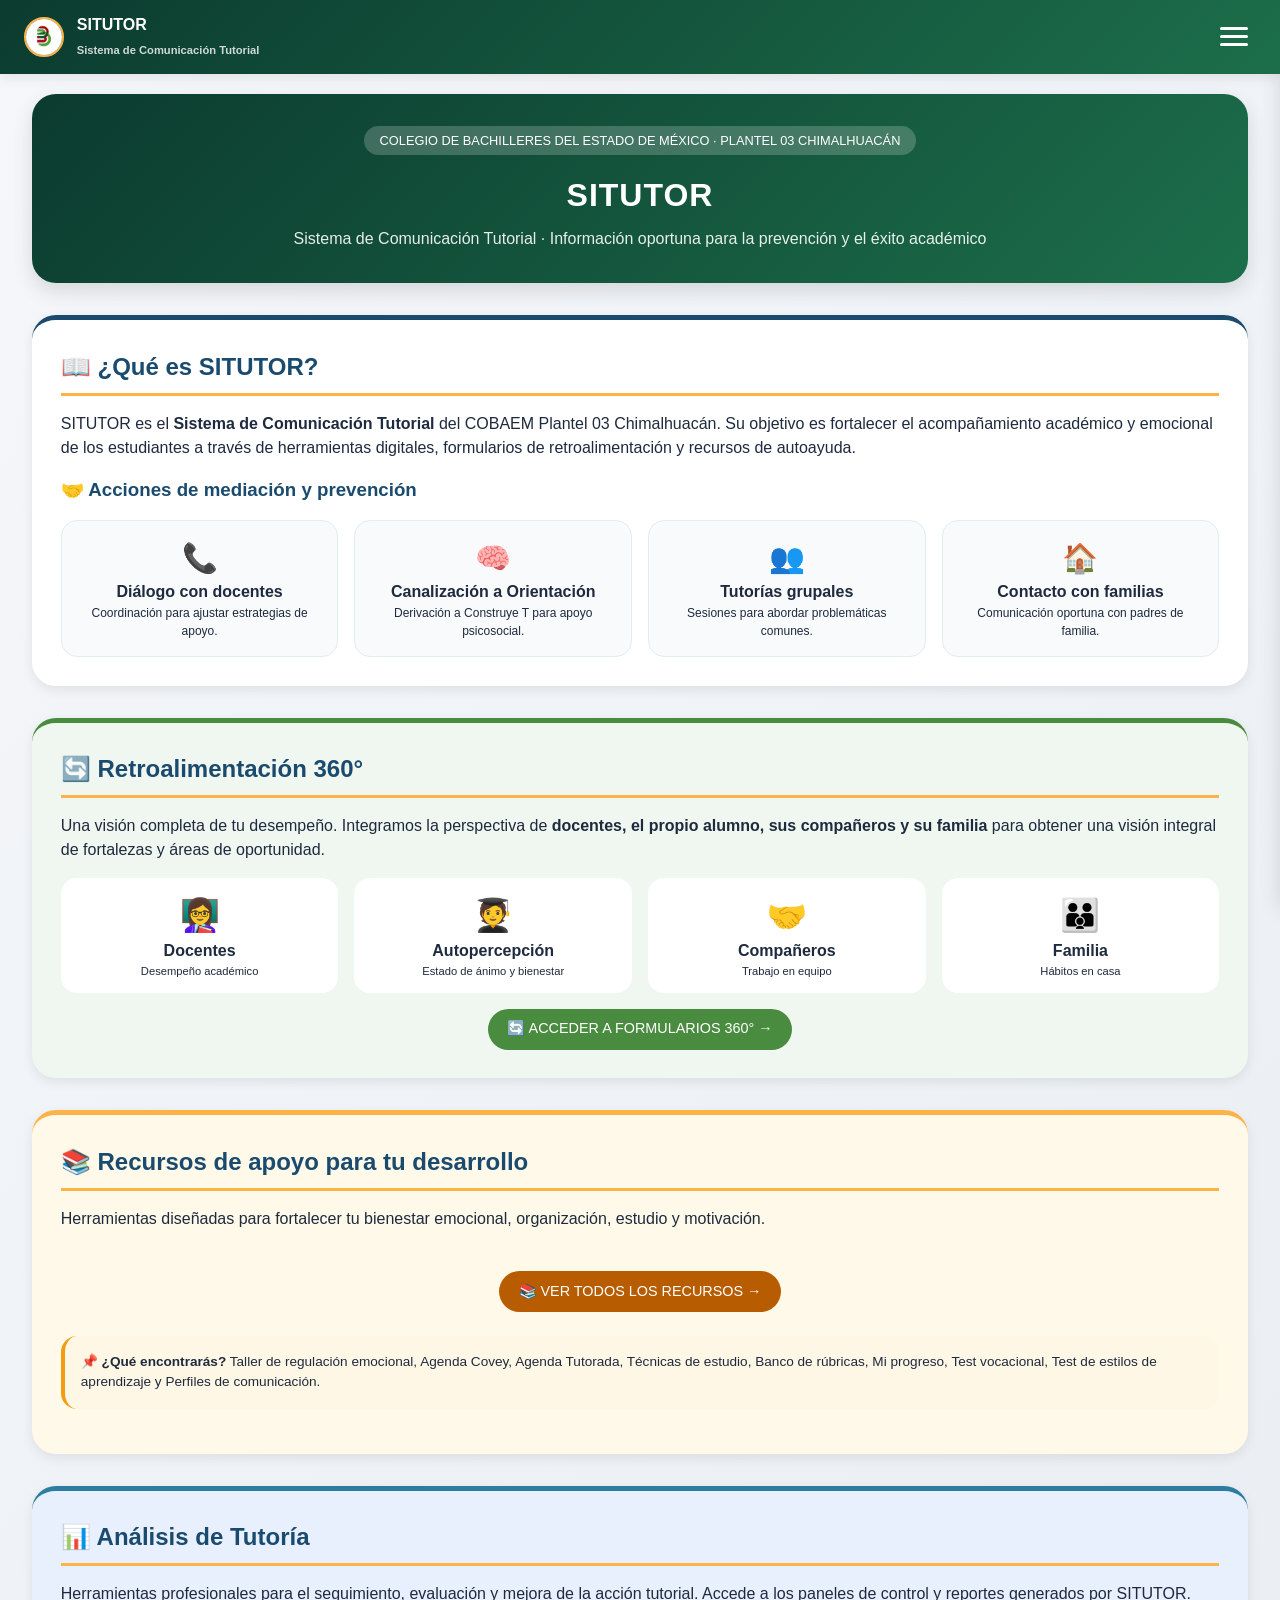
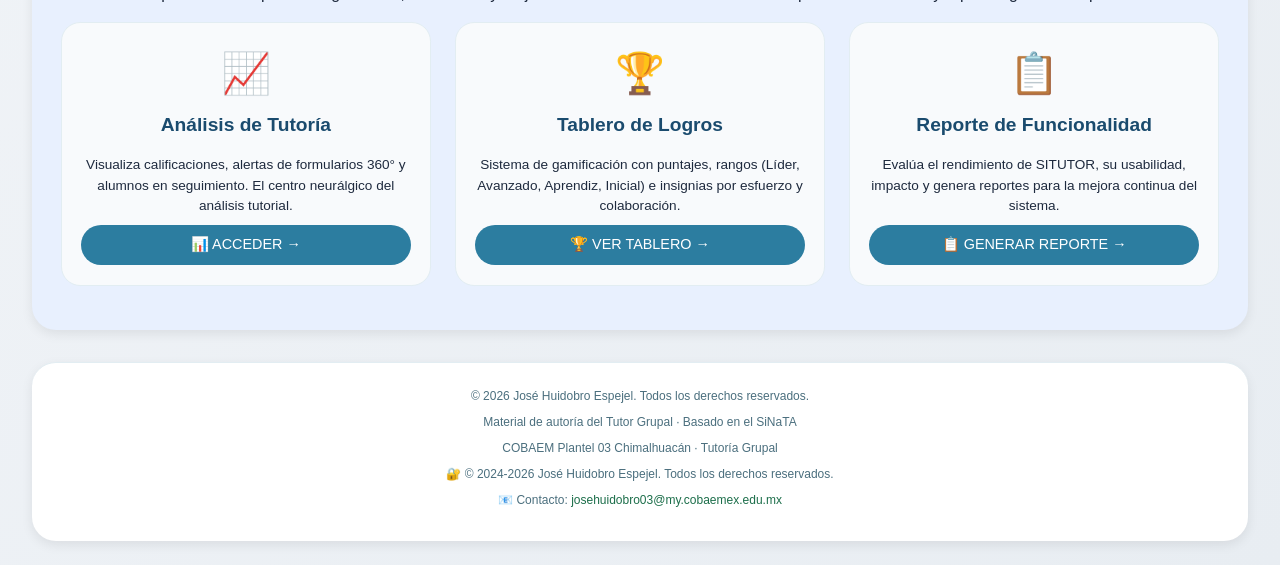
<file: index.html>
<!DOCTYPE html>
<html lang="es">
<head>
    <meta charset="UTF-8">
    <meta name="viewport" content="width=device-width, initial-scale=1.0, user-scalable=yes">
    <title>SITUTOR | Sistema de Comunicación Tutorial | COBAEM</title>
    
    <!-- Google tag (gtag.js) -->
    <script async src="https://www.googletagmanager.com/gtag/js?id=G-1RSFG49EQK"></script>
    <script>
        window.dataLayer = window.dataLayer || [];
        function gtag(){dataLayer.push(arguments);}
        gtag('js', new Date());
        gtag('config', 'G-1RSFG49EQK');
    </script>
    
    <!-- CSS externo común -->
    <link rel="stylesheet" href="situtor.css">
    
    <style>
        /* Colores de sección */
        .seccion-que-es { background: white; border-top: 5px solid #1a4b6e; }
        .seccion-360 { background: #f0f7f0; border-top: 5px solid #4a8c3f; }
        .seccion-recursos { background: #fef9e8; border-top: 5px solid #ffb347; }
        .seccion-analisis { background: #e8f0fe; border-top: 5px solid #2c7da0; }
        
        /* Contenedor de iconos de retroalimentación */
        .iconos-360 {
            display: flex;
            flex-wrap: wrap;
            gap: 1rem;
            margin: 1rem 0;
        }
        .icono-item {
            flex: 1;
            min-width: 200px;
            background: white;
            border-radius: 1rem;
            padding: 0.8rem;
            text-align: center;
        }
        .icono-item .emoji { font-size: 2rem; }
        
        /* Botón de acceso a recursos */
        .btn-acceso {
            background: #b85c00;
            margin-top: 1rem;
        }
    </style>
</head>
<body>
    <!-- MENÚ FIJO DE HAMBURGUESA -->
    <div class="menu-fijo">
        <div class="logo-menu">
            <img src="logo_tutor.png" alt="Logo" class="logo-menu-img" onerror="this.style.display='none'">
            <div class="logo-menu-text">SITUTOR<br><small>Sistema de Comunicación Tutorial</small></div>
        </div>
        <button class="hamburguesa" id="menuToggle"><span></span><span></span><span></span></button>
    </div>

    <div class="menu-panel" id="menuPanel">
        <ul>
            <li><a href="index.html">🏠 Inicio</a></li>
            <li><a href="retroalimentacion_360.html">🔄 Retroalimentación 360°</a></li>
            <li><a href="recursos_apoyo.html">📚 Recursos de apoyo</a></li>
            <li><a href="analisis_tutoria.html">📊 Análisis de Tutoría</a></li>
        </ul>
    </div>
    <div class="menu-overlay" id="menuOverlay"></div>

    <div class="container">
        <!-- HEADER PRINCIPAL -->
        <div class="header">
            <div class="school-badge">COLEGIO DE BACHILLERES DEL ESTADO DE MÉXICO · PLANTEL 03 CHIMALHUACÁN</div>
            <h1>SITUTOR</h1>
            <p>Sistema de Comunicación Tutorial · Información oportuna para la prevención y el éxito académico</p>
        </div>

        <!-- SECCIÓN 1: ¿QUÉ ES SITUTOR? + ACCIONES DE MEDIACIÓN -->
        <div id="seccion-que-es" class="seccion seccion-que-es">
            <h2>📖 ¿Qué es SITUTOR?</h2>
            <p style="margin-bottom: 1rem;">SITUTOR es el <strong>Sistema de Comunicación Tutorial</strong> del COBAEM Plantel 03 Chimalhuacán. Su objetivo es fortalecer el acompañamiento académico y emocional de los estudiantes a través de herramientas digitales, formularios de retroalimentación y recursos de autoayuda.</p>
            <h3 style="color: #1a4b6e; margin: 1rem 0 0.5rem;">🤝 Acciones de mediación y prevención</h3>
            <div class="grid-acciones">
                <div class="accion-item"><div class="icono">📞</div><strong>Diálogo con docentes</strong><p style="font-size: 0.75rem;">Coordinación para ajustar estrategias de apoyo.</p></div>
                <div class="accion-item"><div class="icono">🧠</div><strong>Canalización a Orientación</strong><p style="font-size: 0.75rem;">Derivación a Construye T para apoyo psicosocial.</p></div>
                <div class="accion-item"><div class="icono">👥</div><strong>Tutorías grupales</strong><p style="font-size: 0.75rem;">Sesiones para abordar problemáticas comunes.</p></div>
                <div class="accion-item"><div class="icono">🏠</div><strong>Contacto con familias</strong><p style="font-size: 0.75rem;">Comunicación oportuna con padres de familia.</p></div>
            </div>
        </div>

        <!-- SECCIÓN 2: RETROALIMENTACIÓN 360° -->
        <div id="seccion-360" class="seccion seccion-360">
            <h2>🔄 Retroalimentación 360°</h2>
            <p>Una visión completa de tu desempeño. Integramos la perspectiva de <strong>docentes, el propio alumno, sus compañeros y su familia</strong> para obtener una visión integral de fortalezas y áreas de oportunidad.</p>
            <div class="iconos-360">
                <div class="icono-item"><div class="emoji">👩‍🏫</div><strong>Docentes</strong><p style="font-size: 0.7rem;">Desempeño académico</p></div>
                <div class="icono-item"><div class="emoji">🧑‍🎓</div><strong>Autopercepción</strong><p style="font-size: 0.7rem;">Estado de ánimo y bienestar</p></div>
                <div class="icono-item"><div class="emoji">🤝</div><strong>Compañeros</strong><p style="font-size: 0.7rem;">Trabajo en equipo</p></div>
                <div class="icono-item"><div class="emoji">👪</div><strong>Familia</strong><p style="font-size: 0.7rem;">Hábitos en casa</p></div>
            </div>
            <div style="text-align: center;"><a href="retroalimentacion_360.html" class="btn btn-360">🔄 ACCEDER A FORMULARIOS 360° →</a></div>
        </div>

        <!-- SECCIÓN 3: RECURSOS DE APOYO -->
        <div id="seccion-recursos" class="seccion seccion-recursos">
            <h2>📚 Recursos de apoyo para tu desarrollo</h2>
            <p>Herramientas diseñadas para fortalecer tu bienestar emocional, organización, estudio y motivación.</p>
            <div style="text-align: center; margin: 1.5rem 0;">
                <a href="recursos_apoyo.html" class="btn btn-acceso">📚 VER TODOS LOS RECURSOS →</a>
            </div>
            <div class="warning-note" style="margin-top: 1rem;">
                <strong>📌 ¿Qué encontrarás?</strong> Taller de regulación emocional, Agenda Covey, Agenda Tutorada, Técnicas de estudio, Banco de rúbricas, Mi progreso, Test vocacional, Test de estilos de aprendizaje y Perfiles de comunicación.
            </div>
        </div>

        <!-- SECCIÓN 4: ANÁLISIS DE TUTORÍA -->
        <div id="seccion-analisis" class="seccion seccion-analisis">
            <h2>📊 Análisis de Tutoría</h2>
            <p>Herramientas profesionales para el seguimiento, evaluación y mejora de la acción tutorial. Accede a los paneles de control y reportes generados por SITUTOR.</p>
            <div class="analisis-grid">
                <div class="analisis-card protected" data-url="analisis_tutoria.html">
                    <div class="icono-analisis">📈</div>
                    <h3>Análisis de Tutoría</h3>
                    <p>Visualiza calificaciones, alertas de formularios 360° y alumnos en seguimiento. El centro neurálgico del análisis tutorial.</p>
                    <div class="btn" style="background: #2c7da0;">📊 ACCEDER →</div>
                </div>
                <div class="analisis-card protected" data-url="tablero_logros.html">
                    <div class="icono-analisis">🏆</div>
                    <h3>Tablero de Logros</h3>
                    <p>Sistema de gamificación con puntajes, rangos (Líder, Avanzado, Aprendiz, Inicial) e insignias por esfuerzo y colaboración.</p>
                    <div class="btn" style="background: #2c7da0;">🏆 VER TABLERO →</div>
                </div>
                <div class="analisis-card protected" data-url="reporte_funcionalidad_situtor.html">
                    <div class="icono-analisis">📋</div>
                    <h3>Reporte de Funcionalidad</h3>
                    <p>Evalúa el rendimiento de SITUTOR, su usabilidad, impacto y genera reportes para la mejora continua del sistema.</p>
                    <div class="btn" style="background: #2c7da0;">📋 GENERAR REPORTE →</div>
                </div>
            </div>
        </div>

        <!-- FOOTER -->
        <footer class="footer">
            <div class="footer-contenido">
                <p>© 2026 José Huidobro Espejel. Todos los derechos reservados.</p>
                <p>Material de autoría del Tutor Grupal · Basado en el SiNaTA</p>
                <p>COBAEM Plantel 03 Chimalhuacán · Tutoría Grupal</p>
                <p>🔐 © 2024-2026 José Huidobro Espejel. Todos los derechos reservados.</p>
                <p>📧 Contacto: <a href="mailto:josehuidobro03@my.cobaemex.edu.mx">josehuidobro03@my.cobaemex.edu.mx</a></p>
            </div>
        </footer>
    </div>

    <script>
        // Menú de hamburguesa
        const menuToggle = document.getElementById('menuToggle');
        const menuPanel = document.getElementById('menuPanel');
        const menuOverlay = document.getElementById('menuOverlay');
        function closeMenu() { menuPanel.classList.remove('open'); menuOverlay.classList.remove('active'); menuToggle.classList.remove('active'); }
        function openMenu() { menuPanel.classList.add('open'); menuOverlay.classList.add('active'); menuToggle.classList.add('active'); }
        menuToggle.addEventListener('click', () => { menuPanel.classList.contains('open') ? closeMenu() : openMenu(); });
        menuOverlay.addEventListener('click', closeMenu);

        // Navegación suave desde el menú
        document.querySelectorAll('.menu-panel a[href^="#"]').forEach(link => {
            link.addEventListener('click', (e) => {
                e.preventDefault();
                const targetId = link.getAttribute('href').substring(1);
                const target = document.getElementById(targetId);
                if (target) target.scrollIntoView({ behavior: 'smooth', block: 'start' });
                closeMenu();
            });
        });

        // Protección por contraseña para análisis
        const CONTRASENA = "qwepoi";
        function verificarContrasena(url) {
            const overlay = document.createElement('div');
            overlay.className = 'password-overlay';
            overlay.innerHTML = `
                <div class="password-modal">
                    <h3>🔐 Acceso restringido</h3>
                    <p>Esta sección es exclusiva para el Tutor Grupal.</p>
                    <input type="password" id="claveAcceso" placeholder="Contraseña" autofocus>
                    <button id="btnVerificarClave">Ingresar</button>
                    <div id="errorClave" class="error-msg"></div>
                    <hr style="margin: 1rem 0;">
                    <button id="btnCancelar" style="background:#94a3b8;">Cancelar</button>
                </div>
            `;
            document.body.appendChild(overlay);
            const input = document.getElementById('claveAcceso');
            const btnVerificar = document.getElementById('btnVerificarClave');
            const btnCancelar = document.getElementById('btnCancelar');
            const errorDiv = document.getElementById('errorClave');
            function verificar() {
                if (input.value === CONTRASENA) { overlay.remove(); window.location.href = url; }
                else { errorDiv.textContent = '❌ Contraseña incorrecta. Acceso denegado.'; input.value = ''; input.focus(); }
            }
            btnVerificar.addEventListener('click', verificar);
            btnCancelar.addEventListener('click', () => overlay.remove());
            input.addEventListener('keypress', (e) => { if (e.key === 'Enter') verificar(); });
            input.focus();
        }
        document.querySelectorAll('.analisis-card.protected').forEach(card => {
            const url = card.getAttribute('data-url');
            if (url) card.addEventListener('click', (e) => { if (e.target.classList.contains('btn')) e.stopPropagation(); verificarContrasena(url); });
        });
    </script>
</body>
</html>
</file>
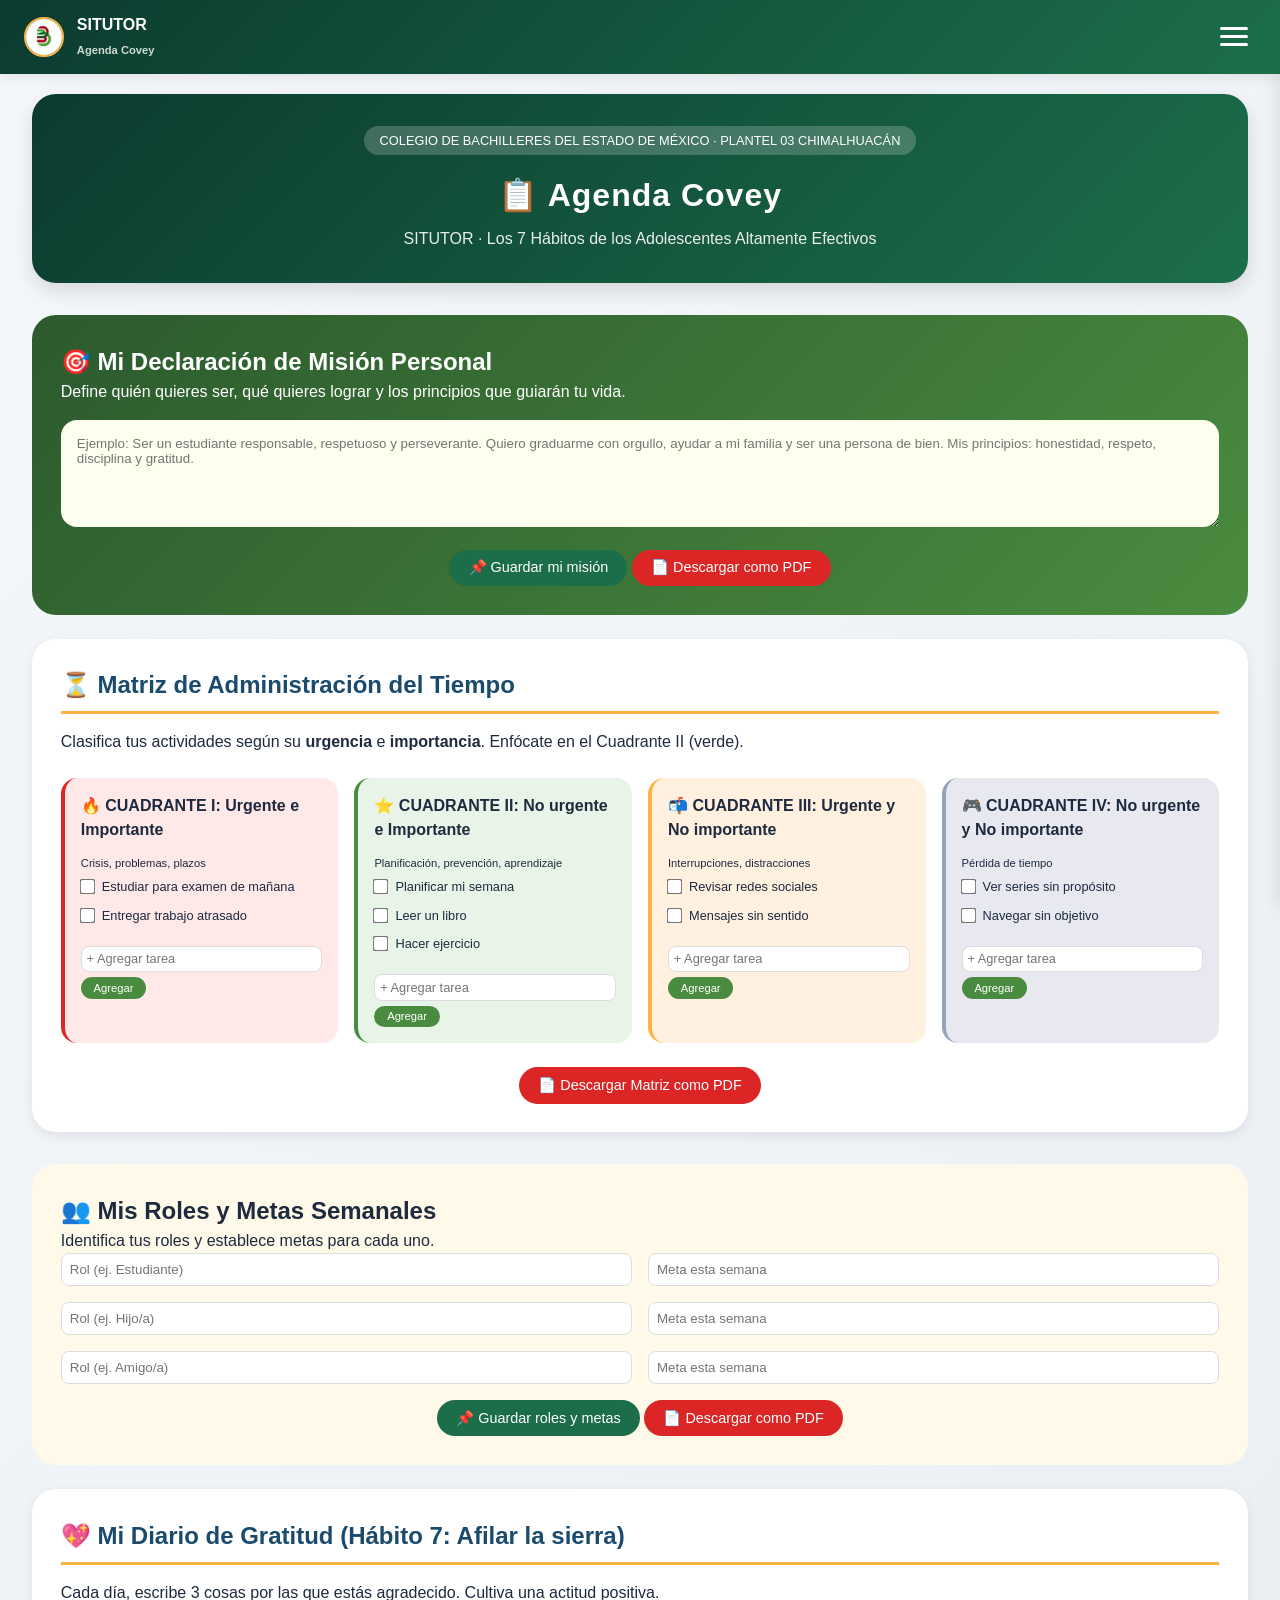
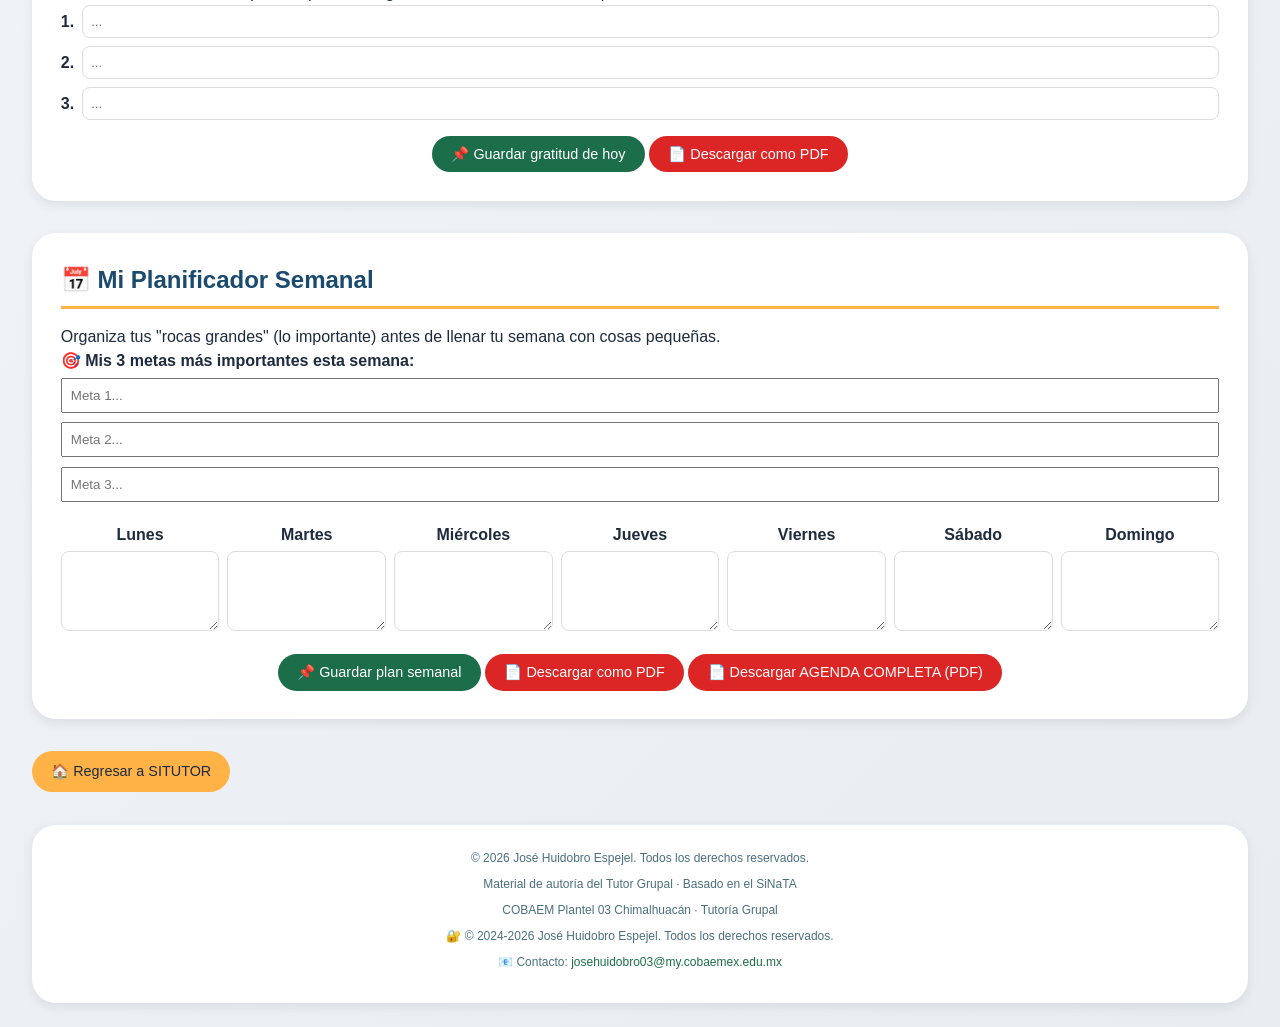
<file: agenda_covey.html>
<!DOCTYPE html>
<html lang="es">
<head>
    <meta charset="UTF-8">
    <meta name="viewport" content="width=device-width, initial-scale=1.0, user-scalable=yes">
    <title>SITUTOR | Agenda Covey | Los 7 Hábitos | COBAEM</title>
    
    <!-- CSS externo común -->
    <link rel="stylesheet" href="situtor.css">
    
    <!-- Estilos específicos de la agenda -->
    <style>
        /* Matriz de tiempo - 4 cuadrantes */
        .matriz-tiempo {
            display: grid;
            grid-template-columns: repeat(auto-fit, minmax(250px, 1fr));
            gap: 1rem;
            margin: 1.5rem 0;
        }

        .cuadrante {
            padding: 1rem;
            border-radius: 1rem;
            min-height: 220px;
        }

        .cuadrante h4 {
            margin-bottom: 0.8rem;
            font-size: 1rem;
        }

        .cuadrante ul {
            list-style: none;
            margin-bottom: 0.5rem;
        }

        .cuadrante li {
            font-size: 0.8rem;
            padding: 0.3rem 0;
            display: flex;
            align-items: center;
            gap: 0.5rem;
        }

        .cuadrante input[type="checkbox"] {
            transform: scale(1.2);
            cursor: pointer;
        }

        .cuadrante input[type="text"] {
            width: 100%;
            padding: 0.3rem;
            border: 1px solid #ddd;
            border-radius: 0.5rem;
            font-size: 0.8rem;
            margin-top: 0.5rem;
        }

        .cuadrante-i { background: #ffe8e8; border-left: 4px solid #dc2626; }
        .cuadrante-ii { background: #e8f4e8; border-left: 4px solid #4a8c3f; }
        .cuadrante-iii { background: #fff0e0; border-left: 4px solid #ffb347; }
        .cuadrante-iv { background: #e8e8f0; border-left: 4px solid #94a3b8; }

        /* Misión */
        .mision-section {
            background: linear-gradient(135deg, #2c5a2e 0%, #4a8c3f 100%);
            color: white;
            border-radius: 1.5rem;
            padding: 1.8rem;
            margin-bottom: 1.5rem;
        }

        .mision-section textarea {
            width: 100%;
            padding: 1rem;
            border-radius: 1rem;
            border: none;
            font-family: inherit;
            margin-top: 1rem;
            background: #fffff0;
            resize: vertical;
        }

        /* Roles */
        .roles-section {
            background: #fef9e8;
            border-radius: 1.5rem;
            padding: 1.8rem;
            margin-bottom: 1.5rem;
        }

        .rol-item {
            display: flex;
            gap: 1rem;
            margin-bottom: 1rem;
            flex-wrap: wrap;
        }

        .rol-item input {
            flex: 1;
            padding: 0.5rem;
            border: 1px solid #ddd;
            border-radius: 0.5rem;
        }

        /* Plan semanal */
        .plan-semanal-grid {
            display: grid;
            grid-template-columns: repeat(7, 1fr);
            gap: 0.5rem;
            margin-top: 1rem;
        }

        .plan-dia {
            text-align: center;
        }

        .plan-dia strong {
            display: block;
            margin-bottom: 0.3rem;
        }

        .plan-dia textarea {
            width: 100%;
            height: 80px;
            padding: 0.3rem;
            font-size: 0.7rem;
            border: 1px solid #ddd;
            border-radius: 0.5rem;
            resize: vertical;
        }

        /* Gratitud */
        .gratitud-item {
            display: flex;
            gap: 0.5rem;
            margin-bottom: 0.5rem;
            align-items: center;
        }

        .gratitud-item input {
            flex: 1;
            padding: 0.5rem;
            border: 1px solid #ddd;
            border-radius: 0.5rem;
        }

        /* Botón agregar */
        .btn-agregar {
            background: #4a8c3f;
            color: white;
            border: none;
            padding: 0.3rem 0.8rem;
            border-radius: 1rem;
            cursor: pointer;
            font-size: 0.7rem;
            margin-top: 0.3rem;
        }

        @media (max-width: 750px) {
            .plan-semanal-grid {
                grid-template-columns: repeat(2, 1fr);
            }
            .matriz-tiempo {
                grid-template-columns: 1fr;
            }
            .rol-item {
                flex-direction: column;
            }
        }
    </style>
</head>
<body>
    <!-- MENÚ FIJO DE HAMBURGUESA -->
    <div class="menu-fijo">
        <div class="logo-menu">
            <img src="logo_tutor.png" alt="Logo" class="logo-menu-img" onerror="this.style.display='none'">
            <div class="logo-menu-text">SITUTOR<br><small>Agenda Covey</small></div>
        </div>
        <button class="hamburguesa" id="menuToggle"><span></span><span></span><span></span></button>
    </div>

    <div class="menu-panel" id="menuPanel">
        <ul>
            <li><a href="index.html">🏠 Inicio</a></li>
            <li><a href="retroalimentacion_360.html">🔄 Retroalimentación 360°</a></li>
            <li><a href="index.html#seccion-recursos">📚 Recursos de apoyo</a></li>
            <li><a href="index.html#seccion-analisis">📊 Análisis de Tutoría</a></li>
        </ul>
    </div>
    <div class="menu-overlay" id="menuOverlay"></div>

    <div class="container">
        <!-- HEADER PRINCIPAL -->
        <div class="header">
            <div class="school-badge">COLEGIO DE BACHILLERES DEL ESTADO DE MÉXICO · PLANTEL 03 CHIMALHUACÁN</div>
            <h1>📋 Agenda Covey</h1>
            <p>SITUTOR · Los 7 Hábitos de los Adolescentes Altamente Efectivos</p>
        </div>

        <!-- MISIÓN PERSONAL -->
        <div class="mision-section">
            <h2 style="color:white; border-bottom-color:#ffb347;">🎯 Mi Declaración de Misión Personal</h2>
            <p style="color:white;">Define quién quieres ser, qué quieres lograr y los principios que guiarán tu vida.</p>
            <textarea id="misionTexto" rows="5" placeholder="Ejemplo: Ser un estudiante responsable, respetuoso y perseverante. Quiero graduarme con orgullo, ayudar a mi familia y ser una persona de bien. Mis principios: honestidad, respeto, disciplina y gratitud."></textarea>
            <div style="text-align: center; margin-top: 1rem;">
                <button class="btn btn-primary" onclick="guardarMision()">📌 Guardar mi misión</button>
                <button class="btn btn-pdf" onclick="generarPDF('mision')">📄 Descargar como PDF</button>
            </div>
        </div>

        <!-- MATRIZ DE TIEMPO (4 CUADRANTES) -->
        <div class="seccion">
            <h2>⏳ Matriz de Administración del Tiempo</h2>
            <p>Clasifica tus actividades según su <strong>urgencia</strong> e <strong>importancia</strong>. Enfócate en el Cuadrante II (verde).</p>
            
            <div class="matriz-tiempo">
                <div class="cuadrante cuadrante-i">
                    <h4>🔥 CUADRANTE I: Urgente e Importante</h4>
                    <p style="font-size:0.7rem;">Crisis, problemas, plazos</p>
                    <ul id="c1-lista">
                        <li><input type="checkbox"> Estudiar para examen de mañana</li>
                        <li><input type="checkbox"> Entregar trabajo atrasado</li>
                    </ul>
                    <input type="text" id="c1-nueva" placeholder="+ Agregar tarea">
                    <button class="btn-agregar" onclick="agregarTarea('c1-lista','c1-nueva')">Agregar</button>
                </div>
                <div class="cuadrante cuadrante-ii">
                    <h4>⭐ CUADRANTE II: No urgente e Importante</h4>
                    <p style="font-size:0.7rem;">Planificación, prevención, aprendizaje</p>
                    <ul id="c2-lista">
                        <li><input type="checkbox"> Planificar mi semana</li>
                        <li><input type="checkbox"> Leer un libro</li>
                        <li><input type="checkbox"> Hacer ejercicio</li>
                    </ul>
                    <input type="text" id="c2-nueva" placeholder="+ Agregar tarea">
                    <button class="btn-agregar" onclick="agregarTarea('c2-lista','c2-nueva')">Agregar</button>
                </div>
                <div class="cuadrante cuadrante-iii">
                    <h4>📬 CUADRANTE III: Urgente y No importante</h4>
                    <p style="font-size:0.7rem;">Interrupciones, distracciones</p>
                    <ul id="c3-lista">
                        <li><input type="checkbox"> Revisar redes sociales</li>
                        <li><input type="checkbox"> Mensajes sin sentido</li>
                    </ul>
                    <input type="text" id="c3-nueva" placeholder="+ Agregar tarea">
                    <button class="btn-agregar" onclick="agregarTarea('c3-lista','c3-nueva')">Agregar</button>
                </div>
                <div class="cuadrante cuadrante-iv">
                    <h4>🎮 CUADRANTE IV: No urgente y No importante</h4>
                    <p style="font-size:0.7rem;">Pérdida de tiempo</p>
                    <ul id="c4-lista">
                        <li><input type="checkbox"> Ver series sin propósito</li>
                        <li><input type="checkbox"> Navegar sin objetivo</li>
                    </ul>
                    <input type="text" id="c4-nueva" placeholder="+ Agregar tarea">
                    <button class="btn-agregar" onclick="agregarTarea('c4-lista','c4-nueva')">Agregar</button>
                </div>
            </div>
            <div style="text-align: center; margin-top: 1rem;">
                <button class="btn btn-pdf" onclick="generarPDF('matriz')">📄 Descargar Matriz como PDF</button>
            </div>
        </div>

        <!-- ROLES Y METAS -->
        <div class="roles-section">
            <h2>👥 Mis Roles y Metas Semanales</h2>
            <p>Identifica tus roles y establece metas para cada uno.</p>
            <div id="roles-container">
                <div class="rol-item"><input type="text" id="rol1" placeholder="Rol (ej. Estudiante)"><input type="text" id="meta1" placeholder="Meta esta semana"></div>
                <div class="rol-item"><input type="text" id="rol2" placeholder="Rol (ej. Hijo/a)"><input type="text" id="meta2" placeholder="Meta esta semana"></div>
                <div class="rol-item"><input type="text" id="rol3" placeholder="Rol (ej. Amigo/a)"><input type="text" id="meta3" placeholder="Meta esta semana"></div>
            </div>
            <div style="text-align: center;">
                <button class="btn btn-primary" onclick="guardarRoles()">📌 Guardar roles y metas</button>
                <button class="btn btn-pdf" onclick="generarPDF('roles')">📄 Descargar como PDF</button>
            </div>
        </div>

        <!-- DIARIO DE GRATITUD -->
        <div class="seccion">
            <h2>💖 Mi Diario de Gratitud (Hábito 7: Afilar la sierra)</h2>
            <p>Cada día, escribe 3 cosas por las que estás agradecido. Cultiva una actitud positiva.</p>
            <div class="gratitud-item"><strong>1.</strong> <input type="text" id="gratitud1" placeholder="..."></div>
            <div class="gratitud-item"><strong>2.</strong> <input type="text" id="gratitud2" placeholder="..."></div>
            <div class="gratitud-item"><strong>3.</strong> <input type="text" id="gratitud3" placeholder="..."></div>
            <div style="text-align: center; margin-top: 1rem;">
                <button class="btn btn-primary" onclick="guardarGratitud()">📌 Guardar gratitud de hoy</button>
                <button class="btn btn-pdf" onclick="generarPDF('gratitud')">📄 Descargar como PDF</button>
            </div>
        </div>

        <!-- PLANIFICADOR SEMANAL -->
        <div class="seccion">
            <h2>📅 Mi Planificador Semanal</h2>
            <p>Organiza tus "rocas grandes" (lo importante) antes de llenar tu semana con cosas pequeñas.</p>
            <div style="margin-bottom: 1rem;">
                <label><strong>🎯 Mis 3 metas más importantes esta semana:</strong></label>
                <input type="text" id="metaSemana1" style="width:100%; margin:0.3rem 0; padding:0.5rem;" placeholder="Meta 1...">
                <input type="text" id="metaSemana2" style="width:100%; margin:0.3rem 0; padding:0.5rem;" placeholder="Meta 2...">
                <input type="text" id="metaSemana3" style="width:100%; margin:0.3rem 0; padding:0.5rem;" placeholder="Meta 3...">
            </div>
            <div class="plan-semanal-grid">
                <div class="plan-dia"><strong>Lunes</strong><textarea id="lun" rows="3"></textarea></div>
                <div class="plan-dia"><strong>Martes</strong><textarea id="mar" rows="3"></textarea></div>
                <div class="plan-dia"><strong>Miércoles</strong><textarea id="mie" rows="3"></textarea></div>
                <div class="plan-dia"><strong>Jueves</strong><textarea id="jue" rows="3"></textarea></div>
                <div class="plan-dia"><strong>Viernes</strong><textarea id="vie" rows="3"></textarea></div>
                <div class="plan-dia"><strong>Sábado</strong><textarea id="sab" rows="3"></textarea></div>
                <div class="plan-dia"><strong>Domingo</strong><textarea id="dom" rows="3"></textarea></div>
            </div>
            <div style="text-align: center; margin-top: 1rem;">
                <button class="btn btn-primary" onclick="guardarPlanSemanal()">📌 Guardar plan semanal</button>
                <button class="btn btn-pdf" onclick="generarPDF('semanal')">📄 Descargar como PDF</button>
                <button class="btn btn-pdf" onclick="generarPDFCompleto()">📄 Descargar AGENDA COMPLETA (PDF)</button>
            </div>
        </div>

        <!-- BOTONES DE NAVEGACIÓN -->
        <div class="botonera">
            <a href="index.html" class="btn btn-regresar">🏠 Regresar a SITUTOR</a>
        </div>

        <!-- FOOTER -->
        <footer class="footer">
            <div class="footer-contenido">
                <p>© 2026 José Huidobro Espejel. Todos los derechos reservados.</p>
                <p>Material de autoría del Tutor Grupal · Basado en el SiNaTA</p>
                <p>COBAEM Plantel 03 Chimalhuacán · Tutoría Grupal</p>
                <p>🔐 © 2024-2026 José Huidobro Espejel. Todos los derechos reservados.</p>
                <p>📧 Contacto: <a href="mailto:josehuidobro03@my.cobaemex.edu.mx">josehuidobro03@my.cobaemex.edu.mx</a></p>
            </div>
        </footer>
    </div>

    <script>
        // Menú de hamburguesa
        const menuToggle = document.getElementById('menuToggle');
        const menuPanel = document.getElementById('menuPanel');
        const menuOverlay = document.getElementById('menuOverlay');
        function closeMenu() { menuPanel.classList.remove('open'); menuOverlay.classList.remove('active'); menuToggle.classList.remove('active'); }
        function openMenu() { menuPanel.classList.add('open'); menuOverlay.classList.add('active'); menuToggle.classList.add('active'); }
        menuToggle.addEventListener('click', () => { menuPanel.classList.contains('open') ? closeMenu() : openMenu(); });
        menuOverlay.addEventListener('click', closeMenu);

        // ==================== AGREGAR TAREAS A MATRIZ ====================
        function agregarTarea(listaId, inputId) {
            const input = document.getElementById(inputId);
            const texto = input.value.trim();
            if (texto === "") return;
            const lista = document.getElementById(listaId);
            const nuevoItem = document.createElement('li');
            nuevoItem.innerHTML = `<input type="checkbox"> ${texto}`;
            lista.appendChild(nuevoItem);
            input.value = "";
            guardarMatriz();
        }

        function guardarMatriz() {
            const data = {
                c1: document.getElementById('c1-lista').innerHTML,
                c2: document.getElementById('c2-lista').innerHTML,
                c3: document.getElementById('c3-lista').innerHTML,
                c4: document.getElementById('c4-lista').innerHTML
            };
            localStorage.setItem('situtorMatrizCovey', JSON.stringify(data));
        }

        function cargarMatriz() {
            const guardado = localStorage.getItem('situtorMatrizCovey');
            if (guardado) {
                const data = JSON.parse(guardado);
                document.getElementById('c1-lista').innerHTML = data.c1;
                document.getElementById('c2-lista').innerHTML = data.c2;
                document.getElementById('c3-lista').innerHTML = data.c3;
                document.getElementById('c4-lista').innerHTML = data.c4;
            }
        }

        // ==================== MISIÓN ====================
        function guardarMision() {
            localStorage.setItem('situtorMisionPersonal', document.getElementById('misionTexto').value);
            alert('✅ Misión guardada en SITUTOR');
        }
        function cargarMision() {
            const m = localStorage.getItem('situtorMisionPersonal');
            if (m) document.getElementById('misionTexto').value = m;
        }

        // ==================== ROLES ====================
        function guardarRoles() {
            for(let i=1;i<=3;i++) {
                localStorage.setItem(`situtorRol${i}`, document.getElementById(`rol${i}`).value);
                localStorage.setItem(`situtorMeta${i}`, document.getElementById(`meta${i}`).value);
            }
            alert('✅ Roles y metas guardados en SITUTOR');
        }
        function cargarRoles() {
            for(let i=1;i<=3;i++) {
                const r = localStorage.getItem(`situtorRol${i}`);
                const m = localStorage.getItem(`situtorMeta${i}`);
                if(r) document.getElementById(`rol${i}`).value = r;
                if(m) document.getElementById(`meta${i}`).value = m;
            }
        }

        // ==================== GRATITUD ====================
        function guardarGratitud() {
            for(let i=1;i<=3;i++) {
                localStorage.setItem(`situtorGratitud${i}`, document.getElementById(`gratitud${i}`).value);
            }
            alert('✅ Gratitud guardada en SITUTOR');
        }
        function cargarGratitud() {
            for(let i=1;i<=3;i++) {
                const g = localStorage.getItem(`situtorGratitud${i}`);
                if(g) document.getElementById(`gratitud${i}`).value = g;
            }
        }

        // ==================== PLAN SEMANAL ====================
        function guardarPlanSemanal() {
            for(let i=1;i<=3;i++) localStorage.setItem(`situtorMetaSemana${i}`, document.getElementById(`metaSemana${i}`).value);
            const dias = ['lun','mar','mie','jue','vie','sab','dom'];
            dias.forEach(d => localStorage.setItem(`situtorPlan_${d}`, document.getElementById(d).value));
            alert('✅ Plan semanal guardado en SITUTOR');
        }
        function cargarPlanSemanal() {
            for(let i=1;i<=3;i++) {
                const m = localStorage.getItem(`situtorMetaSemana${i}`);
                if(m) document.getElementById(`metaSemana${i}`).value = m;
            }
            const dias = ['lun','mar','mie','jue','vie','sab','dom'];
            dias.forEach(d => {
                const p = localStorage.getItem(`situtorPlan_${d}`);
                if(p) document.getElementById(d).value = p;
            });
        }

        // ==================== GENERAR PDF POR SECCIÓN ====================
        function generarPDF(seccion) {
            let contenido = '';
            const fecha = new Date().toLocaleDateString();
            let nombreAlumno = prompt("Escribe tu nombre para personalizar el PDF:", "Mi nombre");
            if (!nombreAlumno) nombreAlumno = "Estudiante";

            if (seccion === 'matriz') {
                contenido = document.querySelector('.matriz-tiempo').cloneNode(true);
                contenido = `<h2>⏳ Matriz de Tiempo</h2>${contenido.outerHTML}<p>💡 Enfócate en el Cuadrante II (verde): planificación, prevención y aprendizaje.</p>`;
            } else if (seccion === 'mision') {
                const mision = document.getElementById('misionTexto').value || 'No has escrito tu misión aún.';
                contenido = `<h2>🎯 Mi Declaración de Misión Personal</h2><div style="background:#f0f7f0; padding:1rem; border-radius:1rem;"><p>${mision.replace(/\n/g, '<br>')}</p></div>`;
            } else if (seccion === 'roles') {
                let rolesHtml = '<h2>👥 Mis Roles y Metas</h2><table border="1" cellpadding="8" style="border-collapse:collapse; width:100%;"><tr><th>Rol</th><th>Meta esta semana</th></tr>';
                for(let i=1;i<=3;i++) {
                    const rol = document.getElementById(`rol${i}`).value || '_________________';
                    const meta = document.getElementById(`meta${i}`).value || '_________________';
                    rolesHtml += `<tr><td>${rol}</td><td>${meta}</td></tr>`;
                }
                rolesHtml += '</table>';
                contenido = rolesHtml;
            } else if (seccion === 'gratitud') {
                const g1 = document.getElementById('gratitud1').value || '_________________';
                const g2 = document.getElementById('gratitud2').value || '_________________';
                const g3 = document.getElementById('gratitud3').value || '_________________';
                contenido = `<h2>💖 Mi Diario de Gratitud</h2><ul><li>${g1}</li><li>${g2}</li><li>${g3}</li></ul>`;
            } else if (seccion === 'semanal') {
                const meta1 = document.getElementById('metaSemana1').value || '';
                const meta2 = document.getElementById('metaSemana2').value || '';
                const meta3 = document.getElementById('metaSemana3').value || '';
                let planHtml = `<h2>📅 Mi Planificador Semanal</h2><h3>🎯 Metas de la semana:</h3><ul><li>${meta1}</li><li>${meta2}</li><li>${meta3}</li></ul><h3>📅 Plan día a día:</h3><table border="1" cellpadding="5" style="border-collapse:collapse; width:100%;">`;
                const dias = ['lun','mar','mie','jue','vie','sab','dom'];
                const nombres = ['Lunes','Martes','Miércoles','Jueves','Viernes','Sábado','Domingo'];
                for(let i=0;i<dias.length;i++) {
                    const texto = document.getElementById(dias[i]).value || '_________________';
                    planHtml += `<tr><td style="width:100px;"><strong>${nombres[i]}</strong></td><td>${texto.replace(/\n/g, '<br>')}</td></tr>`;
                }
                planHtml += '</table>';
                contenido = planHtml;
            }

            const htmlCompleto = `<!DOCTYPE html>
            <html><head><meta charset="UTF-8"><title>SITUTOR - ${nombreAlumno}</title>
            <style>
                body { font-family: 'Segoe UI', Arial, sans-serif; margin: 2rem; }
                h1, h2 { color: #1a4b6e; }
                .header-pdf { text-align: center; margin-bottom: 2rem; }
                .footer-pdf { text-align: center; margin-top: 2rem; font-size: 0.7rem; border-top: 1px solid #ccc; padding-top: 1rem; }
                .cuadrante { padding: 0.5rem; margin-bottom: 1rem; border-radius: 0.5rem; }
                .cuadrante-i { background: #ffe8e8; }
                .cuadrante-ii { background: #e8f4e8; }
                .cuadrante-iii { background: #fff0e0; }
                .cuadrante-iv { background: #e8e8f0; }
                table { width: 100%; border-collapse: collapse; }
                th, td { border: 1px solid #cbd5e1; padding: 0.5rem; }
            </style>
            </head>
            <body>
            <div class="header-pdf"><h1>📋 SITUTOR - Agenda Covey</h1><p><strong>Alumno/a:</strong> ${nombreAlumno}</p><p><strong>Fecha:</strong> ${fecha}</p><p>COBAEM Plantel 03 Chimalhuacán · Tutor: José Huidobro Espejel</p></div>
            ${contenido}
            <div class="footer-pdf">
                <p>© 2026 José Huidobro Espejel. Todos los derechos reservados.</p>
                <p>Material de autoría del Tutor Grupal · Basado en el SiNaTA</p>
                <p>COBAEM Plantel 03 Chimalhuacán · Tutoría Grupal</p>
                <p>🔐 © 2024-2026 José Huidobro Espejel. Todos los derechos reservados.</p>
            </div>
            </body></html>`;

            const ventana = window.open('', '_blank');
            if (!ventana) { alert('❌ Permite ventanas emergentes'); return; }
            ventana.document.write(htmlCompleto);
            ventana.document.close();
            setTimeout(() => { ventana.print(); }, 500);
        }

        function generarPDFCompleto() {
            const fecha = new Date().toLocaleDateString();
            let nombreAlumno = prompt("Escribe tu nombre para personalizar el PDF:", "Mi nombre");
            if (!nombreAlumno) nombreAlumno = "Estudiante";
            
            const matrizHTML = document.querySelector('.matriz-tiempo').cloneNode(true).outerHTML;
            const mision = document.getElementById('misionTexto').value || 'No definida';
            let rolesHtml = '<table border="1" cellpadding="8" style="border-collapse:collapse; width:100%;"><tr><th>Rol</th><th>Meta</th><tr>';
            for(let i=1;i<=3;i++) {
                rolesHtml += `<tr><td>${document.getElementById(`rol${i}`).value || '___'}</td><td>${document.getElementById(`meta${i}`).value || '___'}</td></tr>`;
            }
            rolesHtml += '</table>';
            const g1 = document.getElementById('gratitud1').value || '___';
            const g2 = document.getElementById('gratitud2').value || '___';
            const g3 = document.getElementById('gratitud3').value || '___';
            const meta1 = document.getElementById('metaSemana1').value || '';
            const meta2 = document.getElementById('metaSemana2').value || '';
            const meta3 = document.getElementById('metaSemana3').value || '';
            
            let planHtml = `<h3>Metas:</h3><ul><li>${meta1}</li><li>${meta2}</li><li>${meta3}</li></ul><h3>Plan diario:</h3><ul>`;
            const dias = ['lun','mar','mie','jue','vie','sab','dom'];
            const nombres = ['Lunes','Martes','Miércoles','Jueves','Viernes','Sábado','Domingo'];
            for(let i=0;i<dias.length;i++) {
                planHtml += `<li><strong>${nombres[i]}:</strong> ${document.getElementById(dias[i]).value || '___'}</li>`;
            }
            planHtml += '</ul>';
            
            const htmlCompleto = `<!DOCTYPE html>
            <html><head><meta charset="UTF-8"><title>SITUTOR Agenda Completa</title>
            <style>body{font-family:'Segoe UI',Arial;margin:2rem;} h1{color:#1a4b6e;text-align:center;}</style>
            </head><body>
            <h1>📋 SITUTOR - Agenda Covey</h1>
            <p><strong>Alumno:</strong> ${nombreAlumno}</p><p><strong>Fecha:</strong> ${fecha}</p>
            <h2>🎯 Mi Misión</h2><p>${mision.replace(/\n/g, '<br>')}</p>
            <h2>⏳ Matriz de Tiempo</h2>${matrizHTML}
            <h2>👥 Roles y Metas</h2>${rolesHtml}
            <h2>💖 Diario de Gratitud</h2><ul><li>${g1}</li><li>${g2}</li><li>${g3}</li></ul>
            <h2>📅 Planificador Semanal</h2>${planHtml}
            <div class="footer-pdf" style="text-align:center; margin-top:2rem;">
                <p>© 2026 José Huidobro Espejel. Todos los derechos reservados.</p>
                <p>Material de autoría del Tutor Grupal · Basado en el SiNaTA</p>
                <p>COBAEM Plantel 03 Chimalhuacán · Tutoría Grupal</p>
                <p>🔐 © 2024-2026 José Huidobro Espejel. Todos los derechos reservados.</p>
            </div>
            </body></html>`;
            
            const ventana = window.open('', '_blank');
            if (!ventana) { alert('❌ Permite ventanas emergentes'); return; }
            ventana.document.write(htmlCompleto);
            ventana.document.close();
            setTimeout(() => { ventana.print(); }, 500);
        }

        // ==================== AUTO GUARDADO Y CARGA INICIAL ====================
        function setupAutoSave() {
            const cuadrantes = ['c1-lista', 'c2-lista', 'c3-lista', 'c4-lista'];
            cuadrantes.forEach(c => {
                const observer = new MutationObserver(() => guardarMatriz());
                observer.observe(document.getElementById(c), { childList: true, subtree: true });
            });
        }

        cargarMatriz();
        cargarMision();
        cargarRoles();
        cargarGratitud();
        cargarPlanSemanal();
        setupAutoSave();
    </script>
</body>
</html>
</file>
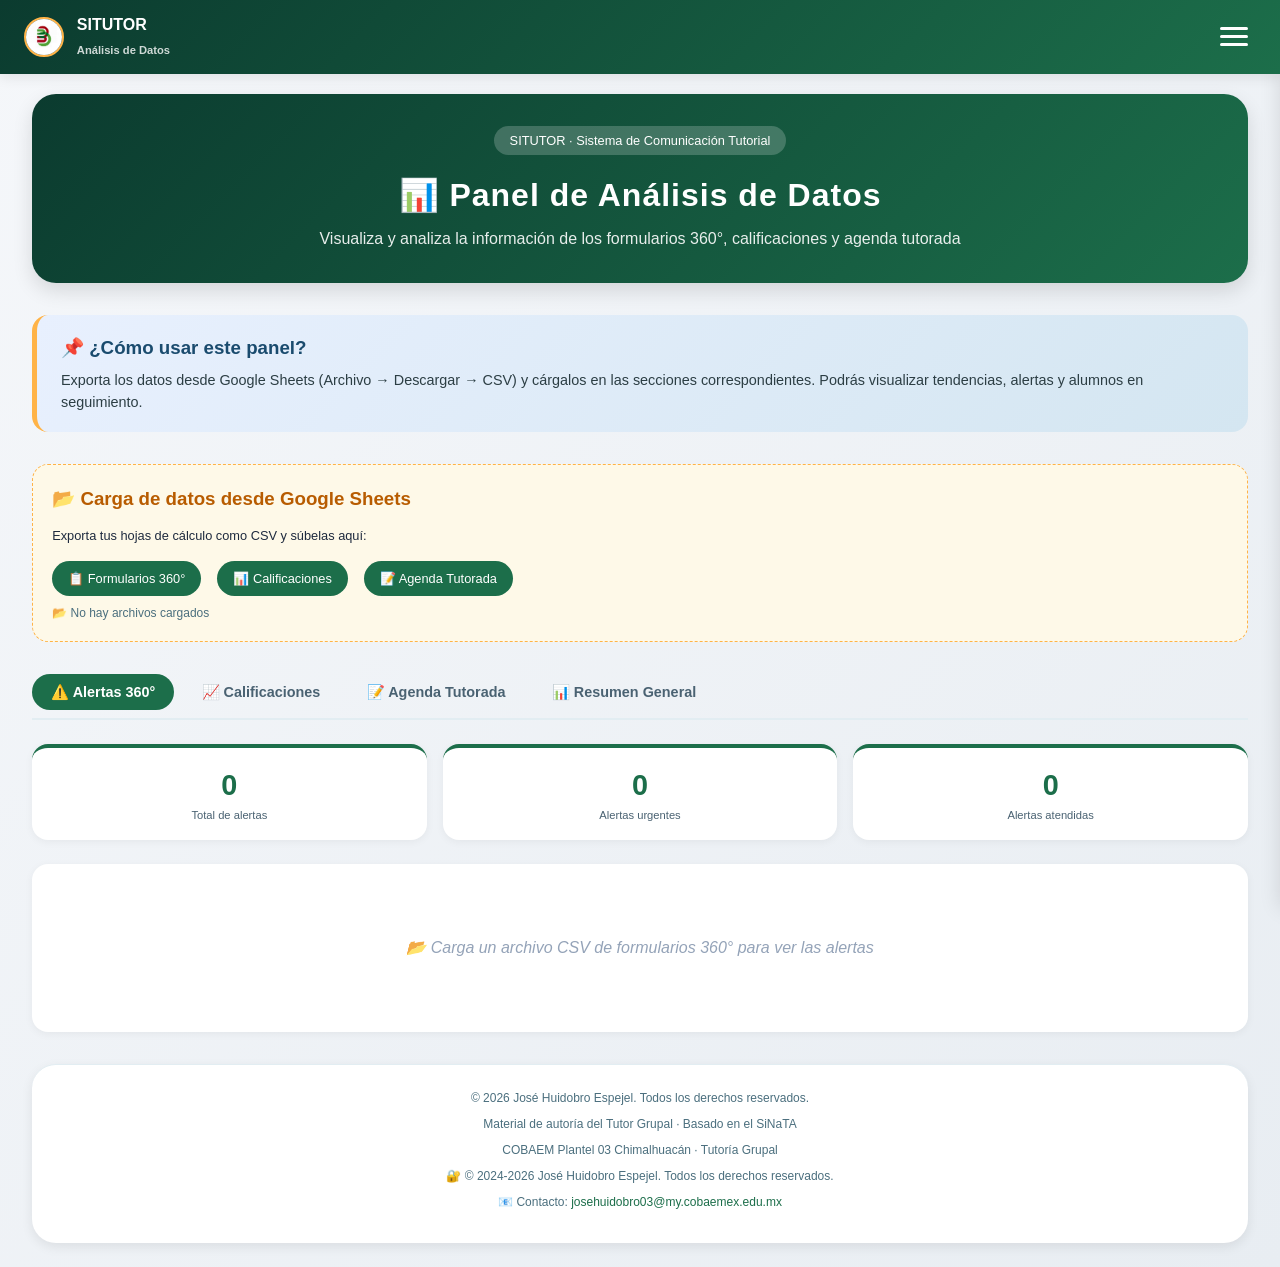
<file: analisis_tutoria.html>
<!DOCTYPE html>
<html lang="es">
<head>
    <meta charset="UTF-8">
    <meta name="viewport" content="width=device-width, initial-scale=1.0, user-scalable=yes">
    <title>SITUTOR | Análisis de Datos | Panel de Control | COBAEM</title>
    
    <!-- CSS externo común -->
    <link rel="stylesheet" href="situtor.css">
    
    <style>
        /* Estilos específicos del panel de análisis */
        .panel-bienvenida {
            background: linear-gradient(135deg, #e8f0fe 0%, #d4e6f1 100%);
            border-radius: 1rem;
            padding: 1.2rem 1.5rem;
            margin-bottom: 2rem;
            border-left: 5px solid #ffb347;
        }
        
        .panel-bienvenida h3 {
            color: #1a4b6e;
            margin-bottom: 0.5rem;
        }
        
        .panel-bienvenida p {
            color: #2c3e44;
            font-size: 0.9rem;
        }
        
        /* Sección de carga de archivos */
        .carga-section {
            background: #fef9e8;
            border-radius: 1rem;
            padding: 1.2rem;
            margin-bottom: 2rem;
            border: 1px dashed #ffb347;
        }
        
        .carga-section h3 {
            color: #b85c00;
            margin-bottom: 0.8rem;
            display: flex;
            align-items: center;
            gap: 0.5rem;
        }
        
        .carga-botones {
            display: flex;
            flex-wrap: wrap;
            gap: 1rem;
            margin-top: 1rem;
        }
        
        .btn-carga {
            background: #1c6e4a;
            color: white;
            padding: 0.5rem 1rem;
            border-radius: 2rem;
            cursor: pointer;
            font-weight: 500;
            border: none;
            font-size: 0.8rem;
        }
        
        .btn-carga:hover {
            background: #0f553b;
        }
        
        .file-info {
            font-size: 0.75rem;
            color: #4b6f7e;
            margin-top: 0.5rem;
        }
        
        /* Pestañas */
        .tabs {
            display: flex;
            flex-wrap: wrap;
            gap: 0.5rem;
            margin-bottom: 1.5rem;
            border-bottom: 2px solid #e2edf2;
            padding-bottom: 0.5rem;
        }
        
        .tab-btn {
            background: none;
            border: none;
            padding: 0.6rem 1.2rem;
            font-size: 0.9rem;
            font-weight: 600;
            cursor: pointer;
            border-radius: 2rem;
            transition: all 0.2s;
            color: #4a6272;
        }
        
        .tab-btn:hover {
            background: #eef2f5;
        }
        
        .tab-btn.active {
            background: #1c6e4a;
            color: white;
        }
        
        .tab-content {
            display: none;
        }
        
        .tab-content.active {
            display: block;
        }
        
        /* Tablas de datos */
        .tabla-container {
            overflow-x: auto;
            margin-top: 1rem;
            background: white;
            border-radius: 1rem;
            padding: 0.5rem;
            box-shadow: 0 2px 8px rgba(0,0,0,0.05);
        }
        
        .data-table {
            width: 100%;
            border-collapse: collapse;
            font-size: 0.75rem;
        }
        
        .data-table th,
        .data-table td {
            border: 1px solid #e2edf2;
            padding: 0.6rem;
            text-align: left;
            vertical-align: top;
        }
        
        .data-table th {
            background: #eef2f5;
            font-weight: 600;
            color: #1a4b6e;
            position: sticky;
            top: 0;
        }
        
        .data-table tr:hover {
            background: #f0f7f0;
        }
        
        /* Tarjetas de resumen */
        .resumen-cards {
            display: grid;
            grid-template-columns: repeat(auto-fit, minmax(200px, 1fr));
            gap: 1rem;
            margin-bottom: 1.5rem;
        }
        
        .resumen-card {
            background: white;
            border-radius: 1rem;
            padding: 1rem;
            text-align: center;
            box-shadow: 0 2px 8px rgba(0,0,0,0.05);
            border-top: 4px solid #1c6e4a;
        }
        
        .resumen-card .numero {
            font-size: 1.8rem;
            font-weight: 700;
            color: #1c6e4a;
        }
        
        .resumen-card .label {
            font-size: 0.7rem;
            color: #4a6272;
        }
        
        .sin-datos {
            text-align: center;
            padding: 2rem;
            color: #94a3b8;
            font-style: italic;
        }
        
        .badge-alerta {
            display: inline-block;
            padding: 0.2rem 0.5rem;
            border-radius: 1rem;
            font-size: 0.65rem;
            font-weight: 600;
        }
        
        .alerta-roja { background: #ffe8e8; color: #dc2626; }
        .alerta-naranja { background: #fff0e0; color: #f39c12; }
        .alerta-verde { background: #e8f4e8; color: #4a8c3f; }
        
        @media (max-width: 750px) {
            .tab-btn {
                padding: 0.4rem 0.8rem;
                font-size: 0.75rem;
            }
        }
    </style>
</head>
<body>
    <!-- MENÚ FIJO DE HAMBURGUESA -->
    <div class="menu-fijo">
        <div class="logo-menu">
            <img src="logo_tutor.png" alt="Logo" class="logo-menu-img" onerror="this.style.display='none'">
            <div class="logo-menu-text">SITUTOR<br><small>Análisis de Datos</small></div>
        </div>
        <button class="hamburguesa" id="menuToggle"><span></span><span></span><span></span></button>
    </div>

    <div class="menu-panel" id="menuPanel">
        <ul>
            <li><a href="index.html">🏠 Inicio</a></li>
            <li><a href="retroalimentacion_360.html">🔄 Retroalimentación 360°</a></li>
            <li><a href="index.html#seccion-recursos">📚 Recursos de apoyo</a></li>
            <li><a href="analisis_tutoria.html">📊 Análisis de Datos</a></li>
        </ul>
    </div>
    <div class="menu-overlay" id="menuOverlay"></div>

    <div class="container">
        <!-- HEADER PRINCIPAL -->
        <div class="header">
            <div class="school-badge">SITUTOR · Sistema de Comunicación Tutorial</div>
            <h1>📊 Panel de Análisis de Datos</h1>
            <p>Visualiza y analiza la información de los formularios 360°, calificaciones y agenda tutorada</p>
        </div>

        <!-- Panel de bienvenida -->
        <div class="panel-bienvenida">
            <h3>📌 ¿Cómo usar este panel?</h3>
            <p>Exporta los datos desde Google Sheets (Archivo → Descargar → CSV) y cárgalos en las secciones correspondientes. Podrás visualizar tendencias, alertas y alumnos en seguimiento.</p>
        </div>

        <!-- Sección de carga de archivos -->
        <div class="carga-section">
            <h3>📂 Carga de datos desde Google Sheets</h3>
            <p style="font-size:0.8rem; margin-bottom:0.5rem;">Exporta tus hojas de cálculo como CSV y súbelas aquí:</p>
            <div class="carga-botones">
                <label class="btn-carga">
                    📋 Formularios 360° <input type="file" id="fileFormularios" accept=".csv" style="display:none;">
                </label>
                <label class="btn-carga">
                    📊 Calificaciones <input type="file" id="fileCalificaciones" accept=".csv" style="display:none;">
                </label>
                <label class="btn-carga">
                    📝 Agenda Tutorada <input type="file" id="fileAgenda" accept=".csv" style="display:none;">
                </label>
            </div>
            <div class="file-info" id="fileInfo"></div>
        </div>

        <!-- Pestañas de visualización -->
        <div class="tabs">
            <button class="tab-btn active" data-tab="tab-alertas">⚠️ Alertas 360°</button>
            <button class="tab-btn" data-tab="tab-calificaciones">📈 Calificaciones</button>
            <button class="tab-btn" data-tab="tab-agenda">📝 Agenda Tutorada</button>
            <button class="tab-btn" data-tab="tab-resumen">📊 Resumen General</button>
        </div>

        <!-- Tab: Alertas 360° -->
        <div id="tab-alertas" class="tab-content active">
            <div class="resumen-cards">
                <div class="resumen-card">
                    <div class="numero" id="totalAlertas">0</div>
                    <div class="label">Total de alertas</div>
                </div>
                <div class="resumen-card">
                    <div class="numero" id="alertasUrgentes">0</div>
                    <div class="label">Alertas urgentes</div>
                </div>
                <div class="resumen-card">
                    <div class="numero" id="alertasAtendidas">0</div>
                    <div class="label">Alertas atendidas</div>
                </div>
            </div>
            <div class="tabla-container">
                <div id="alertasTabla" class="sin-datos">📂 Carga un archivo CSV de formularios 360° para ver las alertas</div>
            </div>
        </div>

        <!-- Tab: Calificaciones -->
        <div id="tab-calificaciones" class="tab-content">
            <div class="resumen-cards">
                <div class="resumen-card">
                    <div class="numero" id="promedioGrupo">-</div>
                    <div class="label">Promedio del grupo</div>
                </div>
                <div class="resumen-card">
                    <div class="numero" id="aprobados">-</div>
                    <div class="label">Alumnos aprobados</div>
                </div>
                <div class="resumen-card">
                    <div class="numero" id="riesgo">-</div>
                    <div class="label">En riesgo (&lt;6.0)</div>
                </div>
            </div>
            <div class="tabla-container">
                <div id="calificacionesTabla" class="sin-datos">📂 Carga un archivo CSV de calificaciones para ver el análisis</div>
            </div>
        </div>

        <!-- Tab: Agenda Tutorada -->
        <div id="tab-agenda" class="tab-content">
            <div class="resumen-cards">
                <div class="resumen-card">
                    <div class="numero" id="totalActividades">0</div>
                    <div class="label">Actividades registradas</div>
                </div>
                <div class="resumen-card">
                    <div class="numero" id="actividadesConfusion">0</div>
                    <div class="label">Con confusión reportada</div>
                </div>
                <div class="resumen-card">
                    <div class="numero" id="actividadesCompletadas">0</div>
                    <div class="label">Completadas</div>
                </div>
            </div>
            <div class="tabla-container">
                <div id="agendaTabla" class="sin-datos">📂 Carga un archivo CSV de la agenda tutorada para ver las actividades</div>
            </div>
        </div>

        <!-- Tab: Resumen General -->
        <div id="tab-resumen" class="tab-content">
            <div class="tabla-container">
                <div id="resumenGeneral" class="sin-datos">📂 Carga los archivos CSV para generar un resumen integrado</div>
            </div>
        </div>

        <!-- FOOTER -->
        <footer class="footer">
            <div class="footer-contenido">
                <p>© 2026 José Huidobro Espejel. Todos los derechos reservados.</p>
                <p>Material de autoría del Tutor Grupal · Basado en el SiNaTA</p>
                <p>COBAEM Plantel 03 Chimalhuacán · Tutoría Grupal</p>
                <p>🔐 © 2024-2026 José Huidobro Espejel. Todos los derechos reservados.</p>
                <p>📧 Contacto: <a href="mailto:josehuidobro03@my.cobaemex.edu.mx">josehuidobro03@my.cobaemex.edu.mx</a></p>
            </div>
        </footer>
    </div>

    <script>
        // Menú de hamburguesa
        const menuToggle = document.getElementById('menuToggle');
        const menuPanel = document.getElementById('menuPanel');
        const menuOverlay = document.getElementById('menuOverlay');
        function closeMenu() { menuPanel.classList.remove('open'); menuOverlay.classList.remove('active'); menuToggle.classList.remove('active'); }
        function openMenu() { menuPanel.classList.add('open'); menuOverlay.classList.add('active'); menuToggle.classList.add('active'); }
        menuToggle.addEventListener('click', () => { menuPanel.classList.contains('open') ? closeMenu() : openMenu(); });
        menuOverlay.addEventListener('click', closeMenu);

        // Pestañas
        document.querySelectorAll('.tab-btn').forEach(btn => {
            btn.addEventListener('click', () => {
                document.querySelectorAll('.tab-btn').forEach(b => b.classList.remove('active'));
                document.querySelectorAll('.tab-content').forEach(t => t.classList.remove('active'));
                btn.classList.add('active');
                document.getElementById(btn.dataset.tab).classList.add('active');
            });
        });

        // Almacenamiento de datos
        let datosFormularios = [];
        let datosCalificaciones = [];
        let datosAgenda = [];

        // Función para actualizar la vista
        function actualizarVistas() {
            actualizarAlertas();
            actualizarCalificaciones();
            actualizarAgenda();
            actualizarResumenGeneral();
            actualizarInfoArchivos();
        }

        function actualizarInfoArchivos() {
            const info = [];
            if (datosFormularios.length) info.push(`✅ Formularios 360°: ${datosFormularios.length} registros`);
            if (datosCalificaciones.length) info.push(`✅ Calificaciones: ${datosCalificaciones.length} registros`);
            if (datosAgenda.length) info.push(`✅ Agenda Tutorada: ${datosAgenda.length} registros`);
            document.getElementById('fileInfo').innerHTML = info.join(' · ') || '📂 No hay archivos cargados';
        }

        function actualizarAlertas() {
            const container = document.getElementById('alertasTabla');
            if (!datosFormularios.length) {
                container.innerHTML = '<div class="sin-datos">📂 Carga un archivo CSV de formularios 360° para ver las alertas</div>';
                document.getElementById('totalAlertas').innerText = '0';
                document.getElementById('alertasUrgentes').innerText = '0';
                document.getElementById('alertasAtendidas').innerText = '0';
                return;
            }

            // Detectar columnas de alertas
            const muestra = datosFormularios[0];
            const tieneEstado = Object.keys(muestra).some(k => k.toLowerCase().includes('estado'));
            const tieneAlerta = Object.keys(muestra).some(k => k.toLowerCase().includes('alerta') || k.toLowerCase().includes('observacion'));
            
            let urgentes = 0;
            let atendidas = 0;
            
            const html = `
                <table class="data-table">
                    <thead>
                        <tr>
                            <th>Fecha</th>
                            <th>Alumno</th>
                            <th>Fuente</th>
                            <th>Alerta / Observación</th>
                            <th>Estado</th>
                        </tr>
                    </thead>
                    <tbody>
                        ${datosFormularios.slice(0, 100).map(row => {
                            let fecha = row.fecha || row.FECHA || row.Fecha || row['Marca temporal'] || '';
                            let alumno = row.alumno || row.Alumno || row.NOMBRE || row.nombre || '';
                            let fuente = row.fuente || row.Fuente || row['rol'] || row.Rol || '';
                            let alerta = row.alerta || row.Alerta || row.observacion || row.Observacion || row['¿Qué ocurre?'] || '';
                            let estado = row.estado || row.Estado || '';
                            
                            if (alerta && alerta.toLowerCase().includes('urgente')) urgentes++;
                            if (estado && estado.toLowerCase().includes('atendido')) atendidas++;
                            
                            const estadoClass = estado === 'Atendido' ? 'alerta-verde' : (estado === 'Pendiente' ? 'alerta-roja' : 'alerta-naranja');
                            
                            return `<tr>
                                <td>${fecha.substring(0, 10) || '-'}</td>
                                <td>${alumno}</td>
                                <td>${fuente}</td>
                                <td>${alerta}</td>
                                <td><span class="badge-alerta ${estadoClass}">${estado || 'Pendiente'}</span></td>
                            </tr>`;
                        }).join('')}
                    </tbody>
                </table>
                ${datosFormularios.length > 100 ? '<p style="font-size:0.7rem; margin-top:0.5rem;">📌 Mostrando los primeros 100 registros</p>' : ''}
            `;
            container.innerHTML = html;
            document.getElementById('totalAlertas').innerText = datosFormularios.length;
            document.getElementById('alertasUrgentes').innerText = urgentes;
            document.getElementById('alertasAtendidas').innerText = atendidas;
        }

        function actualizarCalificaciones() {
            const container = document.getElementById('calificacionesTabla');
            if (!datosCalificaciones.length) {
                container.innerHTML = '<div class="sin-datos">📂 Carga un archivo CSV de calificaciones para ver el análisis</div>';
                document.getElementById('promedioGrupo').innerText = '-';
                document.getElementById('aprobados').innerText = '-';
                document.getElementById('riesgo').innerText = '-';
                return;
            }

            // Intentar detectar columnas de calificaciones
            let promedios = [];
            let aprobados = 0;
            let enRiesgo = 0;
            
            datosCalificaciones.forEach(row => {
                let promedio = null;
                for (let key in row) {
                    if (key.toLowerCase().includes('promedio') || key.toLowerCase().includes('calif')) {
                        promedio = parseFloat(row[key]);
                        break;
                    }
                }
                if (promedio && !isNaN(promedio)) {
                    promedios.push(promedio);
                    if (promedio >= 6) aprobados++;
                    if (promedio < 6) enRiesgo++;
                }
            });
            
            const promedioGrupo = promedios.length ? (promedios.reduce((a,b) => a+b,0) / promedios.length).toFixed(1) : '-';
            
            document.getElementById('promedioGrupo').innerText = promedioGrupo;
            document.getElementById('aprobados').innerText = aprobados;
            document.getElementById('riesgo').innerText = enRiesgo;
            
            // Mostrar tabla de calificaciones
            const headers = Object.keys(datosCalificaciones[0]);
            const html = `
                <table class="data-table">
                    <thead>
                        <tr>${headers.map(h => `<th>${h}</th>`).join('')}</tr>
                    </thead>
                    <tbody>
                        ${datosCalificaciones.slice(0, 50).map(row => `
                            <tr>${headers.map(h => `<td>${row[h] || '-'}</td>`).join('')}</tr>
                        `).join('')}
                    </tbody>
                </table>
                ${datosCalificaciones.length > 50 ? '<p style="font-size:0.7rem; margin-top:0.5rem;">📌 Mostrando los primeros 50 registros</p>' : ''}
            `;
            container.innerHTML = html;
        }

        function actualizarAgenda() {
            const container = document.getElementById('agendaTabla');
            if (!datosAgenda.length) {
                container.innerHTML = '<div class="sin-datos">📂 Carga un archivo CSV de la agenda tutorada para ver las actividades</div>';
                document.getElementById('totalActividades').innerText = '0';
                document.getElementById('actividadesConfusion').innerText = '0';
                document.getElementById('actividadesCompletadas').innerText = '0';
                return;
            }

            let conConfusion = 0;
            let completadas = 0;
            
            datosAgenda.forEach(row => {
                let confusion = '';
                let estado = '';
                for (let key in row) {
                    if (key.toLowerCase().includes('confusion') || key.toLowerCase().includes('duda')) confusion = row[key];
                    if (key.toLowerCase().includes('estado')) estado = row[key];
                }
                if (confusion && confusion.trim()) conConfusion++;
                if (estado && estado.toLowerCase().includes('complet')) completadas++;
            });
            
            document.getElementById('totalActividades').innerText = datosAgenda.length;
            document.getElementById('actividadesConfusion').innerText = conConfusion;
            document.getElementById('actividadesCompletadas').innerText = completadas;
            
            const headers = Object.keys(datosAgenda[0]);
            const html = `
                <table class="data-table">
                    <thead>
                        <tr>${headers.map(h => `<th>${h}</th>`).join('')}</tr>
                    </thead>
                    <tbody>
                        ${datosAgenda.slice(0, 50).map(row => `
                            <tr>${headers.map(h => `<td>${row[h] || '-'}</td>`).join('')}</tr>
                        `).join('')}
                    </tbody>
                </table>
                ${datosAgenda.length > 50 ? '<p style="font-size:0.7rem; margin-top:0.5rem;">📌 Mostrando los primeros 50 registros</p>' : ''}
            `;
            container.innerHTML = html;
        }

        function actualizarResumenGeneral() {
            const container = document.getElementById('resumenGeneral');
            const resumen = [];
            
            if (datosFormularios.length) {
                resumen.push(`<h3 style="color:#1a4b6e;">📋 Formularios 360°</h3>`);
                resumen.push(`<p>Total de registros: <strong>${datosFormularios.length}</strong></p>`);
                const fechas = datosFormularios.map(r => r.fecha || r.FECHA || r.Fecha || '').filter(f => f);
                if (fechas.length) {
                    resumen.push(`<p>Rango de fechas: ${fechas.sort()[0]} a ${fechas.sort()[fechas.length-1]}</p>`);
                }
            }
            
            if (datosCalificaciones.length) {
                resumen.push(`<h3 style="color:#1a4b6e; margin-top:1rem;">📈 Calificaciones</h3>`);
                resumen.push(`<p>Total de registros: <strong>${datosCalificaciones.length}</strong></p>`);
            }
            
            if (datosAgenda.length) {
                resumen.push(`<h3 style="color:#1a4b6e; margin-top:1rem;">📝 Agenda Tutorada</h3>`);
                resumen.push(`<p>Total de actividades: <strong>${datosAgenda.length}</strong></p>`);
            }
            
            if (!datosFormularios.length && !datosCalificaciones.length && !datosAgenda.length) {
                container.innerHTML = '<div class="sin-datos">📂 Carga los archivos CSV para generar un resumen integrado</div>';
                return;
            }
            
            container.innerHTML = `<div style="padding:0.5rem;">${resumen.join('')}<p style="margin-top:1rem;">💡 Para un análisis más detallado, explora las pestañas individuales.</p></div>`;
        }

        // Procesar archivo CSV
        function procesarCSV(file, callback) {
            const reader = new FileReader();
            reader.onload = function(e) {
                const text = e.target.result;
                const lines = text.split('\n');
                const headers = lines[0].split(',').map(h => h.replace(/["']/g, '').trim());
                const data = [];
                for (let i = 1; i < lines.length; i++) {
                    if (!lines[i].trim()) continue;
                    const values = lines[i].split(',').map(v => v.replace(/["']/g, '').trim());
                    const row = {};
                    headers.forEach((h, idx) => { row[h] = values[idx] || ''; });
                    data.push(row);
                }
                callback(data);
            };
            reader.readAsText(file, 'UTF-8');
        }

        // Eventos de carga de archivos
        document.getElementById('fileFormularios').addEventListener('change', (e) => {
            if (e.target.files[0]) procesarCSV(e.target.files[0], (data) => {
                datosFormularios = data;
                actualizarVistas();
            });
        });
        
        document.getElementById('fileCalificaciones').addEventListener('change', (e) => {
            if (e.target.files[0]) procesarCSV(e.target.files[0], (data) => {
                datosCalificaciones = data;
                actualizarVistas();
            });
        });
        
        document.getElementById('fileAgenda').addEventListener('change', (e) => {
            if (e.target.files[0]) procesarCSV(e.target.files[0], (data) => {
                datosAgenda = data;
                actualizarVistas();
            });
        });
        
        // Inicializar
        actualizarVistas();
    </script>
</body>
</html>
</file>
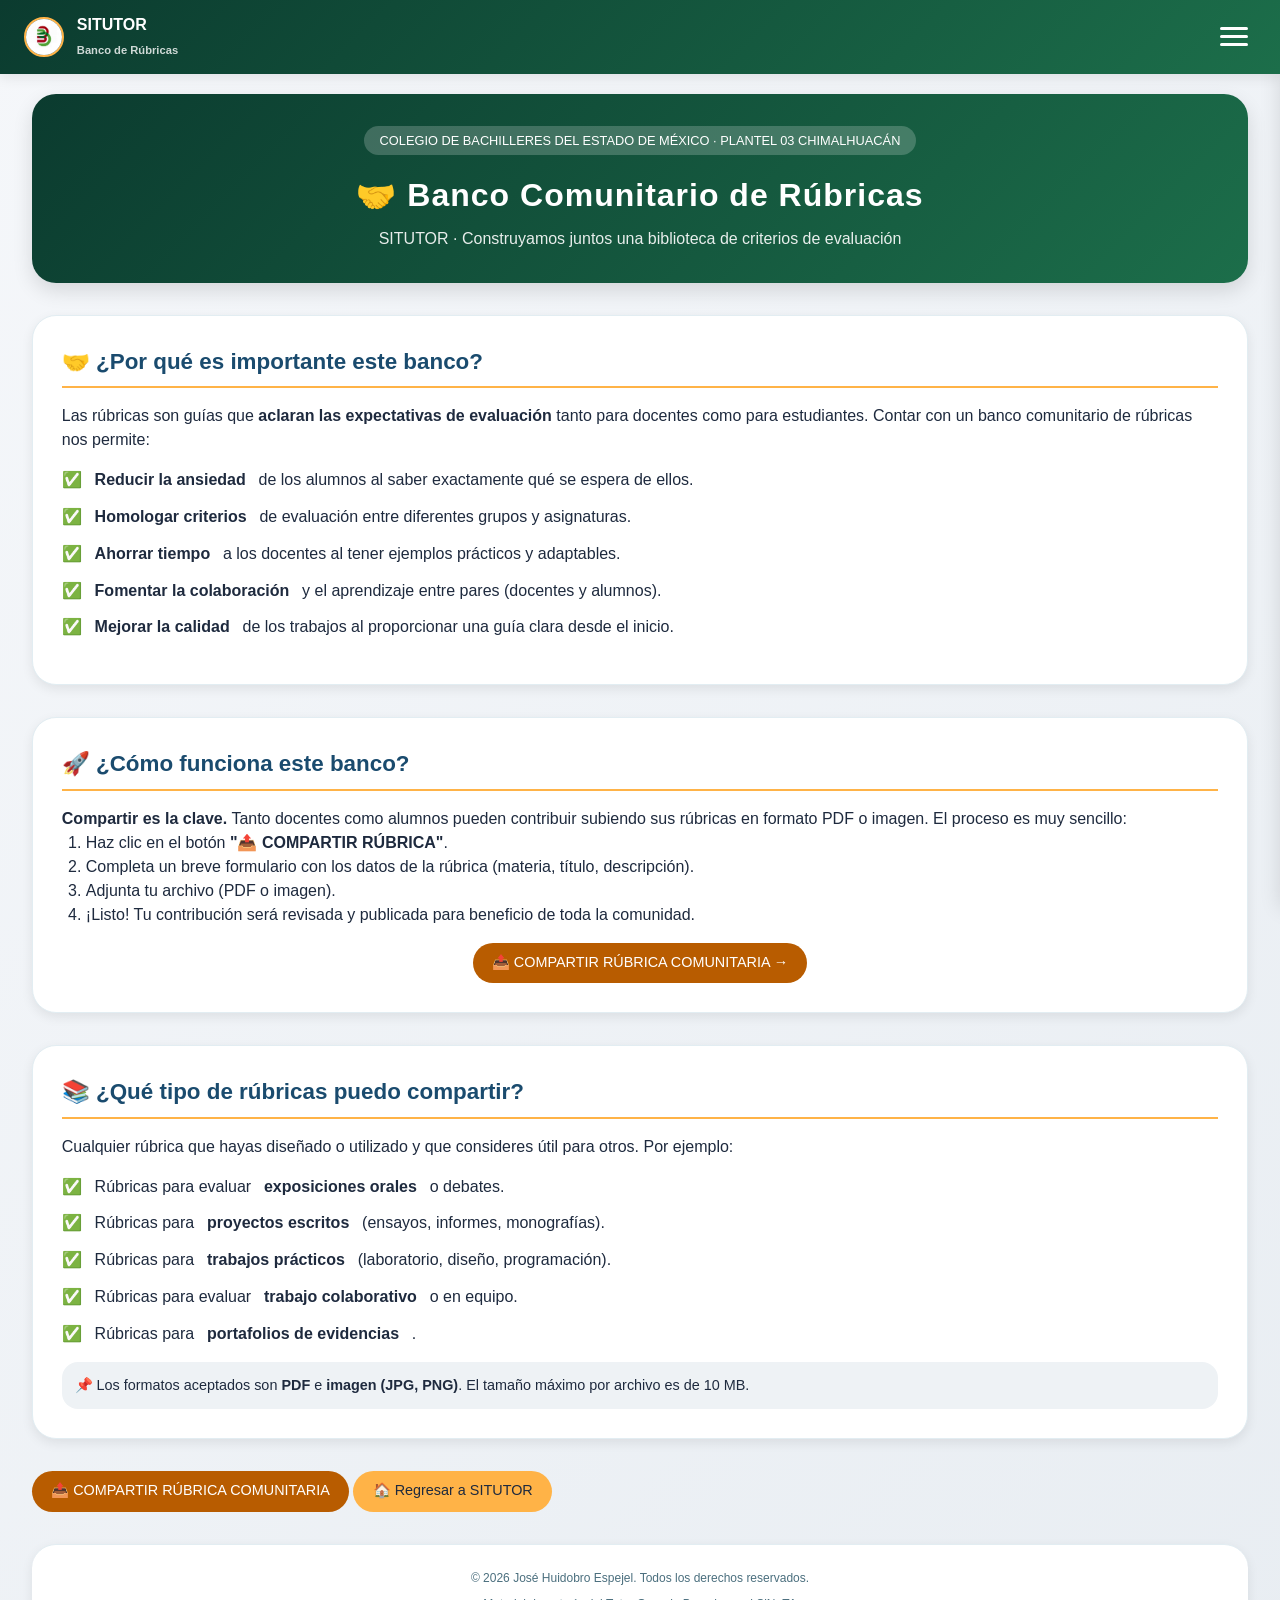
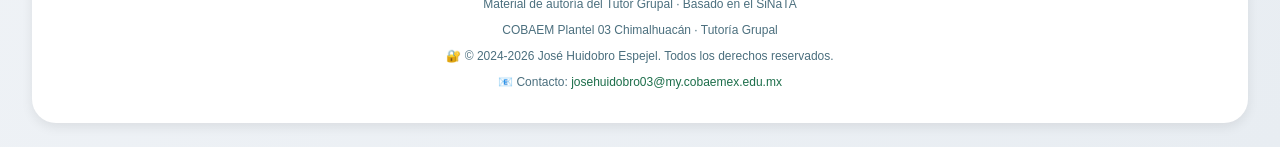
<file: banco_rubricas.html>
<!DOCTYPE html>
<html lang="es">
<head>
    <meta charset="UTF-8">
    <meta name="viewport" content="width=device-width, initial-scale=1.0, user-scalable=yes">
    <title>SITUTOR | Banco Comunitario de Rúbricas | COBAEM</title>
    
    <!-- CSS externo común -->
    <link rel="stylesheet" href="situtor.css">
    
    <!-- Estilos específicos de la página comunitaria -->
    <style>
        .seccion-informativa {
            background: white;
            border-radius: 1.5rem;
            padding: 1.8rem;
            margin-bottom: 2rem;
            box-shadow: 0 4px 12px rgba(0,0,0,0.08);
            border: 1px solid #e2edf2;
        }
        .seccion-informativa h2 {
            color: #1a4b6e;
            font-size: 1.4rem;
            margin-bottom: 1rem;
            display: flex;
            align-items: center;
            gap: 0.5rem;
            border-bottom: 2px solid #ffb347;
            padding-bottom: 0.5rem;
        }
        .beneficios-lista {
            list-style: none;
            margin: 1rem 0;
        }
        .beneficios-lista li {
            margin-bottom: 0.8rem;
            display: flex;
            align-items: center;
            gap: 0.8rem;
            font-size: 1rem;
        }
        .beneficios-lista li::before {
            content: "✅";
            color: #4a8c3f;
            font-weight: bold;
        }
        .btn-compartir {
            background: #b85c00;
        }
        .btn-compartir:hover {
            background: #8c4500;
        }
    </style>
</head>
<body>
    <!-- MENÚ FIJO DE HAMBURGUESA -->
    <div class="menu-fijo">
        <div class="logo-menu">
            <img src="logo_tutor.png" alt="Logo" class="logo-menu-img" onerror="this.style.display='none'">
            <div class="logo-menu-text">SITUTOR<br><small>Banco de Rúbricas</small></div>
        </div>
        <button class="hamburguesa" id="menuToggle"><span></span><span></span><span></span></button>
    </div>

    <div class="menu-panel" id="menuPanel">
        <ul>
            <li><a href="index.html">🏠 Inicio</a></li>
            <li><a href="retroalimentacion_360.html">🔄 Retroalimentación 360°</a></li>
            <li><a href="index.html#seccion-recursos">📚 Recursos de apoyo</a></li>
            <li><a href="index.html#seccion-analisis">📊 Análisis de Tutoría</a></li>
        </ul>
    </div>
    <div class="menu-overlay" id="menuOverlay"></div>

    <div class="container">
        <!-- HEADER PRINCIPAL -->
        <div class="header">
            <div class="school-badge">COLEGIO DE BACHILLERES DEL ESTADO DE MÉXICO · PLANTEL 03 CHIMALHUACÁN</div>
            <h1>🤝 Banco Comunitario de Rúbricas</h1>
            <p>SITUTOR · Construyamos juntos una biblioteca de criterios de evaluación</p>
        </div>

        <!-- SECCIÓN 1: ¿POR QUÉ COMPARTIR RÚBRICAS? -->
        <div class="seccion-informativa">
            <h2>🤝 ¿Por qué es importante este banco?</h2>
            <p>Las rúbricas son guías que <strong>aclaran las expectativas de evaluación</strong> tanto para docentes como para estudiantes. Contar con un banco comunitario de rúbricas nos permite:</p>
            <ul class="beneficios-lista">
                <li><strong>Reducir la ansiedad</strong> de los alumnos al saber exactamente qué se espera de ellos.</li>
                <li><strong>Homologar criterios</strong> de evaluación entre diferentes grupos y asignaturas.</li>
                <li><strong>Ahorrar tiempo</strong> a los docentes al tener ejemplos prácticos y adaptables.</li>
                <li><strong>Fomentar la colaboración</strong> y el aprendizaje entre pares (docentes y alumnos).</li>
                <li><strong>Mejorar la calidad</strong> de los trabajos al proporcionar una guía clara desde el inicio.</li>
            </ul>
        </div>

        <!-- SECCIÓN 2: ¿CÓMO FUNCIONA? -->
        <div class="seccion-informativa">
            <h2>🚀 ¿Cómo funciona este banco?</h2>
            <p><strong>Compartir es la clave.</strong> Tanto docentes como alumnos pueden contribuir subiendo sus rúbricas en formato PDF o imagen. El proceso es muy sencillo:</p>
            <ol style="margin-left: 1.5rem; margin-bottom: 1rem;">
                <li>Haz clic en el botón <strong>"📤 COMPARTIR RÚBRICA"</strong>.</li>
                <li>Completa un breve formulario con los datos de la rúbrica (materia, título, descripción).</li>
                <li>Adjunta tu archivo (PDF o imagen).</li>
                <li>¡Listo! Tu contribución será revisada y publicada para beneficio de toda la comunidad.</li>
            </ol>
            <div style="text-align: center;">
                <a href="https://forms.gle/YgVUkfZWa3yRX4Pf9" class="btn btn-compartir" target="_blank" rel="noopener noreferrer">
                    📤 COMPARTIR RÚBRICA COMUNITARIA →
                </a>
            </div>
        </div>

        <!-- SECCIÓN 3: TIPOS DE RÚBRICAS QUE PUEDES COMPARTIR -->
        <div class="seccion-informativa">
            <h2>📚 ¿Qué tipo de rúbricas puedo compartir?</h2>
            <p>Cualquier rúbrica que hayas diseñado o utilizado y que consideres útil para otros. Por ejemplo:</p>
            <ul class="beneficios-lista">
                <li>Rúbricas para evaluar <strong>exposiciones orales</strong> o debates.</li>
                <li>Rúbricas para <strong>proyectos escritos</strong> (ensayos, informes, monografías).</li>
                <li>Rúbricas para <strong>trabajos prácticos</strong> (laboratorio, diseño, programación).</li>
                <li>Rúbricas para evaluar <strong>trabajo colaborativo</strong> o en equipo.</li>
                <li>Rúbricas para <strong>portafolios de evidencias</strong>.</li>
            </ul>
            <p style="font-size:0.9rem; background:#eef2f5; padding:0.8rem; border-radius:1rem;">📌 Los formatos aceptados son <strong>PDF</strong> e <strong>imagen (JPG, PNG)</strong>. El tamaño máximo por archivo es de 10 MB.</p>
        </div>

        <!-- BOTONES DE ACCIÓN -->
        <div class="botonera">
            <a href="https://forms.gle/YgVUkfZWa3yRX4Pf9" class="btn btn-compartir" target="_blank" rel="noopener noreferrer">
                📤 COMPARTIR RÚBRICA COMUNITARIA
            </a>
            <a href="index.html" class="btn btn-regresar">
                🏠 Regresar a SITUTOR
            </a>
        </div>

        <!-- FOOTER -->
        <footer class="footer">
            <div class="footer-contenido">
                <p>© 2026 José Huidobro Espejel. Todos los derechos reservados.</p>
                <p>Material de autoría del Tutor Grupal · Basado en el SiNaTA</p>
                <p>COBAEM Plantel 03 Chimalhuacán · Tutoría Grupal</p>
                <p>🔐 © 2024-2026 José Huidobro Espejel. Todos los derechos reservados.</p>
                <p>📧 Contacto: <a href="mailto:josehuidobro03@my.cobaemex.edu.mx">josehuidobro03@my.cobaemex.edu.mx</a></p>
            </div>
        </footer>
    </div>

    <script>
        // Menú de hamburguesa
        const menuToggle = document.getElementById('menuToggle');
        const menuPanel = document.getElementById('menuPanel');
        const menuOverlay = document.getElementById('menuOverlay');
        function closeMenu() { menuPanel.classList.remove('open'); menuOverlay.classList.remove('active'); menuToggle.classList.remove('active'); }
        function openMenu() { menuPanel.classList.add('open'); menuOverlay.classList.add('active'); menuToggle.classList.add('active'); }
        menuToggle.addEventListener('click', () => { menuPanel.classList.contains('open') ? closeMenu() : openMenu(); });
        menuOverlay.addEventListener('click', closeMenu);
    </script>
</body>
</html>
</file>
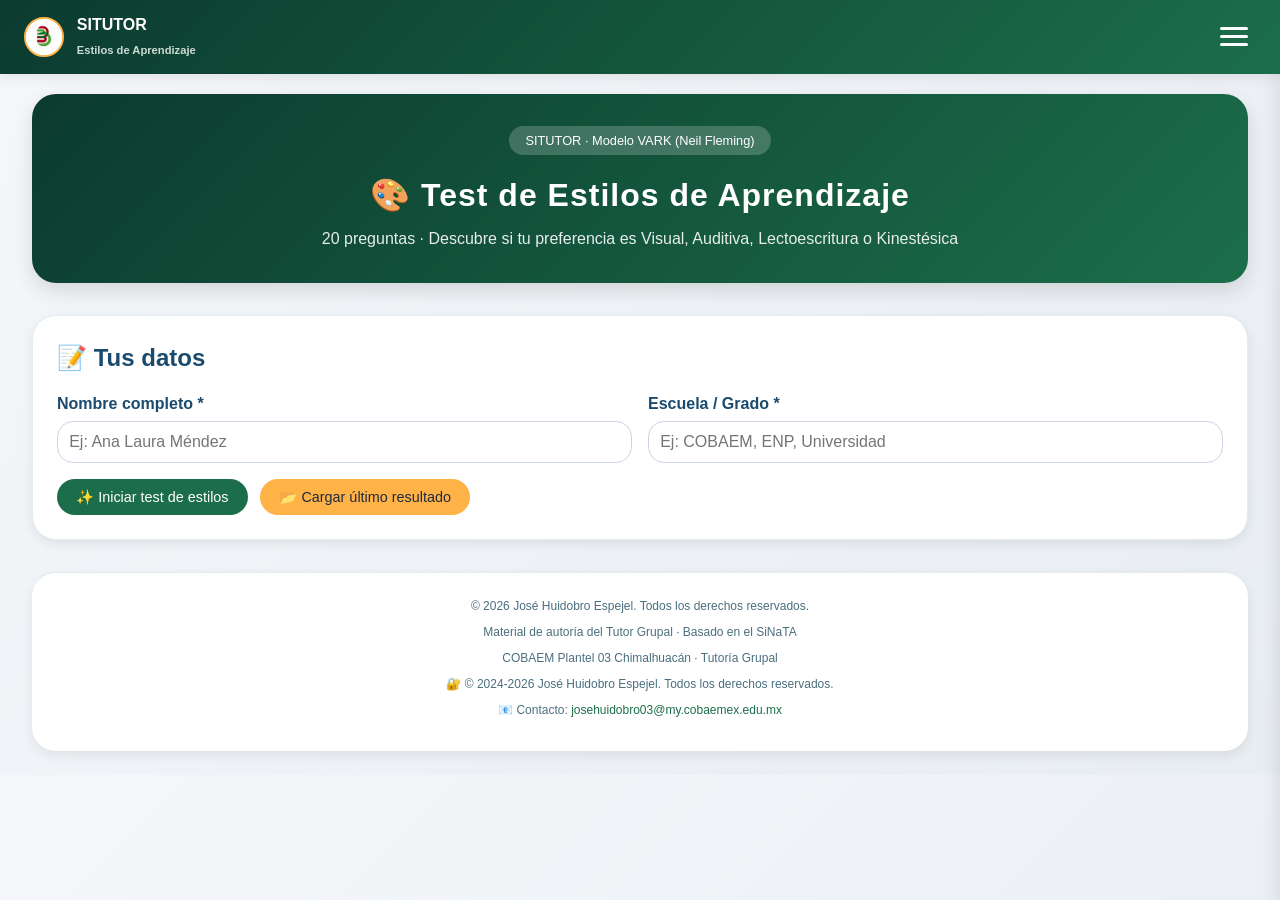
<file: estilos_aprendizaje.html>
<!DOCTYPE html>
<html lang="es">
<head>
    <meta charset="UTF-8">
    <meta name="viewport" content="width=device-width, initial-scale=1.0, user-scalable=yes">
    <title>SITUTOR | Test de Estilos de Aprendizaje VARK</title>
    
    <!-- CSS externo común de SITUTOR -->
    <link rel="stylesheet" href="situtor.css">
    
    <style>
        /* Estilos específicos del test VARK (complementan a situtor.css) */
        .form-datos {
            background: white;
            border-radius: var(--radius-lg);
            padding: 1.5rem;
            margin-bottom: 2rem;
            box-shadow: var(--shadow-md);
            border: 1px solid var(--color-gray-300);
        }
        .form-datos h2 { color: var(--color-primary); margin-bottom: 1rem; }
        .form-group { margin-bottom: 1rem; }
        .form-group label { display: block; font-weight: 600; margin-bottom: 0.3rem; color: var(--color-primary); }
        .form-group input { width: 100%; padding: 0.7rem; border: 1px solid var(--color-gray-400); border-radius: var(--radius-md); font-size: 1rem; }
        .form-row { display: flex; gap: 1rem; flex-wrap: wrap; }
        .form-row .form-group { flex: 1; min-width: 200px; }
        
        .progress-panel {
            background: #f8fafd; padding: 1rem 2rem; border-radius: var(--radius-lg); margin-bottom: 1.5rem;
            display: flex; flex-wrap: wrap; justify-content: space-between; align-items: center; gap: 1rem;
        }
        .missing-buttons { display: flex; flex-wrap: wrap; gap: 0.4rem; max-height: 100px; overflow-y: auto; background: #eef3fa; border-radius: 20px; padding: 0.5rem; }
        .missing-btn { background: #f0f4f9; border: 1px solid #cbdde9; border-radius: 30px; padding: 0.2rem 0.7rem; font-size: 0.75rem; font-weight: 600; cursor: pointer; transition: all 0.2s; }
        .missing-btn.missing { background: #ffe6e5; border-color: #e06c6c; color: #b13e3e; }
        .missing-btn.answered { background: #dff0e6; border-color: #2c7da0; color: #1c5a78; }
        .missing-btn:hover { transform: scale(1.05); }
        
        .question-card {
            background: white; border-radius: 1.2rem; border: 1px solid var(--color-gray-300);
            margin-bottom: 1.2rem; padding: 1rem 1.5rem; transition: box-shadow 0.2s;
        }
        .question-card:hover { box-shadow: var(--shadow-md); }
        .question-card.missing-highlight { border-left: 6px solid var(--color-danger); background: #fff9f9; }
        .question-num { font-weight: 700; background: #eef3fc; display: inline-block; padding: 0.2rem 0.8rem; border-radius: 40px; font-size: 0.75rem; margin-bottom: 0.6rem; }
        .question-text { font-size: 1rem; font-weight: 500; margin-bottom: 1rem; color: var(--color-gray-800); }
        .likert { display: flex; flex-wrap: wrap; gap: 0.6rem; }
        .likert label { background: #f5f9fe; padding: 6px 14px; border-radius: 40px; font-size: 0.8rem; font-weight: 500; display: inline-flex; align-items: center; gap: 6px; cursor: pointer; border: 1px solid #d4e0ea; transition: all 0.2s; }
        .likert label:hover { background: #e8f0fe; transform: scale(1.02); }
        .likert input { accent-color: #2c7da0; margin: 0; }
        
        .actions { display: flex; justify-content: center; gap: 1rem; margin: 1rem 0 2rem; flex-wrap: wrap; }
        .results-container { background: #eef3fa; border-radius: var(--radius-lg); padding: 1.8rem; border-left: 6px solid var(--color-primary-light); margin-top: 2rem; }
        .score-bars { display: flex; flex-direction: column; gap: 1rem; margin: 1.5rem 0; }
        .score-item { display: flex; flex-wrap: wrap; align-items: center; gap: 12px; }
        .score-label { width: 200px; font-weight: 700; color: var(--color-primary); }
        .bar-bg { flex: 1; background: #d9e2ec; border-radius: 30px; height: 28px; overflow: hidden; }
        .bar-fill { height: 100%; border-radius: 30px; display: flex; align-items: center; justify-content: flex-end; padding-right: 10px; color: white; font-size: 0.75rem; font-weight: bold; }
        .saved-badge { background: #e8f0fe; border-radius: var(--radius-full); padding: 0.2rem 0.8rem; font-size: 0.7rem; display: inline-block; margin-left: 1rem; }
        @media (max-width: 750px) { .score-label { width: 100%; } .form-row { flex-direction: column; } .progress-panel { flex-direction: column; align-items: stretch; } }
    </style>
</head>
<body>
    <!-- MENÚ FIJO DE HAMBURGUESA (estándar SITUTOR) -->
    <div class="menu-fijo">
        <div class="logo-menu">
            <img src="logo_tutor.png" alt="Logo" class="logo-menu-img" onerror="this.style.display='none'">
            <div class="logo-menu-text">SITUTOR<br><small>Estilos de Aprendizaje</small></div>
        </div>
        <button class="hamburguesa" id="menuToggle"><span></span><span></span><span></span></button>
    </div>

    <div class="menu-panel" id="menuPanel">
        <ul>
            <li><a href="index.html">🏠 Inicio</a></li>
            <li><a href="retroalimentacion_360.html">🔄 Retroalimentación 360°</a></li>
            <li><a href="index.html#seccion-recursos">📚 Recursos de apoyo</a></li>
            <li><a href="test_vocacional.html">🎓 Test Vocacional</a></li>
            <li><a href="estilos_aprendizaje.html">📘 Estilos de Aprendizaje</a></li>
        </ul>
    </div>
    <div class="menu-overlay" id="menuOverlay"></div>

    <div class="container">
        <!-- HEADER PRINCIPAL -->
        <div class="header">
            <div class="school-badge">SITUTOR · Modelo VARK (Neil Fleming)</div>
            <h1>🎨 Test de Estilos de Aprendizaje</h1>
            <p>20 preguntas · Descubre si tu preferencia es Visual, Auditiva, Lectoescritura o Kinestésica</p>
        </div>

        <!-- Formulario de datos personales -->
        <div id="datosForm" class="form-datos">
            <h2>📝 Tus datos</h2>
            <div class="form-row">
                <div class="form-group">
                    <label>Nombre completo *</label>
                    <input type="text" id="nombre" placeholder="Ej: Ana Laura Méndez">
                </div>
                <div class="form-group">
                    <label>Escuela / Grado *</label>
                    <input type="text" id="escuela" placeholder="Ej: COBAEM, ENP, Universidad">
                </div>
            </div>
            <button id="iniciarTestBtn" class="btn btn-primary">✨ Iniciar test de estilos</button>
            <button id="cargarUltimoResultadoBtn" class="btn btn-secondary" style="margin-left: 0.5rem;">📂 Cargar último resultado</button>
        </div>

        <!-- Sección del test (oculta al inicio) -->
        <div id="testSection" class="hidden">
            <div class="progress-panel">
                <div class="stats">📊 Progreso: <span id="answeredCount">0</span> / <span id="totalCount">20</span> respondidas</div>
                <div class="missing-buttons" id="missingButtonsContainer"></div>
            </div>
            <div id="questionsContainer"></div>
            <div class="actions">
                <button id="resetTestBtn" class="btn btn-secondary">⟳ Reiniciar respuestas</button>
                <button id="verResultadosBtn" class="btn btn-primary">📊 Ver mis resultados</button>
            </div>
        </div>

        <div id="resultsArea" class="results-container hidden"></div>

        <!-- FOOTER ESTÁNDAR SITUTOR -->
        <footer class="footer">
            <div class="footer-contenido">
                <p>© 2026 José Huidobro Espejel. Todos los derechos reservados.</p>
                <p>Material de autoría del Tutor Grupal · Basado en el SiNaTA</p>
                <p>COBAEM Plantel 03 Chimalhuacán · Tutoría Grupal</p>
                <p>🔐 © 2024-2026 José Huidobro Espejel. Todos los derechos reservados.</p>
                <p>📧 Contacto: <a href="mailto:josehuidobro03@my.cobaemex.edu.mx">josehuidobro03@my.cobaemex.edu.mx</a></p>
            </div>
        </footer>
    </div>

    <script>
        // ========== MENÚ DE HAMBURGUESA ==========
        const menuToggle = document.getElementById('menuToggle');
        const menuPanel = document.getElementById('menuPanel');
        const menuOverlay = document.getElementById('menuOverlay');
        function closeMenu() { menuPanel.classList.remove('open'); menuOverlay.classList.remove('active'); menuToggle.classList.remove('active'); }
        function openMenu() { menuPanel.classList.add('open'); menuOverlay.classList.add('active'); menuToggle.classList.add('active'); }
        menuToggle.addEventListener('click', () => { menuPanel.classList.contains('open') ? closeMenu() : openMenu(); });
        menuOverlay.addEventListener('click', closeMenu);

        // ========== PREGUNTAS VARK (5 por estilo) ==========
        const questionsData = [
            { text: "Prefiero ver diagramas, mapas conceptuales o gráficos para entender un tema.", style: "V" },
            { text: "Recuerdo mejor la información cuando escucho una explicación oral o un podcast.", style: "A" },
            { text: "Aprendo más rápido si leo el material y tomo apuntes escritos.", style: "R" },
            { text: "Necesito hacer ejercicios prácticos o construir algo con mis manos para aprender.", style: "K" },
            { text: "Las imágenes y los videos me ayudan a retener conceptos nuevos.", style: "V" },
            { text: "Disfruto las clases donde el profesor explica en voz alta y se permite debatir.", style: "A" },
            { text: "Subrayar y releer mis apuntes es mi técnica de estudio favorita.", style: "R" },
            { text: "Prefiero los laboratorios, las maquetas o los juegos de rol en lugar de leer teoría.", style: "K" },
            { text: "Puedo recordar rostros y lugares fácilmente, pero olvido nombres.", style: "V" },
            { text: "Me gusta grabarme a mí mismo explicando temas para repasar después.", style: "A" },
            { text: "Escribir listas y hacer resúmenes escritos me ayuda a organizar ideas.", style: "R" },
            { text: "Me aburro si solo leo o escucho; prefiero moverme o hacer algo mientras aprendo.", style: "K" },
            { text: "Para estudiar, dibujo flechas, recuadros o uso colores para conectar conceptos.", style: "V" },
            { text: "Las instrucciones verbales me quedan claras sin necesidad de un manual.", style: "A" },
            { text: "Disfruto leer libros de texto, artículos y enciclopedias.", style: "R" },
            { text: "Aprendo mejor cuando realizo experimentos, construyo modelos o salgo de campo.", style: "K" },
            { text: "Visualizo la página del libro donde vi un dato cuando intento recordarlo.", style: "V" },
            { text: "Puedo seguir una conferencia sin distraerme, incluso si no hay apoyos visuales.", style: "A" },
            { text: "Me gusta redactar ensayos, informes o tomar notas detalladas.", style: "R" },
            { text: "Si tengo que aprender algo nuevo, prefiero probarlo directamente en lugar de leer instrucciones.", style: "K" }
        ];
        const totalQuestions = questionsData.length; // 20

        // Mapeo de estilos a nombres y colores
        const styleNames = { V: "👁️ Visual", A: "🎧 Auditivo", R: "📖 Lectoescritura", K: "✋ Kinestésico" };
        const styleColors = { V: "#2c7da0", A: "#e6981a", R: "#4a8c3f", K: "#9b59b6" };
        const styleOrder = ["V", "A", "R", "K"];

        // Variables del test
        let shuffledQuestions = [];
        let userAnswers = new Array(totalQuestions).fill(null);
        let testStarted = false;
        let datosForm, testSection, resultsDiv, container, missingContainer, answeredSpan;
        let resetBtn, resultadosBtn;

        // Funciones auxiliares
        function shuffleArray(arr) { for (let i = arr.length - 1; i > 0; i--) { const j = Math.floor(Math.random() * (i + 1)); [arr[i], arr[j]] = [arr[j], arr[i]]; } return arr; }
        function initRandomOrder() { shuffledQuestions = shuffleArray([...questionsData]); userAnswers = new Array(totalQuestions).fill(null); }
        function escapeHtml(str) { if (!str) return ""; return str.replace(/[&<>]/g, function(m) { if (m === '&') return '&amp;'; if (m === '<') return '&lt;'; if (m === '>') return '&gt;'; return m; }); }

        function renderTest() {
            container.innerHTML = '';
            for (let i = 0; i < shuffledQuestions.length; i++) {
                const q = shuffledQuestions[i];
                const answer = userAnswers[i];
                const card = document.createElement('div');
                card.className = 'question-card';
                if (answer === null) card.classList.add('missing-highlight');
                card.setAttribute('data-qidx', i);
                card.innerHTML = `
                    <div class="question-num">Pregunta ${i+1}</div>
                    <div class="question-text">${escapeHtml(q.text)}</div>
                    <div class="likert">
                        ${[1,2,3,4,5].map(val => `<label style="${answer === val ? 'background:#d9ecf5; border-color:#2c7da0;' : ''}"><input type="radio" name="q_${i}" value="${val}" ${answer === val ? 'checked' : ''}> ${val === 1 ? '❌ Totalmente en desacuerdo' : val === 2 ? '⚠️ En desacuerdo' : val === 3 ? '🤔 Neutral' : val === 4 ? '✅ De acuerdo' : '🔥 Totalmente de acuerdo'}</label>`).join('')}
                    </div>
                `;
                container.appendChild(card);
            }
            attachRadioEvents();
            updateProgressAndMissing();
        }

        function attachRadioEvents() {
            for (let i = 0; i < shuffledQuestions.length; i++) {
                const radios = document.querySelectorAll(`input[name="q_${i}"]`);
                radios.forEach(radio => {
                    radio.removeEventListener('change', () => {});
                    radio.addEventListener('change', (e) => {
                        userAnswers[i] = parseInt(e.target.value, 10);
                        const card = document.querySelector(`.question-card[data-qidx='${i}']`);
                        if (card) card.classList.remove('missing-highlight');
                        updateProgressAndMissing();
                    });
                });
            }
        }

        function updateProgressAndMissing() {
            const answered = userAnswers.filter(a => a !== null).length;
            answeredSpan.textContent = answered;
            missingContainer.innerHTML = '';
            for (let i = 0; i < shuffledQuestions.length; i++) {
                const isAnswered = userAnswers[i] !== null;
                const btn = document.createElement('button');
                btn.textContent = `${i+1}`;
                btn.className = `missing-btn ${isAnswered ? 'answered' : 'missing'}`;
                btn.addEventListener('click', () => { document.querySelector(`.question-card[data-qidx='${i}']`)?.scrollIntoView({ behavior: 'smooth', block: 'center' }); });
                missingContainer.appendChild(btn);
            }
        }

        function allQuestionsAnswered() {
            const missing = userAnswers.filter(a => a === null).length;
            if (missing > 0) { alert(`❌ Faltan ${missing} preguntas. Responde todas para ver tus resultados.`); return false; }
            return true;
        }

        // Cálculo de puntuaciones por estilo (V, A, R, K)
        function computeScores() {
            let scores = { V: 0, A: 0, R: 0, K: 0 };
            let counts = { V: 0, A: 0, R: 0, K: 0 };
            for (let i = 0; i < shuffledQuestions.length; i++) {
                const style = shuffledQuestions[i].style;
                const ans = userAnswers[i];
                if (ans !== null) {
                    scores[style] += ans;
                    counts[style]++;
                }
            }
            let percentages = {};
            for (let s of styleOrder) {
                let max = counts[s] * 5;
                percentages[s] = max ? Math.round((scores[s] / max) * 100) : 0;
            }
            return { scoresRaw: scores, percentages, counts };
        }

        function getTopStyle(percentages) {
            let top = styleOrder[0];
            for (let s of styleOrder) if (percentages[s] > percentages[top]) top = s;
            return top;
        }

        function getRecommendations(style) {
            const recos = {
                V: "📌 Usa mapas mentales, diagramas, infografías, videos educativos y toma apuntes con colores. Sustituye texto por esquemas visuales.",
                A: "🎙️ Graba tus clases, participa en debates, lee en voz alta, usa rimas o canciones para memorizar. Explica los temas a alguien más.",
                R: "📝 Escribe resúmenes, elabora listas, lee libros y artículos, transforma diagramas en texto. Releer y reescribir te ayudará mucho.",
                K: "🏃‍♂️ Aprende haciendo: experimentos, maquetas, role-playing, salidas de campo. Toma descansos activos y relaciona teoría con movimiento."
            };
            return recos[style] || "Combina diferentes estrategias según la situación.";
        }

        function getDescripcionEstilo(style) {
            const desc = {
                V: "Aprendes mejor cuando la información se presenta de forma visual: gráficos, diagramas, mapas y colores. Tu memoria fotográfica es una fortaleza.",
                A: "El oído es tu principal canal de aprendizaje. Prefieres las explicaciones orales, debates y recursos auditivos. Disfrutas las conferencias y la música.",
                R: "La palabra escrita es tu aliada. Te encanta leer, tomar apuntes detallados y hacer listas. Los textos bien estructurados te facilitan el aprendizaje.",
                K: "Necesitas experiencia práctica y movimiento. Aprendes haciendo, tocando, construyendo. Las clases teóricas muy largas te resultan difíciles."
            };
            return desc[style] || "";
        }

        // Guardar en localStorage
        function guardarResultado(nombre, escuela, percentages, topStyle, recomendacion) {
            const resultado = {
                fecha: new Date().toISOString(),
                nombre, escuela, percentages, topStyle,
                recomendacion,
                descripcionEstilo: getDescripcionEstilo(topStyle)
            };
            localStorage.setItem('situtorEstilosAprendizaje', JSON.stringify(resultado));
        }

        // Generar PDF usando ventana emergente + print (método confiable)
        function generarPDF(nombre, escuela, percentages, topStyle, recomendacion, descripcion) {
            let barsHtml = '';
            for (let s of styleOrder) {
                let percent = percentages[s];
                let color = styleColors[s];
                barsHtml += `
                    <div style="display: flex; flex-wrap: wrap; align-items: center; gap: 12px; margin-bottom: 12px;">
                        <div style="width: 200px; font-weight: 700; color: #1a4b6e;">${styleNames[s]}</div>
                        <div style="flex: 1; background: #d9e2ec; border-radius: 30px; height: 28px; overflow: hidden;">
                            <div style="height: 100%; border-radius: 30px; display: flex; align-items: center; justify-content: flex-end; padding-right: 10px; color: white; font-size: 0.75rem; font-weight: bold; width: ${percent}%; background: ${color};">${percent}%</div>
                        </div>
                        <div style="width: 50px;">${percent} pts</div>
                    </div>
                `;
            }
            const contenidoPDF = `
                <!DOCTYPE html>
                <html>
                <head><meta charset="UTF-8"><title>Test VARK - ${escapeHtml(nombre)}</title>
                <style>
                    body { font-family: 'Segoe UI', Arial, sans-serif; margin: 2rem; color: #1e2a3e; }
                    h1 { color: #1a4b6e; text-align: center; border-bottom: 3px solid #ffb347; padding-bottom: 0.5rem; }
                    .tutor-info { text-align: center; font-size: 0.8rem; color: #4b6f7e; margin-bottom: 1rem; }
                    .alumno-info { display: flex; justify-content: space-between; margin: 1.5rem 0; padding: 1rem; background: #e6f4ea; border-radius: 0.8rem; }
                    .score-bars { margin: 1.5rem 0; }
                    .area-destacada { background: #f0f7ff; border-radius: 1rem; padding: 1rem; margin-top: 1rem; }
                    .footer-pdf { text-align: center; margin-top: 2rem; font-size: 0.7rem; color: #4b6f7e; border-top: 1px solid #ccc; padding-top: 1rem; }
                </style>
                </head>
                <body>
                    <h1>🎨 Test de Estilos de Aprendizaje VARK</h1>
                    <div class="tutor-info">Mtro. José Huidobro Espejel · Tutor Grupal · COBAEM Plantel 03 Chimalhuacán</div>
                    <div class="alumno-info">
                        <div><strong>👤 Nombre:</strong> ${escapeHtml(nombre)}</div>
                        <div><strong>🏫 Escuela:</strong> ${escapeHtml(escuela)}</div>
                    </div>
                    <div class="score-bars">${barsHtml}</div>
                    <div class="area-destacada">
                        <h2 style="color: #1a4b6e; margin-top: 0;">🎯 Tu estilo predominante: ${styleNames[topStyle]}</h2>
                        <p><strong>📖 Descripción:</strong> ${descripcion}</p>
                        <p><strong>✨ Estrategias recomendadas:</strong> ${recomendacion}</p>
                        <p><strong>💡 Consejo:</strong> Aunque tengas un estilo preferido, entrenar otros canales fortalecerá tu aprendizaje. ¡Combínalos!</p>
                    </div>
                    <div class="footer-pdf">
                        <p>SITUTOR · Sistema de Comunicación Tutorial · Basado en el SiNaTA</p>
                        <p>© 2026 José Huidobro Espejel. Todos los derechos reservados.</p>
                        <p>COBAEM Plantel 03 Chimalhuacán · Tutoría Grupal</p>
                    </div>
                </body>
                </html>
            `;
            const ventana = window.open('', '_blank');
            if (!ventana) { alert('❌ Permite ventanas emergentes para generar el PDF'); return; }
            ventana.document.write(contenidoPDF);
            ventana.document.close();
            setTimeout(() => { ventana.print(); }, 500);
        }

        function mostrarResultados() {
            if (!allQuestionsAnswered()) return;
            const { percentages } = computeScores();
            const topStyle = getTopStyle(percentages);
            const nombre = document.getElementById('nombre').value.trim() || "Aspirante";
            const escuela = document.getElementById('escuela').value.trim() || "No especificada";
            const recomendacion = getRecommendations(topStyle);
            const descEstilo = getDescripcionEstilo(topStyle);
            
            // Guardar resultado
            guardarResultado(nombre, escuela, percentages, topStyle, recomendacion);
            
            // Construir barras
            let barsHtml = '';
            for (let s of styleOrder) {
                let percent = percentages[s];
                let color = styleColors[s];
                barsHtml += `<div class="score-item"><div class="score-label">${styleNames[s]}</div><div class="bar-bg"><div class="bar-fill" style="width: ${percent}%; background: ${color};">${percent}%</div></div><div class="score-value">${percent} pts</div></div>`;
            }
            
            const resultadosHTML = `
                <div id="reporteResultado">
                    <div style="display: flex; justify-content: space-between; align-items: center; flex-wrap: wrap;">
                        <h2 style="color: #1a4b6e; border-bottom: 2px solid #ffb347; padding-bottom: 0.5rem;">📋 Resultado: Estilos de Aprendizaje</h2>
                        <span class="saved-badge">💾 Guardado automáticamente</span>
                    </div>
                    <p><strong>Nombre:</strong> ${escapeHtml(nombre)}</p>
                    <p><strong>Escuela:</strong> ${escapeHtml(escuela)}</p>
                    <div class="score-bars">${barsHtml}</div>
                    <div style="background: #f0f7ff; border-radius: 1rem; padding: 1rem;">
                        <h3 style="color: #1a4b6e;">🎯 Tu estilo predominante: ${styleNames[topStyle]}</h3>
                        <p><strong>📖 Descripción:</strong> ${descEstilo}</p>
                        <p><strong>✨ Estrategias recomendadas:</strong> ${recomendacion}</p>
                        <hr style="margin: 0.8rem 0;">
                        <p><strong>💡 Consejo:</strong> Aunque tengas un estilo preferido, entrenar otros canales fortalecerá tu aprendizaje. ¡Combínalos!</p>
                    </div>
                    <div style="margin-top: 1rem; text-align: center; font-size: 0.7rem; color: #4b6f7e;">
                        <p>SITUTOR · Basado en el modelo VARK de Neil Fleming</p>
                    </div>
                    <div style="display: flex; gap: 1rem; justify-content: center; margin-top: 1.5rem; flex-wrap: wrap;">
                        <button id="descargarPDFBtn" class="btn btn-pdf">📄 Descargar resultados en PDF</button>
                        <button id="borrarRegistroBtn" class="btn btn-danger">🗑️ Borrar registro guardado</button>
                        <button id="reiniciarCompletoBtn" class="btn btn-secondary">🔄 Realizar nuevo test</button>
                    </div>
                </div>
            `;
            resultsDiv.innerHTML = resultadosHTML;
            resultsDiv.classList.remove('hidden');
            window.scrollTo({ top: document.body.scrollHeight, behavior: 'smooth' });
            
            // Eventos
            document.getElementById('descargarPDFBtn')?.addEventListener('click', () => {
                generarPDF(nombre, escuela, percentages, topStyle, recomendacion, descEstilo);
            });
            document.getElementById('borrarRegistroBtn')?.addEventListener('click', () => {
                if (confirm("¿Borrar el resultado guardado? Esta acción no se puede deshacer.")) {
                    localStorage.removeItem('situtorEstilosAprendizaje');
                    alert("Registro borrado. Puedes realizar un nuevo test.");
                    location.reload();
                }
            });
            document.getElementById('reiniciarCompletoBtn')?.addEventListener('click', () => {
                resetFullTest();
                datosForm.classList.remove('hidden');
                testSection.classList.add('hidden');
                resultsDiv.classList.add('hidden');
                document.getElementById('nombre').value = '';
                document.getElementById('escuela').value = '';
            });
        }
        
        function resetFullTest() { initRandomOrder(); renderTest(); resultsDiv.classList.add('hidden'); }
        
        // Cargar último resultado guardado
        function cargarUltimoResultado() {
            const guardado = localStorage.getItem('situtorEstilosAprendizaje');
            if (!guardado) { alert("No hay ningún resultado guardado. Primero completa el test."); return false; }
            try {
                const data = JSON.parse(guardado);
                const { nombre, escuela, percentages, topStyle, recomendacion, descripcionEstilo, fecha } = data;
                let barsHtml = '';
                for (let s of styleOrder) {
                    let percent = percentages[s] || 0;
                    let color = styleColors[s];
                    barsHtml += `<div class="score-item"><div class="score-label">${styleNames[s]}</div><div class="bar-bg"><div class="bar-fill" style="width: ${percent}%; background: ${color};">${percent}%</div></div><div class="score-value">${percent} pts</div></div>`;
                }
                const resultadosHTML = `
                    <div>
                        <div style="display: flex; justify-content: space-between; align-items: center;"><h2 style="color:#1a4b6e;">📋 Resultado guardado</h2><span class="saved-badge">📅 ${new Date(fecha).toLocaleDateString()}</span></div>
                        <p><strong>Nombre:</strong> ${escapeHtml(nombre)}</p><p><strong>Escuela:</strong> ${escapeHtml(escuela)}</p>
                        <div class="score-bars">${barsHtml}</div>
                        <div style="background:#f0f7ff; border-radius:1rem; padding:1rem;">
                            <h3>🎯 Estilo predominante: ${styleNames[topStyle]}</h3>
                            <p><strong>📖 Descripción:</strong> ${descripcionEstilo || getDescripcionEstilo(topStyle)}</p>
                            <p><strong>✨ Estrategias:</strong> ${recomendacion || getRecommendations(topStyle)}</p>
                        </div>
                        <div style="display: flex; gap:1rem; justify-content:center; margin-top:1.5rem;">
                            <button id="borrarRegistroBtnGuardado" class="btn btn-danger">🗑️ Borrar registro</button>
                            <button id="reiniciarCompletoBtnGuardado" class="btn btn-secondary">🔄 Nuevo test</button>
                        </div>
                    </div>
                `;
                resultsDiv.innerHTML = resultadosHTML;
                resultsDiv.classList.remove('hidden');
                document.getElementById('borrarRegistroBtnGuardado')?.addEventListener('click', () => {
                    localStorage.removeItem('situtorEstilosAprendizaje');
                    alert("Registro borrado.");
                    location.reload();
                });
                document.getElementById('reiniciarCompletoBtnGuardado')?.addEventListener('click', () => {
                    location.reload();
                });
                window.scrollTo({ top: document.body.scrollHeight, behavior: 'smooth' });
                return true;
            } catch(e) { alert("Error al cargar el resultado."); return false; }
        }
        
        // Eventos principales
        document.getElementById('iniciarTestBtn').addEventListener('click', () => {
            const nombre = document.getElementById('nombre').value.trim();
            const escuela = document.getElementById('escuela').value.trim();
            if (!nombre || !escuela) { alert("Por favor ingresa tu nombre completo y escuela de procedencia."); return; }
            datosForm.classList.add('hidden');
            testSection.classList.remove('hidden');
            if (!testStarted) { initRandomOrder(); testStarted = true; }
            renderTest();
        });
        document.getElementById('cargarUltimoResultadoBtn').addEventListener('click', () => { cargarUltimoResultado(); });
        
        window.addEventListener('DOMContentLoaded', () => {
            datosForm = document.getElementById('datosForm');
            testSection = document.getElementById('testSection');
            resultsDiv = document.getElementById('resultsArea');
            container = document.getElementById('questionsContainer');
            missingContainer = document.getElementById('missingButtonsContainer');
            answeredSpan = document.getElementById('answeredCount');
            document.getElementById('totalCount').textContent = totalQuestions;
            resetBtn = document.getElementById('resetTestBtn');
            resultadosBtn = document.getElementById('verResultadosBtn');
            if (resetBtn) resetBtn.addEventListener('click', resetFullTest);
            if (resultadosBtn) resultadosBtn.addEventListener('click', mostrarResultados);
        });
    </script>
</body>
</html>
</file>
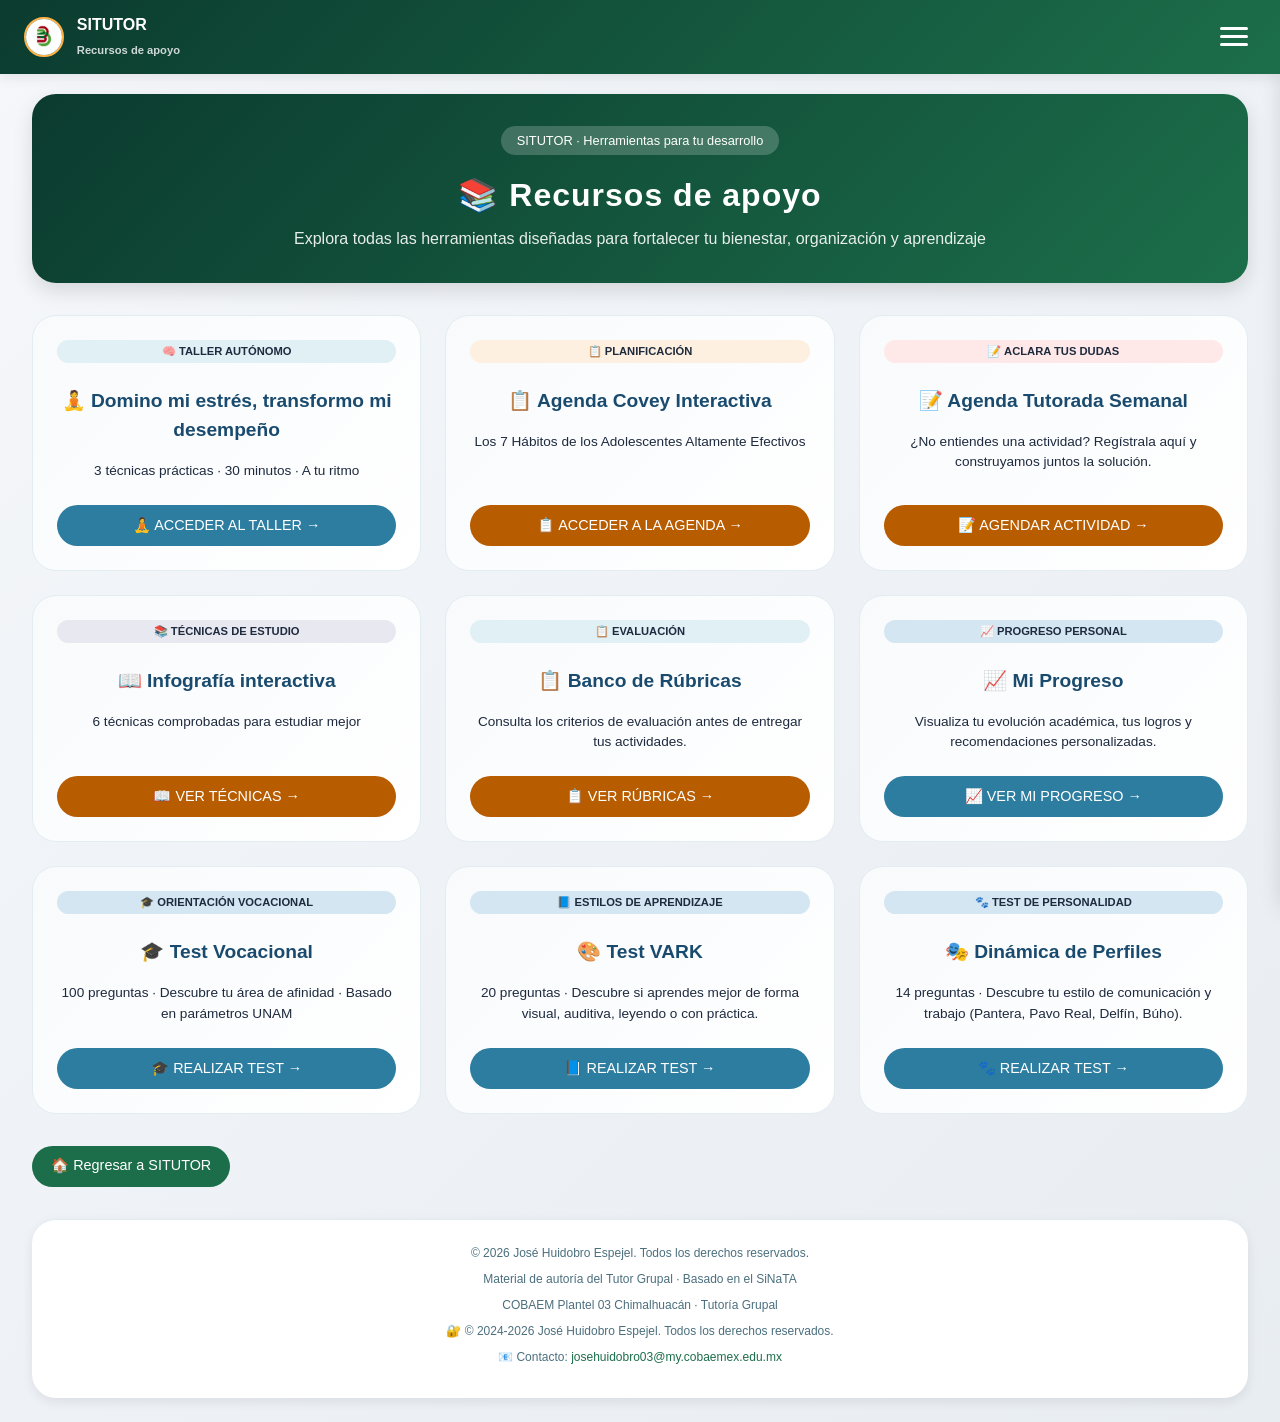
<file: recursos_apoyo.html>
<!DOCTYPE html>
<html lang="es">
<head>
    <meta charset="UTF-8">
    <meta name="viewport" content="width=device-width, initial-scale=1.0, user-scalable=yes">
    <title>SITUTOR | Recursos de apoyo</title>
    
    <!-- Google tag (gtag.js) -->
    <script async src="https://www.googletagmanager.com/gtag/js?id=G-1RSFG49EQK"></script>
    <script>
        window.dataLayer = window.dataLayer || [];
        function gtag(){dataLayer.push(arguments);}
        gtag('js', new Date());
        gtag('config', 'G-1RSFG49EQK');
    </script>
    
    <!-- CSS externo común -->
    <link rel="stylesheet" href="situtor.css">
    
    <style>
        /* Estilos específicos para la página de recursos */
        .recursos-grid {
            display: grid;
            grid-template-columns: repeat(auto-fit, minmax(300px, 1fr));
            gap: 1.5rem;
            margin: 1rem 0;
        }
        .recurso-card {
            background: linear-gradient(135deg, #f8fafc 0%, #ffffff 100%);
            border-radius: 1.5rem;
            padding: 1.5rem;
            text-align: center;
            transition: transform 0.2s;
            border: 1px solid #e2edf2;
            display: flex;
            flex-direction: column;
            height: 100%;
        }
        .recurso-card:hover { transform: translateY(-5px); }
        .recurso-card h3 { font-size: 1.2rem; margin: 0.5rem 0; color: #1a4b6e; }
        .recurso-card p { font-size: 0.85rem; margin: 0.5rem 0; flex-grow: 1; }
        .badge {
            background: #e9ecef;
            border-radius: 100px;
            padding: 0.2rem 0.8rem;
            font-size: 0.7rem;
            font-weight: 600;
            display: inline-block;
            margin-bottom: 1rem;
        }
        .btn {
            display: inline-flex;
            align-items: center;
            justify-content: center;
            gap: 0.5rem;
            background: #1c6e4a;
            color: white;
            padding: 0.6rem 1.2rem;
            border-radius: 60px;
            font-weight: 500;
            text-decoration: none;
            transition: all 0.2s;
            font-size: 0.9rem;
            margin-top: 1rem;
        }
        .btn-taller { background: #2c7da0; }
        .btn-recurso { background: #b85c00; }
        .btn-taller:hover, .btn-recurso:hover { transform: scale(1.02); }
        .btn-taller:hover { background: #1a4b6e; }
        .btn-recurso:hover { background: #8c4500; }
    </style>
</head>
<body>
    <!-- MENÚ FIJO DE HAMBURGUESA -->
    <div class="menu-fijo">
        <div class="logo-menu">
            <img src="logo_tutor.png" alt="Logo" class="logo-menu-img" onerror="this.style.display='none'">
            <div class="logo-menu-text">SITUTOR<br><small>Recursos de apoyo</small></div>
        </div>
        <button class="hamburguesa" id="menuToggle"><span></span><span></span><span></span></button>
    </div>

    <div class="menu-panel" id="menuPanel">
        <ul>
            <li><a href="index.html">🏠 Inicio</a></li>
            <li><a href="retroalimentacion_360.html">🔄 Retroalimentación 360°</a></li>
            <li><a href="recursos_apoyo.html">📚 Recursos de apoyo</a></li>
            <li><a href="analisis_tutoria.html">📊 Análisis de Tutoría</a></li>
        </ul>
    </div>
    <div class="menu-overlay" id="menuOverlay"></div>

    <div class="container">
        <div class="header">
            <div class="school-badge">SITUTOR · Herramientas para tu desarrollo</div>
            <h1>📚 Recursos de apoyo</h1>
            <p>Explora todas las herramientas diseñadas para fortalecer tu bienestar, organización y aprendizaje</p>
        </div>

        <div class="recursos-grid">
            <!-- 1. Taller de Regulación Emocional -->
            <div class="recurso-card">
                <span class="badge" style="background:#e0f0f5;">🧠 TALLER AUTÓNOMO</span>
                <h3>🧘 Domino mi estrés, transformo mi desempeño</h3>
                <p>3 técnicas prácticas · 30 minutos · A tu ritmo</p>
                <a href="taller_regulacion_emocional.html" class="btn btn-taller">🧘 ACCEDER AL TALLER →</a>
            </div>

            <!-- 2. Agenda Covey Interactiva -->
            <div class="recurso-card">
                <span class="badge" style="background:#fef0e0;">📋 PLANIFICACIÓN</span>
                <h3>📋 Agenda Covey Interactiva</h3>
                <p>Los 7 Hábitos de los Adolescentes Altamente Efectivos</p>
                <a href="agenda_covey.html" class="btn btn-recurso">📋 ACCEDER A LA AGENDA →</a>
            </div>

            <!-- 3. Agenda Tutorada Semanal -->
            <div class="recurso-card">
                <span class="badge" style="background:#ffe8e8;">📝 ACLARA TUS DUDAS</span>
                <h3>📝 Agenda Tutorada Semanal</h3>
                <p>¿No entiendes una actividad? Regístrala aquí y construyamos juntos la solución.</p>
                <a href="https://forms.gle/boA7Xb9pbEuCxY94A" class="btn btn-recurso" target="_blank">📝 AGENDAR ACTIVIDAD →</a>
            </div>

            <!-- 4. Técnicas de Estudio -->
            <div class="recurso-card">
                <span class="badge" style="background:#e8e8f0;">📚 TÉCNICAS DE ESTUDIO</span>
                <h3>📖 Infografía interactiva</h3>
                <p>6 técnicas comprobadas para estudiar mejor</p>
                <a href="tecnicas_estudio.html" class="btn btn-recurso">📖 VER TÉCNICAS →</a>
            </div>

            <!-- 5. Banco de Rúbricas -->
            <div class="recurso-card">
                <span class="badge" style="background:#e0f0f5;">📋 EVALUACIÓN</span>
                <h3>📋 Banco de Rúbricas</h3>
                <p>Consulta los criterios de evaluación antes de entregar tus actividades.</p>
                <a href="banco_rubricas.html" class="btn btn-recurso">📋 VER RÚBRICAS →</a>
            </div>

            <!-- 6. Mi Progreso -->
            <div class="recurso-card">
                <span class="badge" style="background:#d4e6f1;">📈 PROGRESO PERSONAL</span>
                <h3>📈 Mi Progreso</h3>
                <p>Visualiza tu evolución académica, tus logros y recomendaciones personalizadas.</p>
                <a href="mi_progreso.html" class="btn btn-taller">📈 VER MI PROGRESO →</a>
            </div>

            <!-- 7. Test Vocacional -->
            <div class="recurso-card">
                <span class="badge" style="background:#d4e6f1;">🎓 ORIENTACIÓN VOCACIONAL</span>
                <h3>🎓 Test Vocacional</h3>
                <p>100 preguntas · Descubre tu área de afinidad · Basado en parámetros UNAM</p>
                <a href="test_vocacional.html" class="btn btn-taller">🎓 REALIZAR TEST →</a>
            </div>

            <!-- 8. Test Estilos de Aprendizaje VARK -->
            <div class="recurso-card">
                <span class="badge" style="background:#d4e6f1;">📘 ESTILOS DE APRENDIZAJE</span>
                <h3>🎨 Test VARK</h3>
                <p>20 preguntas · Descubre si aprendes mejor de forma visual, auditiva, leyendo o con práctica.</p>
                <a href="estilos_aprendizaje.html" class="btn btn-taller">📘 REALIZAR TEST →</a>
            </div>

            <!-- 9. Test de Personalidad / Perfiles de Comunicación -->
            <div class="recurso-card">
                <span class="badge" style="background:#d4e6f1;">🐾 TEST DE PERSONALIDAD</span>
                <h3>🎭 Dinámica de Perfiles</h3>
                <p>14 preguntas · Descubre tu estilo de comunicación y trabajo (Pantera, Pavo Real, Delfín, Búho).</p>
                <a href="test_personalidad.html" class="btn btn-taller">🐾 REALIZAR TEST →</a>
            </div>
        </div>

        <div class="botonera" style="margin-top: 1rem;">
            <a href="index.html" class="btn btn-regresar">🏠 Regresar a SITUTOR</a>
        </div>

        <footer class="footer">
            <div class="footer-contenido">
                <p>© 2026 José Huidobro Espejel. Todos los derechos reservados.</p>
                <p>Material de autoría del Tutor Grupal · Basado en el SiNaTA</p>
                <p>COBAEM Plantel 03 Chimalhuacán · Tutoría Grupal</p>
                <p>🔐 © 2024-2026 José Huidobro Espejel. Todos los derechos reservados.</p>
                <p>📧 Contacto: <a href="mailto:josehuidobro03@my.cobaemex.edu.mx">josehuidobro03@my.cobaemex.edu.mx</a></p>
            </div>
        </footer>
    </div>

    <script>
        // Menú de hamburguesa
        const menuToggle = document.getElementById('menuToggle');
        const menuPanel = document.getElementById('menuPanel');
        const menuOverlay = document.getElementById('menuOverlay');
        function closeMenu() { menuPanel.classList.remove('open'); menuOverlay.classList.remove('active'); menuToggle.classList.remove('active'); }
        function openMenu() { menuPanel.classList.add('open'); menuOverlay.classList.add('active'); menuToggle.classList.add('active'); }
        menuToggle.addEventListener('click', () => { menuPanel.classList.contains('open') ? closeMenu() : openMenu(); });
        menuOverlay.addEventListener('click', closeMenu);
    </script>
</body>
</html>
</file>
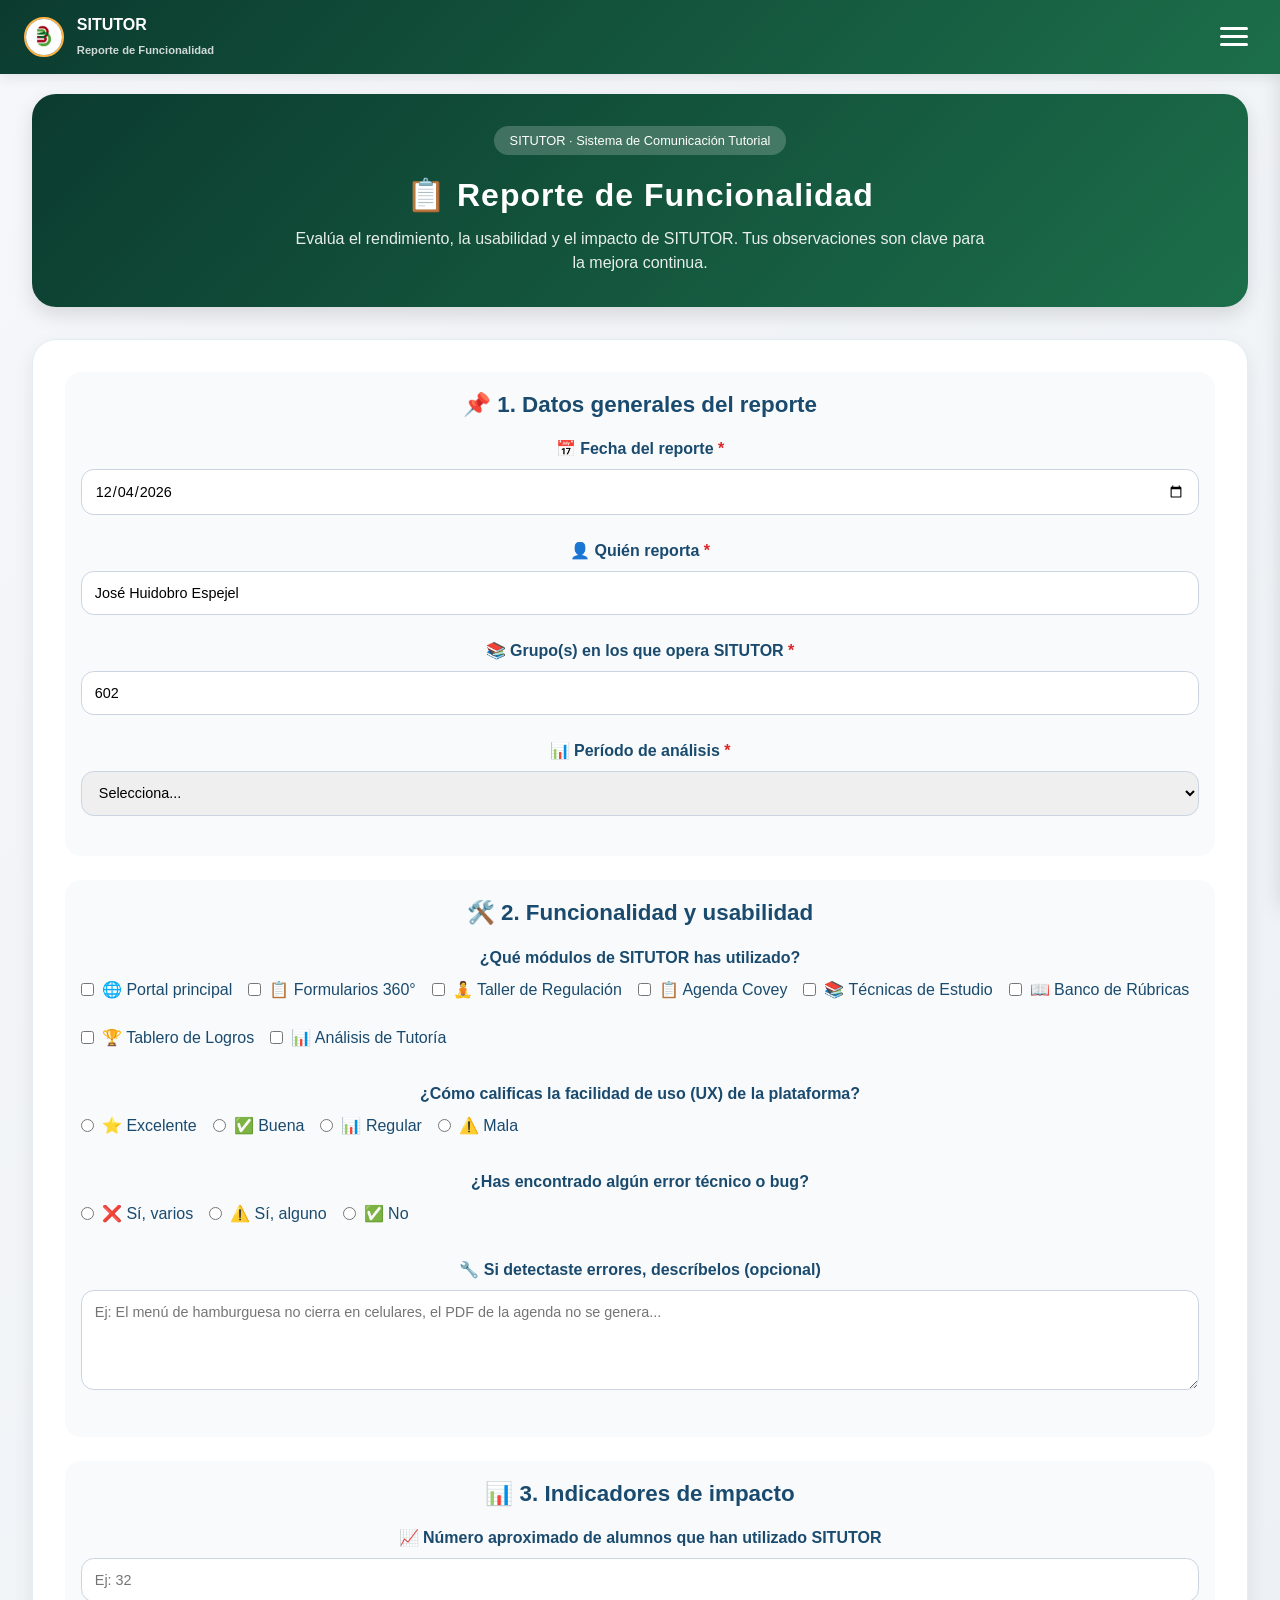
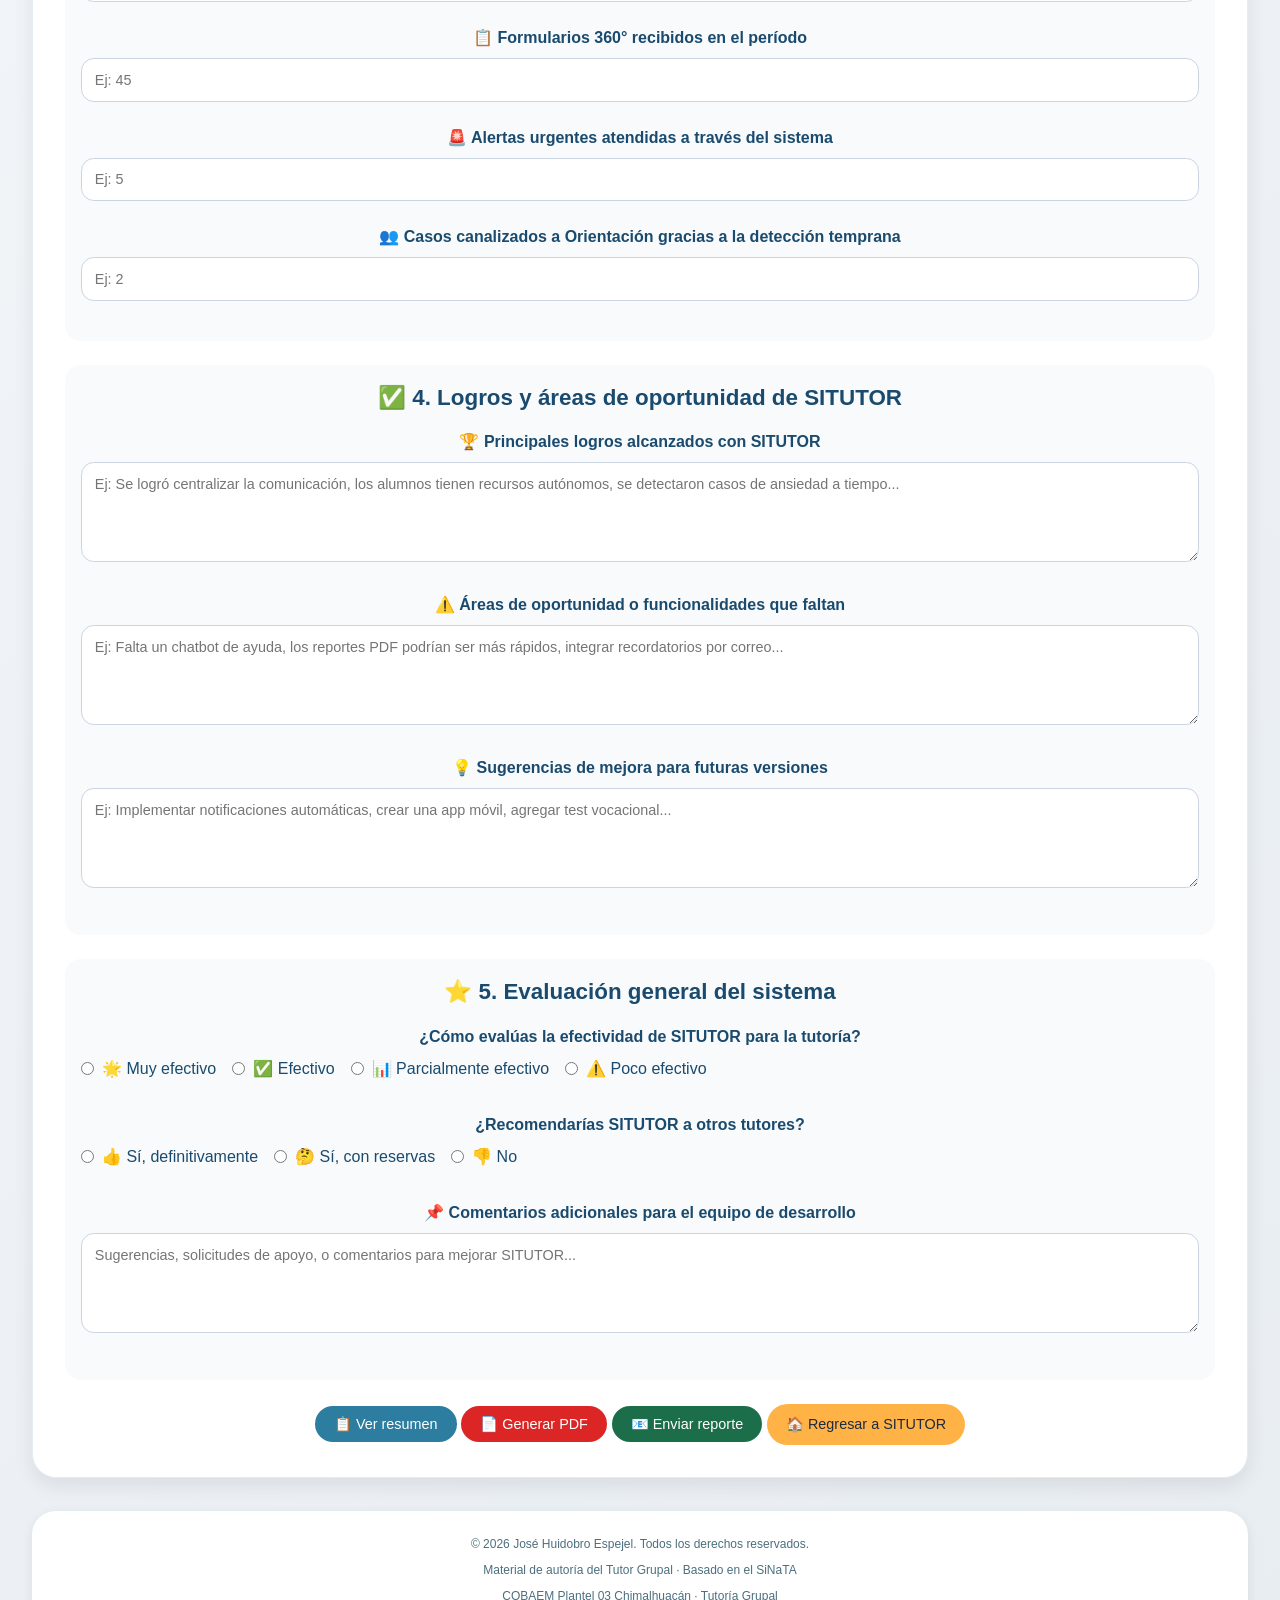
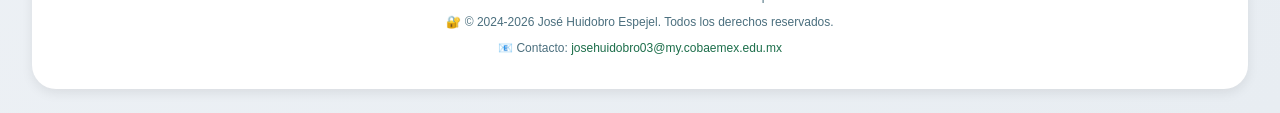
<file: reporte_funcionalidad_situtor.html>
<!DOCTYPE html>
<html lang="es">
<head>
    <meta charset="UTF-8">
    <meta name="viewport" content="width=device-width, initial-scale=1.0, user-scalable=yes">
    <title>SITUTOR | Reporte de Funcionalidad | Evaluación del Sistema | COBAEM</title>
    
    <!-- CSS externo común -->
    <link rel="stylesheet" href="situtor.css">
    
    <!-- Estilos específicos del reporte de funcionalidad -->
    <style>
        .form-card {
            background: white;
            border-radius: 1.5rem;
            padding: 2rem;
            margin-bottom: 1.5rem;
            box-shadow: 0 8px 20px rgba(0,0,0,0.08);
            border: 1px solid #e2edf2;
        }
        
        .form-group {
            margin-bottom: 1.5rem;
        }
        
        label {
            font-weight: 600;
            display: block;
            margin-bottom: 0.5rem;
            color: #1a4b6e;
        }
        
        .required { color: #dc2626; }
        
        input, select, textarea {
            width: 100%;
            padding: 0.8rem;
            border: 1px solid #cbd5e1;
            border-radius: 0.8rem;
            font-family: inherit;
            font-size: 0.9rem;
            transition: border 0.2s;
        }
        
        input:focus, select:focus, textarea:focus {
            outline: none;
            border-color: #1c6e4a;
            box-shadow: 0 0 0 3px rgba(28,110,74,0.1);
        }
        
        textarea { resize: vertical; min-height: 100px; }
        
        .checkbox-group, .radio-group {
            display: flex;
            flex-wrap: wrap;
            gap: 1rem;
            margin-top: 0.5rem;
        }
        
        .checkbox-group label, .radio-group label {
            display: flex;
            align-items: center;
            gap: 0.5rem;
            font-weight: normal;
            cursor: pointer;
        }
        
        .checkbox-group input, .radio-group input { width: auto; }
        
        .seccion-formulario {
            background: #f8fafc;
            border-radius: 1rem;
            padding: 1rem;
            margin-bottom: 1.5rem;
        }
        
        .resumen {
            background: #eef2f5;
            border-radius: 1rem;
            padding: 1rem;
            margin-top: 1rem;
            font-family: monospace;
            font-size: 0.8rem;
            white-space: pre-wrap;
            display: none;
        }
        
        .btn-enviar { background: #1c6e4a; color: white; }
        .btn-enviar:hover { background: #0f553b; }
        .btn-resumen { background: #2c7da0; color: white; }
        .btn-resumen:hover { background: #1a4b6e; }
    </style>
</head>
<body>
    <!-- MENÚ FIJO DE HAMBURGUESA -->
    <div class="menu-fijo">
        <div class="logo-menu">
            <img src="logo_tutor.png" alt="Logo" class="logo-menu-img" onerror="this.style.display='none'">
            <div class="logo-menu-text">SITUTOR<br><small>Reporte de Funcionalidad</small></div>
        </div>
        <button class="hamburguesa" id="menuToggle"><span></span><span></span><span></span></button>
    </div>

    <div class="menu-panel" id="menuPanel">
        <ul>
            <li><a href="index.html">🏠 Inicio</a></li>
            <li><a href="retroalimentacion_360.html">🔄 Retroalimentación 360°</a></li>
            <li><a href="index.html#seccion-recursos">📚 Recursos de apoyo</a></li>
            <li><a href="analisis_tutoria.html">📊 Análisis de Tutoría</a></li>
        </ul>
    </div>
    <div class="menu-overlay" id="menuOverlay"></div>

    <div class="container">
        <!-- HEADER PRINCIPAL -->
        <div class="header">
            <div class="school-badge">SITUTOR · Sistema de Comunicación Tutorial</div>
            <h1>📋 Reporte de Funcionalidad</h1>
            <p>Evalúa el rendimiento, la usabilidad y el impacto de SITUTOR. Tus observaciones son clave para la mejora continua.</p>
        </div>

        <div class="form-card">
            <form id="reporteForm">
                <!-- SECCIÓN 1: DATOS GENERALES -->
                <div class="seccion-formulario">
                    <h3 style="color:#1a4b6e; margin-bottom:1rem;">📌 1. Datos generales del reporte</h3>
                    <div class="form-group">
                        <label>📅 Fecha del reporte <span class="required">*</span></label>
                        <input type="date" id="fechaReporte" required>
                    </div>
                    <div class="form-group">
                        <label>👤 Quién reporta <span class="required">*</span></label>
                        <input type="text" id="reportaNombre" value="José Huidobro Espejel" required>
                    </div>
                    <div class="form-group">
                        <label>📚 Grupo(s) en los que opera SITUTOR <span class="required">*</span></label>
                        <input type="text" id="grupos" placeholder="Ej: 602, 203, 401" value="602" required>
                    </div>
                    <div class="form-group">
                        <label>📊 Período de análisis <span class="required">*</span></label>
                        <select id="periodo" required>
                            <option value="">Selecciona...</option>
                            <option value="Semana 1-4 (Primer parcial)">Semana 1-4 (Primer parcial)</option>
                            <option value="Semana 5-8 (Segundo parcial)">Semana 5-8 (Segundo parcial)</option>
                            <option value="Semana 9-13 (Tercer parcial)">Semana 9-13 (Tercer parcial)</option>
                            <option value="Ciclo completo">Ciclo completo</option>
                        </select>
                    </div>
                </div>

                <!-- SECCIÓN 2: FUNCIONALIDAD Y USABILIDAD -->
                <div class="seccion-formulario">
                    <h3 style="color:#1a4b6e; margin-bottom:1rem;">🛠️ 2. Funcionalidad y usabilidad</h3>
                    <div class="form-group">
                        <label>¿Qué módulos de SITUTOR has utilizado?</label>
                        <div class="checkbox-group">
                            <label><input type="checkbox" value="Portal principal (index.html)"> 🌐 Portal principal</label>
                            <label><input type="checkbox" value="Formularios 360°"> 📋 Formularios 360°</label>
                            <label><input type="checkbox" value="Taller de Regulación Emocional"> 🧘 Taller de Regulación</label>
                            <label><input type="checkbox" value="Agenda Covey"> 📋 Agenda Covey</label>
                            <label><input type="checkbox" value="Técnicas de Estudio"> 📚 Técnicas de Estudio</label>
                            <label><input type="checkbox" value="Banco de Rúbricas"> 📖 Banco de Rúbricas</label>
                            <label><input type="checkbox" value="Tablero de Logros"> 🏆 Tablero de Logros</label>
                            <label><input type="checkbox" value="Análisis de Tutoría"> 📊 Análisis de Tutoría</label>
                        </div>
                    </div>
                    <div class="form-group">
                        <label>¿Cómo calificas la facilidad de uso (UX) de la plataforma?</label>
                        <div class="radio-group">
                            <label><input type="radio" name="ux" value="Excelente"> ⭐ Excelente</label>
                            <label><input type="radio" name="ux" value="Buena"> ✅ Buena</label>
                            <label><input type="radio" name="ux" value="Regular"> 📊 Regular</label>
                            <label><input type="radio" name="ux" value="Mala"> ⚠️ Mala</label>
                        </div>
                    </div>
                    <div class="form-group">
                        <label>¿Has encontrado algún error técnico o bug?</label>
                        <div class="radio-group">
                            <label><input type="radio" name="errores" value="Sí, varios"> ❌ Sí, varios</label>
                            <label><input type="radio" name="errores" value="Sí, alguno"> ⚠️ Sí, alguno</label>
                            <label><input type="radio" name="errores" value="No"> ✅ No</label>
                        </div>
                    </div>
                    <div class="form-group">
                        <label>🔧 Si detectaste errores, descríbelos (opcional)</label>
                        <textarea id="erroresDesc" rows="2" placeholder="Ej: El menú de hamburguesa no cierra en celulares, el PDF de la agenda no se genera..."></textarea>
                    </div>
                </div>

                <!-- SECCIÓN 3: INDICADORES DE IMPACTO -->
                <div class="seccion-formulario">
                    <h3 style="color:#1a4b6e; margin-bottom:1rem;">📊 3. Indicadores de impacto</h3>
                    <div class="form-group">
                        <label>📈 Número aproximado de alumnos que han utilizado SITUTOR</label>
                        <input type="number" id="alumnosUsuarios" placeholder="Ej: 32">
                    </div>
                    <div class="form-group">
                        <label>📋 Formularios 360° recibidos en el período</label>
                        <input type="number" id="formulariosRecibidos" placeholder="Ej: 45">
                    </div>
                    <div class="form-group">
                        <label>🚨 Alertas urgentes atendidas a través del sistema</label>
                        <input type="number" id="alertasAtendidas" placeholder="Ej: 5">
                    </div>
                    <div class="form-group">
                        <label>👥 Casos canalizados a Orientación gracias a la detección temprana</label>
                        <input type="number" id="casosOrientacion" placeholder="Ej: 2">
                    </div>
                </div>

                <!-- SECCIÓN 4: LOGROS Y ÁREAS DE OPORTUNIDAD -->
                <div class="seccion-formulario">
                    <h3 style="color:#1a4b6e; margin-bottom:1rem;">✅ 4. Logros y áreas de oportunidad de SITUTOR</h3>
                    <div class="form-group">
                        <label>🏆 Principales logros alcanzados con SITUTOR</label>
                        <textarea id="logros" rows="3" placeholder="Ej: Se logró centralizar la comunicación, los alumnos tienen recursos autónomos, se detectaron casos de ansiedad a tiempo..."></textarea>
                    </div>
                    <div class="form-group">
                        <label>⚠️ Áreas de oportunidad o funcionalidades que faltan</label>
                        <textarea id="areasOportunidad" rows="3" placeholder="Ej: Falta un chatbot de ayuda, los reportes PDF podrían ser más rápidos, integrar recordatorios por correo..."></textarea>
                    </div>
                    <div class="form-group">
                        <label>💡 Sugerencias de mejora para futuras versiones</label>
                        <textarea id="propuestas" rows="3" placeholder="Ej: Implementar notificaciones automáticas, crear una app móvil, agregar test vocacional..."></textarea>
                    </div>
                </div>

                <!-- SECCIÓN 5: EVALUACIÓN GENERAL -->
                <div class="seccion-formulario">
                    <h3 style="color:#1a4b6e; margin-bottom:1rem;">⭐ 5. Evaluación general del sistema</h3>
                    <div class="form-group">
                        <label>¿Cómo evalúas la efectividad de SITUTOR para la tutoría?</label>
                        <div class="radio-group">
                            <label><input type="radio" name="efectividad" value="Muy efectivo"> 🌟 Muy efectivo</label>
                            <label><input type="radio" name="efectividad" value="Efectivo"> ✅ Efectivo</label>
                            <label><input type="radio" name="efectividad" value="Parcialmente efectivo"> 📊 Parcialmente efectivo</label>
                            <label><input type="radio" name="efectividad" value="Poco efectivo"> ⚠️ Poco efectivo</label>
                        </div>
                    </div>
                    <div class="form-group">
                        <label>¿Recomendarías SITUTOR a otros tutores?</label>
                        <div class="radio-group">
                            <label><input type="radio" name="recomendacion" value="Sí, definitivamente"> 👍 Sí, definitivamente</label>
                            <label><input type="radio" name="recomendacion" value="Sí, con reservas"> 🤔 Sí, con reservas</label>
                            <label><input type="radio" name="recomendacion" value="No"> 👎 No</label>
                        </div>
                    </div>
                    <div class="form-group">
                        <label>📌 Comentarios adicionales para el equipo de desarrollo</label>
                        <textarea id="comentarios" rows="3" placeholder="Sugerencias, solicitudes de apoyo, o comentarios para mejorar SITUTOR..."></textarea>
                    </div>
                </div>

                <div class="botonera">
                    <button type="button" class="btn btn-resumen" onclick="generarResumen()">📋 Ver resumen</button>
                    <button type="button" class="btn btn-pdf" onclick="generarPDF()">📄 Generar PDF</button>
                    <button type="button" class="btn btn-enviar" onclick="enviarReporte()">📧 Enviar reporte</button>
                    <a href="index.html" class="btn btn-regresar">🏠 Regresar a SITUTOR</a>
                </div>
            </form>
            <div id="resumen" class="resumen"></div>
        </div>

        <!-- FOOTER -->
        <footer class="footer">
            <div class="footer-contenido">
                <p>© 2026 José Huidobro Espejel. Todos los derechos reservados.</p>
                <p>Material de autoría del Tutor Grupal · Basado en el SiNaTA</p>
                <p>COBAEM Plantel 03 Chimalhuacán · Tutoría Grupal</p>
                <p>🔐 © 2024-2026 José Huidobro Espejel. Todos los derechos reservados.</p>
                <p>📧 Contacto: <a href="mailto:josehuidobro03@my.cobaemex.edu.mx">josehuidobro03@my.cobaemex.edu.mx</a></p>
            </div>
        </footer>
    </div>

    <script>
        // Menú de hamburguesa
        const menuToggle = document.getElementById('menuToggle');
        const menuPanel = document.getElementById('menuPanel');
        const menuOverlay = document.getElementById('menuOverlay');
        function closeMenu() { menuPanel.classList.remove('open'); menuOverlay.classList.remove('active'); menuToggle.classList.remove('active'); }
        function openMenu() { menuPanel.classList.add('open'); menuOverlay.classList.add('active'); menuToggle.classList.add('active'); }
        menuToggle.addEventListener('click', () => { menuPanel.classList.contains('open') ? closeMenu() : openMenu(); });
        menuOverlay.addEventListener('click', closeMenu);

        // Fecha actual
        const hoy = new Date();
        document.getElementById('fechaReporte').value = hoy.toISOString().slice(0,10);

        function getSelectedCheckboxes(selector) {
            const valores = [];
            document.querySelectorAll(selector).forEach(cb => { if (cb.checked) valores.push(cb.value); });
            return valores;
        }

        function getSelectedRadio(name) {
            const radio = document.querySelector(`input[name="${name}"]:checked`);
            return radio ? radio.value : 'No seleccionado';
        }

        function generarResumen() {
            const fecha = document.getElementById('fechaReporte').value;
            const reporta = document.getElementById('reportaNombre').value;
            const grupos = document.getElementById('grupos').value || '[Grupo(s)]';
            const periodo = document.getElementById('periodo').value || '[Período no especificado]';
            const modulos = getSelectedCheckboxes('.checkbox-group input[type="checkbox"]');
            const ux = getSelectedRadio('ux');
            const errores = getSelectedRadio('errores');
            const erroresDesc = document.getElementById('erroresDesc').value;
            const alumnosUsuarios = document.getElementById('alumnosUsuarios').value || 'No reportado';
            const formulariosRecibidos = document.getElementById('formulariosRecibidos').value || 'No reportado';
            const alertasAtendidas = document.getElementById('alertasAtendidas').value || 'No reportado';
            const casosOrientacion = document.getElementById('casosOrientacion').value || 'No reportado';
            const logros = document.getElementById('logros').value || 'No especificado';
            const areas = document.getElementById('areasOportunidad').value || 'No especificado';
            const propuestas = document.getElementById('propuestas').value || 'No especificado';
            const efectividad = getSelectedRadio('efectividad');
            const recomendacion = getSelectedRadio('recomendacion');
            const comentarios = document.getElementById('comentarios').value || 'Sin comentarios.';

            const resumen = `
📋 REPORTE DE FUNCIONALIDAD - SITUTOR
═══════════════════════════════════════════════════════
📅 Fecha: ${fecha}
👤 Reporta: ${reporta}
📚 Grupo(s): ${grupos}
📊 Período: ${periodo}

🛠️ MÓDULOS UTILIZADOS:
${modulos.length ? modulos.map(m => `• ${m}`).join('\n') : '• No se seleccionó ninguno'}

📊 EVALUACIÓN DE USABILIDAD:
• Facilidad de uso (UX): ${ux}
• Errores detectados: ${errores}
${erroresDesc ? `• Descripción de errores: ${erroresDesc}` : ''}

📈 INDICADORES DE IMPACTO:
• Alumnos usuarios: ${alumnosUsuarios}
• Formularios 360° recibidos: ${formulariosRecibidos}
• Alertas atendidas: ${alertasAtendidas}
• Casos a Orientación: ${casosOrientacion}

✅ LOGROS:
${logros}

⚠️ ÁREAS DE OPORTUNIDAD:
${areas}

💡 PROPUESTAS DE MEJORA:
${propuestas}

⭐ EVALUACIÓN GENERAL:
• Efectividad: ${efectividad}
• Recomendación: ${recomendacion}

📌 COMENTARIOS ADICIONALES:
${comentarios}

═══════════════════════════════════════════════════════
SITUTOR · Sistema de Comunicación Tutorial · Basado en el SiNaTA
            `;
            document.getElementById('resumen').textContent = resumen;
            document.getElementById('resumen').style.display = 'block';
        }

        function generarPDF() {
            generarResumen();
            setTimeout(() => {
                const contenido = document.getElementById('resumen').textContent;
                const html = `<!DOCTYPE html>
                <html><head><meta charset="UTF-8"><title>Reporte SITUTOR</title>
                <style>body{font-family:Arial;margin:2rem;} pre{white-space:pre-wrap;}</style>
                </head><body><h1>📋 SITUTOR - Reporte de Funcionalidad</h1><pre>${contenido}</pre>
                <div style="margin-top:2rem; font-size:0.7rem;">© 2026 José Huidobro Espejel</div></body></html>`;
                const ventana = window.open('', '_blank');
                if (!ventana) { alert('❌ Permite ventanas emergentes'); return; }
                ventana.document.write(html);
                ventana.document.close();
                setTimeout(() => ventana.print(), 500);
            }, 100);
        }

        function enviarReporte() {
            generarResumen();
            setTimeout(() => {
                const cuerpo = encodeURIComponent(document.getElementById('resumen').textContent);
                window.location.href = `mailto:josehuidobro03@my.cobaemex.edu.mx?subject=Reporte de Funcionalidad SITUTOR&body=${cuerpo}`;
                alert('✅ Se abrirá tu correo para enviar el reporte.');
            }, 100);
        }
    </script>
</body>
</html>
</file>
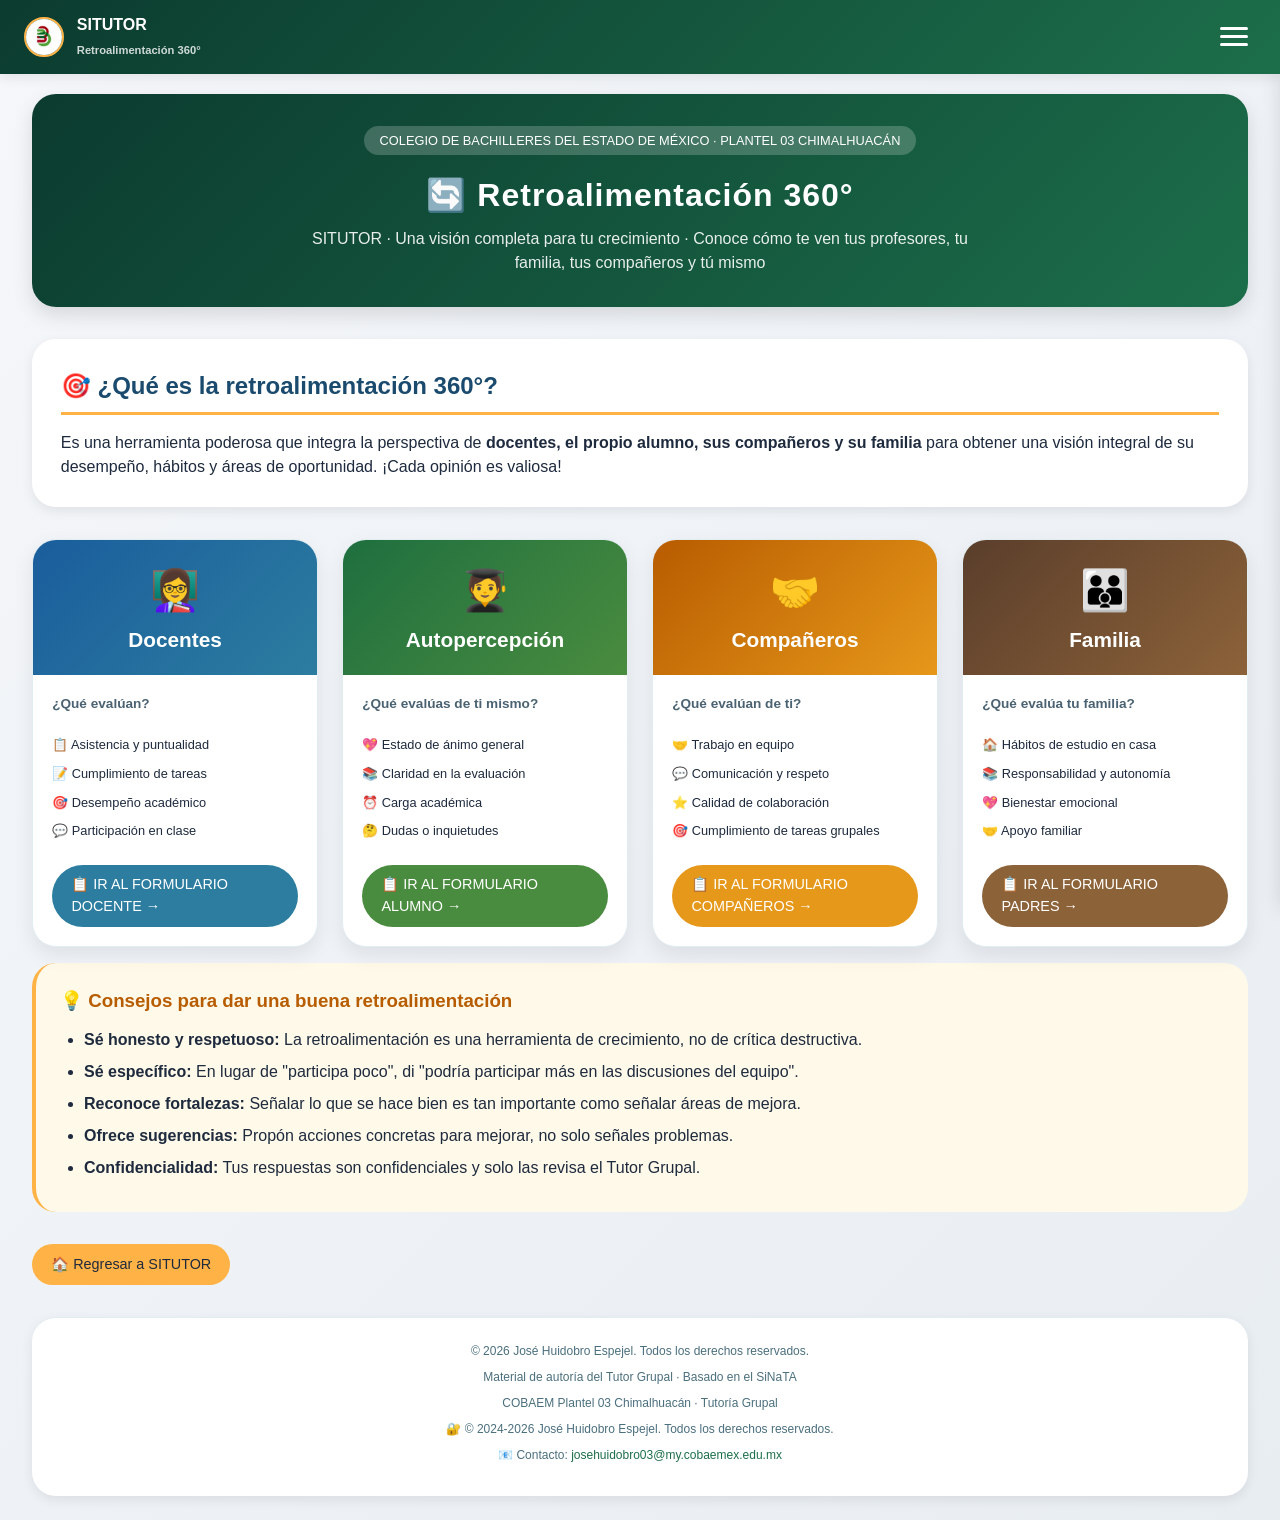
<file: retroalimentacion_360.html>
<!DOCTYPE html>
<html lang="es">
<head>
    <meta charset="UTF-8">
    <meta name="viewport" content="width=device-width, initial-scale=1.0, user-scalable=yes">
    <title>SITUTOR | Retroalimentación 360° | COBAEM</title>
    
    <!-- CSS externo común -->
    <link rel="stylesheet" href="situtor.css">
    
    <!-- Estilos específicos de retroalimentación 360° -->
    <style>
        /* Grid de evaluadores */
        .evaluadores-grid {
            display: grid;
            grid-template-columns: repeat(auto-fit, minmax(280px, 1fr));
            gap: 1.5rem;
            margin: 1rem 0;
        }

        .evaluador-card {
            background: white;
            border-radius: 1.5rem;
            overflow: hidden;
            box-shadow: 0 8px 20px rgba(0,0,0,0.08);
            transition: transform 0.2s;
            border: 1px solid #e2edf2;
        }

        .evaluador-card:hover {
            transform: translateY(-5px);
        }

        .evaluador-header {
            padding: 1.2rem;
            text-align: center;
            color: white;
        }

        .header-docente { background: linear-gradient(135deg, #1a5d9c, #2c7da0); }
        .header-alumno { background: linear-gradient(135deg, #1e6f3f, #4a8c3f); }
        .header-companero { background: linear-gradient(135deg, #b85c00, #e6981a); }
        .header-familia { background: linear-gradient(135deg, #5a3e2b, #8c6239); }

        .evaluador-icono {
            font-size: 2.5rem;
            margin-bottom: 0.3rem;
        }

        .evaluador-header h3 {
            font-size: 1.3rem;
        }

        .evaluador-body {
            padding: 1.2rem;
        }

        .evaluador-body p {
            font-size: 0.85rem;
            color: #4a6272;
            margin-bottom: 1rem;
        }

        .evaluador-lista {
            list-style: none;
            margin-bottom: 1.2rem;
        }

        .evaluador-lista li {
            font-size: 0.8rem;
            padding: 0.3rem 0;
            display: flex;
            align-items: center;
            gap: 0.5rem;
        }

        .btn-docente { background: #2c7da0; }
        .btn-alumno { background: #4a8c3f; }
        .btn-companero { background: #e6981a; }
        .btn-familia { background: #8c6239; }

        /* Consejos */
        .consejos-card {
            background: #fef9e8;
            border-radius: 1.5rem;
            padding: 1.5rem;
            margin-bottom: 2rem;
            border-left: 4px solid #ffb347;
        }

        .consejos-card h3 {
            color: #b85c00;
            margin-bottom: 0.8rem;
        }

        .consejos-card ul {
            margin-left: 1.5rem;
        }

        .consejos-card li {
            margin-bottom: 0.5rem;
        }
    </style>
</head>
<body>
    <!-- MENÚ FIJO DE HAMBURGUESA -->
    <div class="menu-fijo">
        <div class="logo-menu">
            <img src="logo_tutor.png" alt="Logo" class="logo-menu-img" onerror="this.style.display='none'">
            <div class="logo-menu-text">SITUTOR<br><small>Retroalimentación 360°</small></div>
        </div>
        <button class="hamburguesa" id="menuToggle"><span></span><span></span><span></span></button>
    </div>

    <div class="menu-panel" id="menuPanel">
        <ul>
            <li><a href="index.html">🏠 Inicio</a></li>
            <li><a href="retroalimentacion_360.html">🔄 Retroalimentación 360°</a></li>
            <li><a href="index.html#seccion-recursos">📚 Recursos de apoyo</a></li>
            <li><a href="index.html#seccion-analisis">📊 Análisis de Tutoría</a></li>
        </ul>
    </div>
    <div class="menu-overlay" id="menuOverlay"></div>

    <div class="container">
        <!-- HEADER PRINCIPAL -->
        <div class="header">
            <div class="school-badge">COLEGIO DE BACHILLERES DEL ESTADO DE MÉXICO · PLANTEL 03 CHIMALHUACÁN</div>
            <h1>🔄 Retroalimentación 360°</h1>
            <p>SITUTOR · Una visión completa para tu crecimiento · Conoce cómo te ven tus profesores, tu familia, tus compañeros y tú mismo</p>
        </div>

        <!-- Introducción -->
        <div class="seccion">
            <h2>🎯 ¿Qué es la retroalimentación 360°?</h2>
            <p>Es una herramienta poderosa que integra la perspectiva de <strong>docentes, el propio alumno, sus compañeros y su familia</strong> para obtener una visión integral de su desempeño, hábitos y áreas de oportunidad. ¡Cada opinión es valiosa!</p>
        </div>

        <!-- Grid de evaluadores -->
        <div class="evaluadores-grid">
            <!-- 1. Docentes -->
            <div class="evaluador-card">
                <div class="evaluador-header header-docente">
                    <div class="evaluador-icono">👩‍🏫</div>
                    <h3>Docentes</h3>
                </div>
                <div class="evaluador-body">
                    <p><strong>¿Qué evalúan?</strong></p>
                    <ul class="evaluador-lista">
                        <li>📋 Asistencia y puntualidad</li>
                        <li>📝 Cumplimiento de tareas</li>
                        <li>🎯 Desempeño académico</li>
                        <li>💬 Participación en clase</li>
                    </ul>
                    <a href="https://docs.google.com/forms/d/e/1FAIpQLSc1bH-95jR6D1w-8NAmcP0zYcaqC9MDEwwSRX17UafNUij67g/viewform?usp=sharing" class="btn btn-docente" target="_blank" rel="noopener noreferrer">
                        📋 IR AL FORMULARIO DOCENTE →
                    </a>
                </div>
            </div>

            <!-- 2. Alumnos (Autopercepción) -->
            <div class="evaluador-card">
                <div class="evaluador-header header-alumno">
                    <div class="evaluador-icono">🧑‍🎓</div>
                    <h3>Autopercepción</h3>
                </div>
                <div class="evaluador-body">
                    <p><strong>¿Qué evalúas de ti mismo?</strong></p>
                    <ul class="evaluador-lista">
                        <li>💖 Estado de ánimo general</li>
                        <li>📚 Claridad en la evaluación</li>
                        <li>⏰ Carga académica</li>
                        <li>🤔 Dudas o inquietudes</li>
                    </ul>
                    <a href="https://docs.google.com/forms/d/e/1FAIpQLSeVl8X5ZZpVX_1PzhnhS7fOJFhV8JSaxs6FRjYSYGMrx0R1IQ/viewform?usp=sharing" class="btn btn-alumno" target="_blank" rel="noopener noreferrer">
                        📋 IR AL FORMULARIO ALUMNO →
                    </a>
                </div>
            </div>

            <!-- 3. Compañeros (Coevaluación) -->
            <div class="evaluador-card">
                <div class="evaluador-header header-companero">
                    <div class="evaluador-icono">🤝</div>
                    <h3>Compañeros</h3>
                </div>
                <div class="evaluador-body">
                    <p><strong>¿Qué evalúan de ti?</strong></p>
                    <ul class="evaluador-lista">
                        <li>🤝 Trabajo en equipo</li>
                        <li>💬 Comunicación y respeto</li>
                        <li>⭐ Calidad de colaboración</li>
                        <li>🎯 Cumplimiento de tareas grupales</li>
                    </ul>
                    <a href="https://forms.gle/H2HW2dMmqu1no4qd6" class="btn btn-companero" target="_blank" rel="noopener noreferrer">
                        📋 IR AL FORMULARIO COMPAÑEROS →
                    </a>
                </div>
            </div>

            <!-- 4. Familia (Padres/Tutores) -->
            <div class="evaluador-card">
                <div class="evaluador-header header-familia">
                    <div class="evaluador-icono">👪</div>
                    <h3>Familia</h3>
                </div>
                <div class="evaluador-body">
                    <p><strong>¿Qué evalúa tu familia?</strong></p>
                    <ul class="evaluador-lista">
                        <li>🏠 Hábitos de estudio en casa</li>
                        <li>📚 Responsabilidad y autonomía</li>
                        <li>💖 Bienestar emocional</li>
                        <li>🤝 Apoyo familiar</li>
                    </ul>
                    <a href="https://forms.gle/s9msHrWAyEBmkxaZ9" class="btn btn-familia" target="_blank" rel="noopener noreferrer">
                        📋 IR AL FORMULARIO PADRES →
                    </a>
                </div>
            </div>
        </div>

        <!-- Consejos para una buena retroalimentación -->
        <div class="consejos-card">
            <h3>💡 Consejos para dar una buena retroalimentación</h3>
            <ul>
                <li><strong>Sé honesto y respetuoso:</strong> La retroalimentación es una herramienta de crecimiento, no de crítica destructiva.</li>
                <li><strong>Sé específico:</strong> En lugar de "participa poco", di "podría participar más en las discusiones del equipo".</li>
                <li><strong>Reconoce fortalezas:</strong> Señalar lo que se hace bien es tan importante como señalar áreas de mejora.</li>
                <li><strong>Ofrece sugerencias:</strong> Propón acciones concretas para mejorar, no solo señales problemas.</li>
                <li><strong>Confidencialidad:</strong> Tus respuestas son confidenciales y solo las revisa el Tutor Grupal.</li>
            </ul>
        </div>

        <!-- Botones de navegación -->
        <div class="botonera">
            <a href="index.html" class="btn btn-regresar">🏠 Regresar a SITUTOR</a>
        </div>

        <!-- FOOTER -->
        <footer class="footer">
            <div class="footer-contenido">
                <p>© 2026 José Huidobro Espejel. Todos los derechos reservados.</p>
                <p>Material de autoría del Tutor Grupal · Basado en el SiNaTA</p>
                <p>COBAEM Plantel 03 Chimalhuacán · Tutoría Grupal</p>
                <p>🔐 © 2024-2026 José Huidobro Espejel. Todos los derechos reservados.</p>
                <p>📧 Contacto: <a href="mailto:josehuidobro03@my.cobaemex.edu.mx">josehuidobro03@my.cobaemex.edu.mx</a></p>
            </div>
        </footer>
    </div>

    <script>
        // Menú de hamburguesa
        const menuToggle = document.getElementById('menuToggle');
        const menuPanel = document.getElementById('menuPanel');
        const menuOverlay = document.getElementById('menuOverlay');
        function closeMenu() { menuPanel.classList.remove('open'); menuOverlay.classList.remove('active'); menuToggle.classList.remove('active'); }
        function openMenu() { menuPanel.classList.add('open'); menuOverlay.classList.add('active'); menuToggle.classList.add('active'); }
        menuToggle.addEventListener('click', () => { menuPanel.classList.contains('open') ? closeMenu() : openMenu(); });
        menuOverlay.addEventListener('click', closeMenu);
    </script>
</body>
</html>
</file>
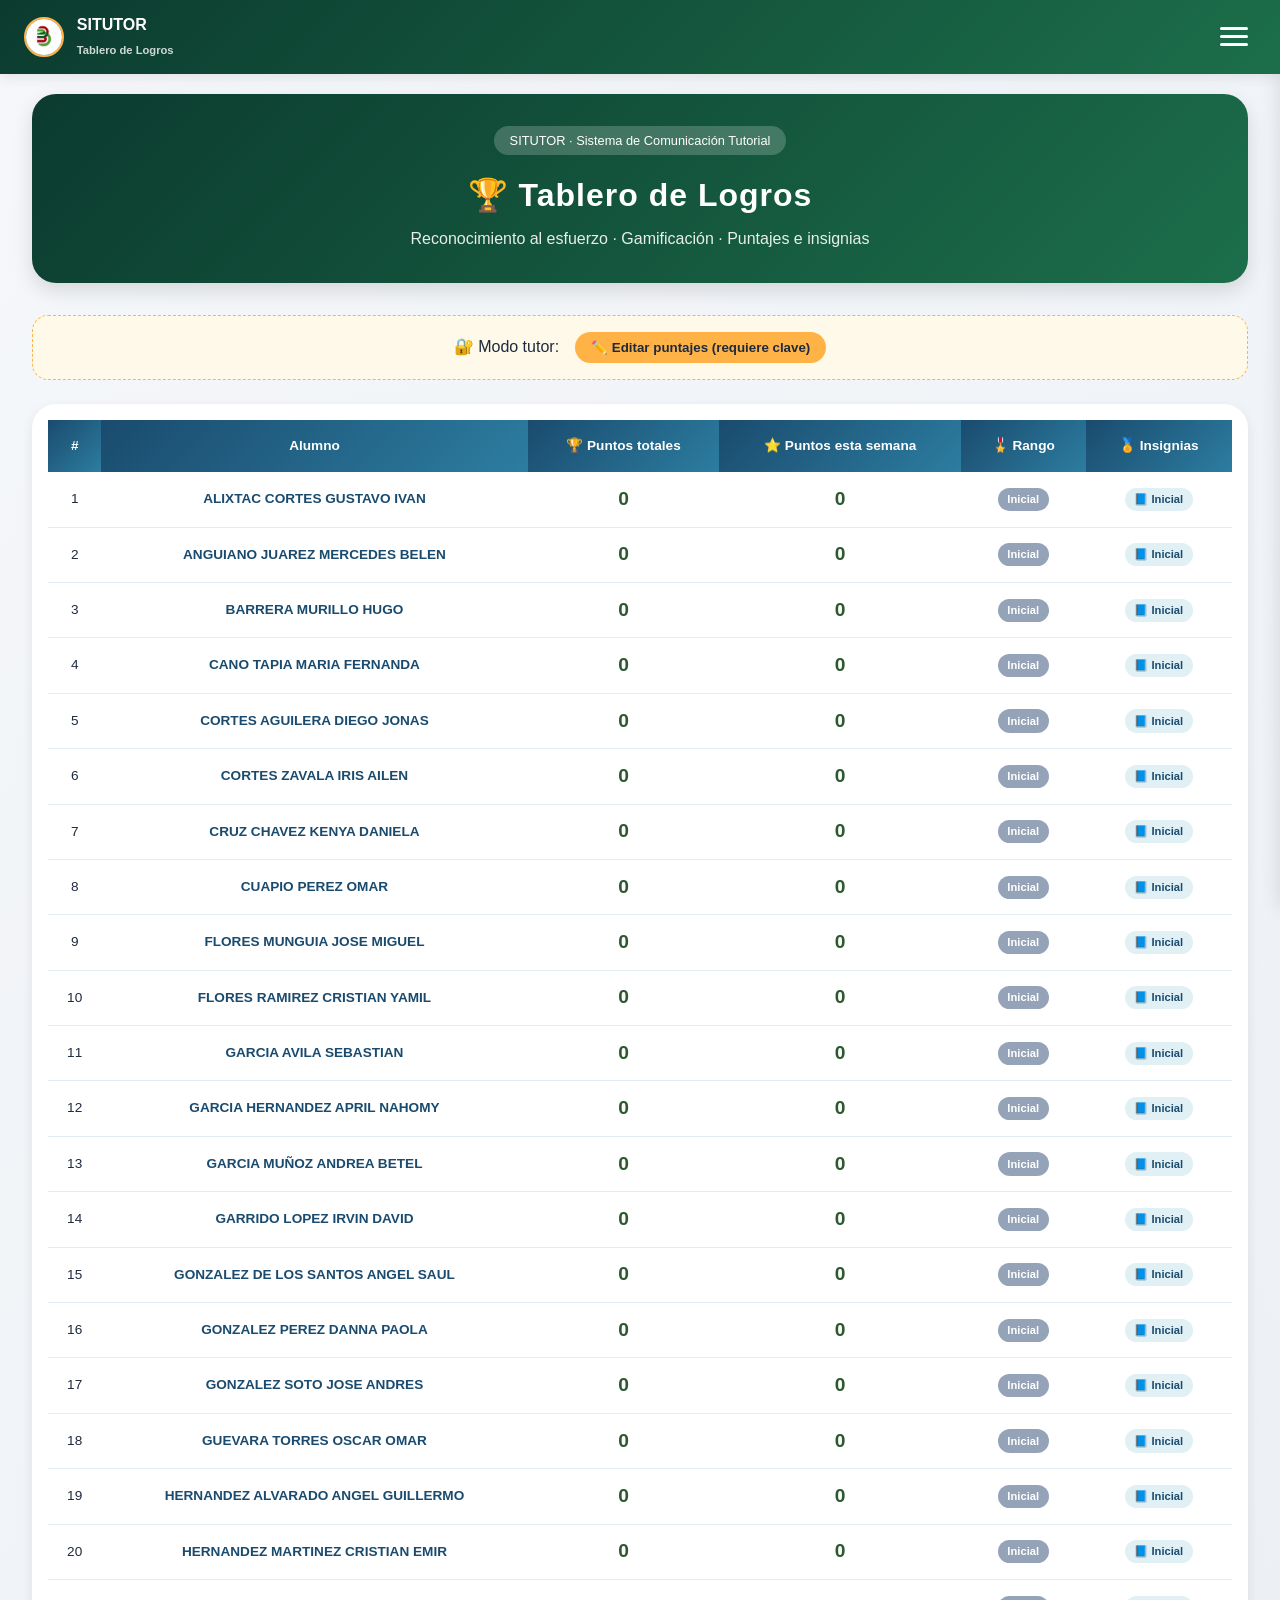
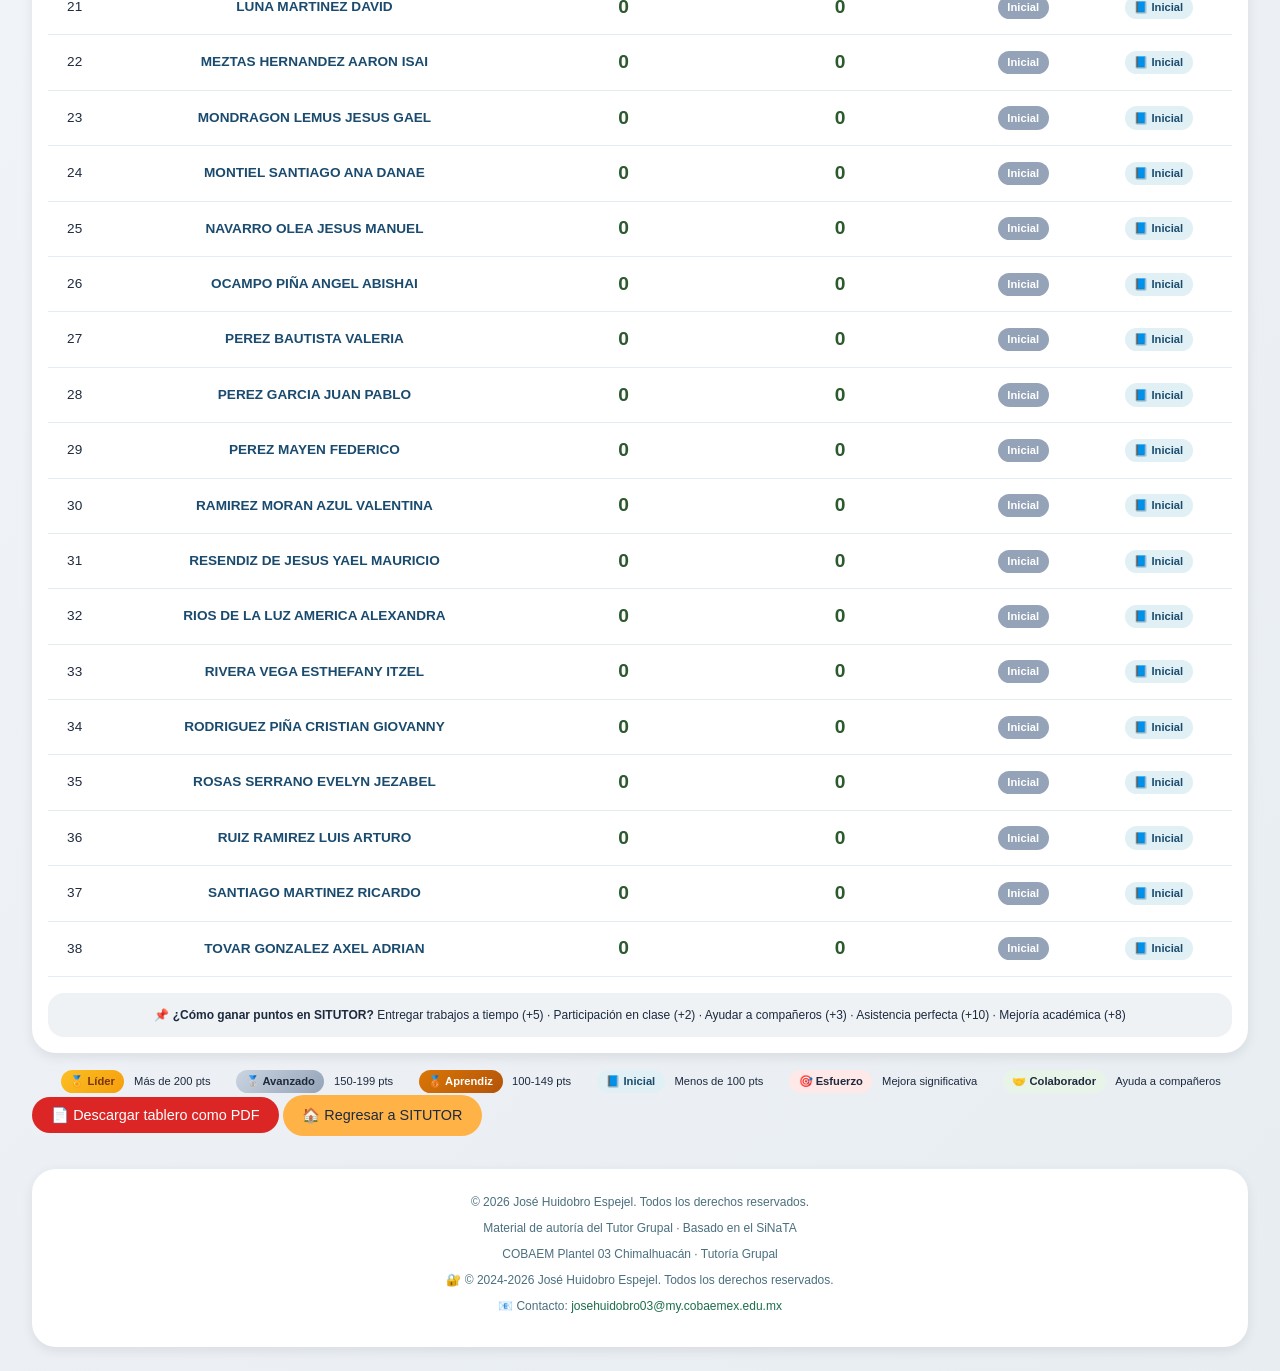
<file: tablero_logros.html>
<!DOCTYPE html>
<html lang="es">
<head>
    <meta charset="UTF-8">
    <meta name="viewport" content="width=device-width, initial-scale=1.0, user-scalable=yes">
    <title>SITUTOR | Tablero de Logros | Gamificación | COBAEM</title>
    
    <!-- CSS externo común -->
    <link rel="stylesheet" href="situtor.css">
    
    <!-- Estilos específicos del tablero de logros -->
    <style>
        /* Controles del tutor */
        .controles-tutor {
            background: #fef9e8;
            border-radius: 1rem;
            padding: 1rem;
            margin-bottom: 1.5rem;
            display: flex;
            flex-wrap: wrap;
            justify-content: center;
            gap: 1rem;
            align-items: center;
            border: 1px dashed #ffb347;
        }
        
        .btn-tutor {
            background: #1c6e4a;
            color: white;
            border: none;
            padding: 0.5rem 1rem;
            border-radius: 2rem;
            cursor: pointer;
            font-weight: 600;
        }
        .btn-tutor:hover { background: #0f553b; }
        .btn-editar { background: #ffb347; color: #1e2a3e; }
        .btn-editar:hover { background: #e6981a; color: white; }
        .btn-reset { background: #dc2626; }
        .btn-reset:hover { background: #b91c1c; }

        /* Tabla de logros */
        .tabla-container {
            overflow-x: auto;
            background: white;
            border-radius: 1.5rem;
            padding: 1rem;
            box-shadow: 0 4px 12px rgba(0,0,0,0.08);
        }
        .logros-table {
            width: 100%;
            border-collapse: collapse;
            font-size: 0.85rem;
        }
        .logros-table th {
            background: linear-gradient(135deg, #1a4b6e 0%, #2c7da0 100%);
            color: white;
            padding: 1rem;
            text-align: center;
            font-weight: 600;
            position: sticky;
            top: 0;
        }
        .logros-table td {
            padding: 0.8rem;
            text-align: center;
            border-bottom: 1px solid #e2edf2;
            vertical-align: middle;
        }
        .logros-table tr:hover { background: #f0f7f0; }
        .alumno-nombre { text-align: left; font-weight: 600; color: #1a4b6e; }

        /* Insignias */
        .insignia {
            display: inline-block;
            padding: 0.2rem 0.6rem;
            border-radius: 2rem;
            font-size: 0.7rem;
            font-weight: 600;
            margin: 0.1rem;
        }
        .insignia-oro { background: linear-gradient(135deg, #fbbf24 0%, #f59e0b 100%); color: #78350f; }
        .insignia-plata { background: linear-gradient(135deg, #cbd5e1 0%, #94a3b8 100%); color: #1e293b; }
        .insignia-bronce { background: linear-gradient(135deg, #d97706 0%, #b45309 100%); color: white; }
        .insignia-azul { background: #e0f0f5; color: #1a4b6e; }

        /* Rangos */
        .rango {
            display: inline-block;
            padding: 0.2rem 0.6rem;
            border-radius: 2rem;
            font-size: 0.7rem;
            font-weight: 600;
        }
        .rango-lider { background: #fbbf24; color: #78350f; }
        .rango-avanzado { background: #cbd5e1; color: #1e293b; }
        .rango-aprendiz { background: #d97706; color: white; }
        .rango-inicial { background: #94a3b8; color: white; }

        .puntaje { font-size: 1.2rem; font-weight: 700; color: #2c5a2e; }

        /* Leyenda */
        .leyenda {
            display: flex;
            flex-wrap: wrap;
            justify-content: center;
            gap: 1.5rem;
            margin-top: 1rem;
        }
        .leyenda-item { display: flex; align-items: center; gap: 0.5rem; font-size: 0.7rem; }

        /* Footer de tabla */
        .tabla-footer {
            margin-top: 1rem;
            padding: 0.8rem;
            background: #eef2f5;
            border-radius: 1rem;
            font-size: 0.75rem;
            text-align: center;
        }
    </style>
</head>
<body>
    <!-- MENÚ FIJO DE HAMBURGUESA -->
    <div class="menu-fijo">
        <div class="logo-menu">
            <img src="logo_tutor.png" alt="Logo" class="logo-menu-img" onerror="this.style.display='none'">
            <div class="logo-menu-text">SITUTOR<br><small>Tablero de Logros</small></div>
        </div>
        <button class="hamburguesa" id="menuToggle"><span></span><span></span><span></span></button>
    </div>

    <div class="menu-panel" id="menuPanel">
        <ul>
            <li><a href="index.html">🏠 Inicio</a></li>
            <li><a href="retroalimentacion_360.html">🔄 Retroalimentación 360°</a></li>
            <li><a href="index.html#seccion-recursos">📚 Recursos de apoyo</a></li>
            <li><a href="index.html#seccion-analisis">📊 Análisis de Tutoría</a></li>
        </ul>
    </div>
    <div class="menu-overlay" id="menuOverlay"></div>

    <div class="container">
        <!-- HEADER PRINCIPAL -->
        <div class="header">
            <div class="school-badge">SITUTOR · Sistema de Comunicación Tutorial</div>
            <h1>🏆 Tablero de Logros</h1>
            <p>Reconocimiento al esfuerzo · Gamificación · Puntajes e insignias</p>
        </div>

        <!-- Controles del tutor (visibles para quien sepa la contraseña) -->
        <div class="controles-tutor" id="controlesTutor">
            <span>🔐 Modo tutor:</span>
            <button class="btn-tutor btn-editar" id="btnMostrarLogin">✏️ Editar puntajes (requiere clave)</button>
            <button class="btn-tutor" id="btnGuardar" style="display:none;">💾 Guardar cambios</button>
            <button class="btn-tutor btn-reset" id="btnReset" style="display:none;">🔄 Reiniciar todo</button>
            <label style="display:none;" id="semanaLabel">📅 Semana:</label>
            <input type="week" id="semanaActual" style="display:none;">
            <button class="btn-tutor" id="btnNuevaSemana" style="display:none;">➕ Nueva semana</button>
        </div>

        <!-- Tabla de logros -->
        <div class="tabla-container">
            <table class="logros-table" id="tablaLogros">
                <thead>
                    <tr><th>#</th><th>Alumno</th><th>🏆 Puntos totales</th><th>⭐ Puntos esta semana</th><th>🎖️ Rango</th><th>🏅 Insignias</th></tr>
                </thead>
                <tbody id="tablaBody"></tbody>
            </table>
            <div class="tabla-footer">
                <strong>📌 ¿Cómo ganar puntos en SITUTOR?</strong> Entregar trabajos a tiempo (+5) · Participación en clase (+2) · Ayudar a compañeros (+3) · Asistencia perfecta (+10) · Mejoría académica (+8)
            </div>
        </div>

        <!-- Leyenda -->
        <div class="leyenda">
            <div class="leyenda-item"><span class="insignia insignia-oro">🏅 Líder</span> Más de 200 pts</div>
            <div class="leyenda-item"><span class="insignia insignia-plata">🥈 Avanzado</span> 150-199 pts</div>
            <div class="leyenda-item"><span class="insignia insignia-bronce">🥉 Aprendiz</span> 100-149 pts</div>
            <div class="leyenda-item"><span class="insignia insignia-azul">📘 Inicial</span> Menos de 100 pts</div>
            <div class="leyenda-item"><span class="insignia" style="background:#ffe8e8;">🎯 Esfuerzo</span> Mejora significativa</div>
            <div class="leyenda-item"><span class="insignia" style="background:#e8f4e8;">🤝 Colaborador</span> Ayuda a compañeros</div>
        </div>

        <!-- Botones de acción -->
        <div class="botonera">
            <button class="btn btn-pdf" id="btnPDF">📄 Descargar tablero como PDF</button>
            <a href="index.html" class="btn btn-regresar">🏠 Regresar a SITUTOR</a>
        </div>

        <!-- FOOTER -->
        <footer class="footer">
            <div class="footer-contenido">
                <p>© 2026 José Huidobro Espejel. Todos los derechos reservados.</p>
                <p>Material de autoría del Tutor Grupal · Basado en el SiNaTA</p>
                <p>COBAEM Plantel 03 Chimalhuacán · Tutoría Grupal</p>
                <p>🔐 © 2024-2026 José Huidobro Espejel. Todos los derechos reservados.</p>
                <p>📧 Contacto: <a href="mailto:josehuidobro03@my.cobaemex.edu.mx">josehuidobro03@my.cobaemex.edu.mx</a></p>
            </div>
        </footer>
    </div>

    <script>
        // Menú de hamburguesa
        const menuToggle = document.getElementById('menuToggle');
        const menuPanel = document.getElementById('menuPanel');
        const menuOverlay = document.getElementById('menuOverlay');
        function closeMenu() { menuPanel.classList.remove('open'); menuOverlay.classList.remove('active'); menuToggle.classList.remove('active'); }
        function openMenu() { menuPanel.classList.add('open'); menuOverlay.classList.add('active'); menuToggle.classList.add('active'); }
        menuToggle.addEventListener('click', () => { menuPanel.classList.contains('open') ? closeMenu() : openMenu(); });
        menuOverlay.addEventListener('click', closeMenu);

        // ==================== DATOS ====================
        const alumnos = [
            "ALIXTAC CORTES GUSTAVO IVAN", "ANGUIANO JUAREZ MERCEDES BELEN", "BARRERA MURILLO HUGO",
            "CANO TAPIA MARIA FERNANDA", "CORTES AGUILERA DIEGO JONAS", "CORTES ZAVALA IRIS AILEN",
            "CRUZ CHAVEZ KENYA DANIELA", "CUAPIO PEREZ OMAR", "FLORES MUNGUIA JOSE MIGUEL",
            "FLORES RAMIREZ CRISTIAN YAMIL", "GARCIA AVILA SEBASTIAN", "GARCIA HERNANDEZ APRIL NAHOMY",
            "GARCIA MUÑOZ ANDREA BETEL", "GARRIDO LOPEZ IRVIN DAVID", "GONZALEZ DE LOS SANTOS ANGEL SAUL",
            "GONZALEZ PEREZ DANNA PAOLA", "GONZALEZ SOTO JOSE ANDRES", "GUEVARA TORRES OSCAR OMAR",
            "HERNANDEZ ALVARADO ANGEL GUILLERMO", "HERNANDEZ MARTINEZ CRISTIAN EMIR", "LUNA MARTINEZ DAVID",
            "MEZTAS HERNANDEZ AARON ISAI", "MONDRAGON LEMUS JESUS GAEL", "MONTIEL SANTIAGO ANA DANAE",
            "NAVARRO OLEA JESUS MANUEL", "OCAMPO PIÑA ANGEL ABISHAI", "PEREZ BAUTISTA VALERIA",
            "PEREZ GARCIA JUAN PABLO", "PEREZ MAYEN FEDERICO", "RAMIREZ MORAN AZUL VALENTINA",
            "RESENDIZ DE JESUS YAEL MAURICIO", "RIOS DE LA LUZ AMERICA ALEXANDRA", "RIVERA VEGA ESTHEFANY ITZEL",
            "RODRIGUEZ PIÑA CRISTIAN GIOVANNY", "ROSAS SERRANO EVELYN JEZABEL", "RUIZ RAMIREZ LUIS ARTURO",
            "SANTIAGO MARTINEZ RICARDO", "TOVAR GONZALEZ AXEL ADRIAN"
        ];

        let datosAlumnos = {};
        let modoEdicion = false;
        let tutorAutenticado = false;

        function cargarDatos() {
            const guardado = localStorage.getItem('situtorTableroLogros');
            if (guardado) {
                datosAlumnos = JSON.parse(guardado);
            } else {
                alumnos.forEach(alumno => {
                    datosAlumnos[alumno] = { puntosTotales: 0, puntosSemana: 0, insignias: [] };
                });
            }
        }

        function guardarDatos() {
            localStorage.setItem('situtorTableroLogros', JSON.stringify(datosAlumnos));
        }

        function obtenerRango(puntos) {
            if (puntos >= 200) return { nombre: "Líder", clase: "rango-lider" };
            if (puntos >= 150) return { nombre: "Avanzado", clase: "rango-avanzado" };
            if (puntos >= 100) return { nombre: "Aprendiz", clase: "rango-aprendiz" };
            return { nombre: "Inicial", clase: "rango-inicial" };
        }

        function obtenerInsigniaPrincipal(puntos) {
            if (puntos >= 200) return { texto: "🏅 Líder", clase: "insignia-oro" };
            if (puntos >= 150) return { texto: "🥈 Avanzado", clase: "insignia-plata" };
            if (puntos >= 100) return { texto: "🥉 Aprendiz", clase: "insignia-bronce" };
            return { texto: "📘 Inicial", clase: "insignia-azul" };
        }

        function renderizarTabla() {
            const tbody = document.getElementById('tablaBody');
            if (!tbody) return;
            let html = '';
            let index = 1;
            const ranking = Object.entries(datosAlumnos).sort((a, b) => b[1].puntosTotales - a[1].puntosTotales);
            for (const [alumno, data] of ranking) {
                const rango = obtenerRango(data.puntosTotales);
                const insigniaPrincipal = obtenerInsigniaPrincipal(data.puntosTotales);
                html += `<tr>
                             <td>${index++}</td>
                            <td class="alumno-nombre">${alumno}</td>
                            <td class="puntaje">${data.puntosTotales}</td>
                            <td>${modoEdicion && tutorAutenticado ? `<input type="number" id="pts_${alumno.replace(/\s/g, '_')}" value="${data.puntosSemana}" min="0" step="1" style="width:70px; text-align:center;">` : `<span class="puntaje">${data.puntosSemana}</span>`}</td>
                            <td><span class="rango ${rango.clase}">${rango.nombre}</span></td>
                            <td><span class="insignia ${insigniaPrincipal.clase}">${insigniaPrincipal.texto}</span>${data.insignias && data.insignias.length ? data.insignias.map(i => `<span class="insignia" style="background:#e8f4e8;">🤝 ${i}</span>`).join('') : ''}</td>
                         </tr>`;
            }
            tbody.innerHTML = html;
        }

        function guardarPuntajesSemana() {
            for (const alumno of alumnos) {
                const input = document.getElementById(`pts_${alumno.replace(/\s/g, '_')}`);
                if (input) {
                    const nuevaSemana = parseInt(input.value) || 0;
                    const diferencia = nuevaSemana - datosAlumnos[alumno].puntosSemana;
                    datosAlumnos[alumno].puntosSemana = nuevaSemana;
                    datosAlumnos[alumno].puntosTotales += diferencia;
                    if (diferencia >= 10 && !datosAlumnos[alumno].insignias.includes("Esfuerzo")) {
                        datosAlumnos[alumno].insignias.push("Esfuerzo");
                    }
                }
            }
            guardarDatos();
            modoEdicion = false;
            tutorAutenticado = false;
            ocultarModoEdicion();
            renderizarTabla();
            alert('✅ Puntajes guardados correctamente en SITUTOR');
        }

        function nuevaSemana() {
            for (const alumno of alumnos) {
                datosAlumnos[alumno].puntosSemana = 0;
            }
            guardarDatos();
            renderizarTabla();
            alert('✅ Nueva semana iniciada en SITUTOR');
        }

        function resetearTodo() {
            if (confirm('⚠️ ¿Estás seguro de reiniciar TODOS los puntajes e insignias?')) {
                for (const alumno of alumnos) {
                    datosAlumnos[alumno] = { puntosTotales: 0, puntosSemana: 0, insignias: [] };
                }
                guardarDatos();
                renderizarTabla();
                alert('✅ Todos los puntajes han sido reiniciados en SITUTOR');
            }
        }

        function mostrarModoEdicion() {
            modoEdicion = true;
            tutorAutenticado = true;
            document.getElementById('btnGuardar').style.display = 'inline-flex';
            document.getElementById('btnReset').style.display = 'inline-flex';
            document.getElementById('semanaLabel').style.display = 'inline';
            document.getElementById('semanaActual').style.display = 'inline';
            document.getElementById('btnNuevaSemana').style.display = 'inline-flex';
            document.getElementById('btnMostrarLogin').style.display = 'none';
            renderizarTabla();
        }

        function ocultarModoEdicion() {
            modoEdicion = false;
            document.getElementById('btnGuardar').style.display = 'none';
            document.getElementById('btnReset').style.display = 'none';
            document.getElementById('semanaLabel').style.display = 'none';
            document.getElementById('semanaActual').style.display = 'none';
            document.getElementById('btnNuevaSemana').style.display = 'none';
            document.getElementById('btnMostrarLogin').style.display = 'inline-flex';
            renderizarTabla();
        }

        function solicitarClave() {
            const clave = prompt("🔐 Ingresa la contraseña de tutor para editar los puntajes:");
            if (clave === "qwepoi") {
                mostrarModoEdicion();
            } else if (clave !== null) {
                alert("❌ Contraseña incorrecta. No tienes permisos de edición.");
            }
        }

        function generarPDF() {
            const fecha = new Date().toLocaleDateString();
            const tabla = document.querySelector('.logros-table').cloneNode(true);
            const inputs = tabla.querySelectorAll('input');
            inputs.forEach(input => {
                const span = document.createElement('span');
                span.className = 'puntaje';
                span.textContent = input.value;
                input.parentNode.replaceChild(span, input);
            });
            const html = `<!DOCTYPE html>
            <html><head><meta charset="UTF-8"><title>Tablero de Logros SITUTOR</title>
            <style>body{font-family:Arial;margin:2rem;} table{width:100%;border-collapse:collapse;} th,td{border:1px solid #ccc;padding:0.5rem;}</style>
            </head><body><h1>🏆 SITUTOR - Tablero de Logros</h1><p>Fecha: ${fecha}</p>${tabla.outerHTML}
            <div style="margin-top:2rem;"><p>© 2026 José Huidobro Espejel</p></div></body></html>`;
            const ventana = window.open('', '_blank');
            if (!ventana) { alert('❌ Permite ventanas emergentes'); return; }
            ventana.document.write(html);
            ventana.document.close();
            setTimeout(() => ventana.print(), 500);
        }

        // Eventos
        document.getElementById('btnMostrarLogin').addEventListener('click', solicitarClave);
        document.getElementById('btnGuardar').addEventListener('click', guardarPuntajesSemana);
        document.getElementById('btnReset').addEventListener('click', resetearTodo);
        document.getElementById('btnNuevaSemana').addEventListener('click', nuevaSemana);
        document.getElementById('btnPDF').addEventListener('click', generarPDF);

        const hoy = new Date();
        const año = hoy.getFullYear();
        const semana = Math.ceil((((hoy - new Date(año, 0, 1)) / 86400000) + 1) / 7);
        document.getElementById('semanaActual').value = `${año}-W${semana.toString().padStart(2, '0')}`;

        cargarDatos();
        renderizarTabla();
    </script>
</body>
</html>
</file>
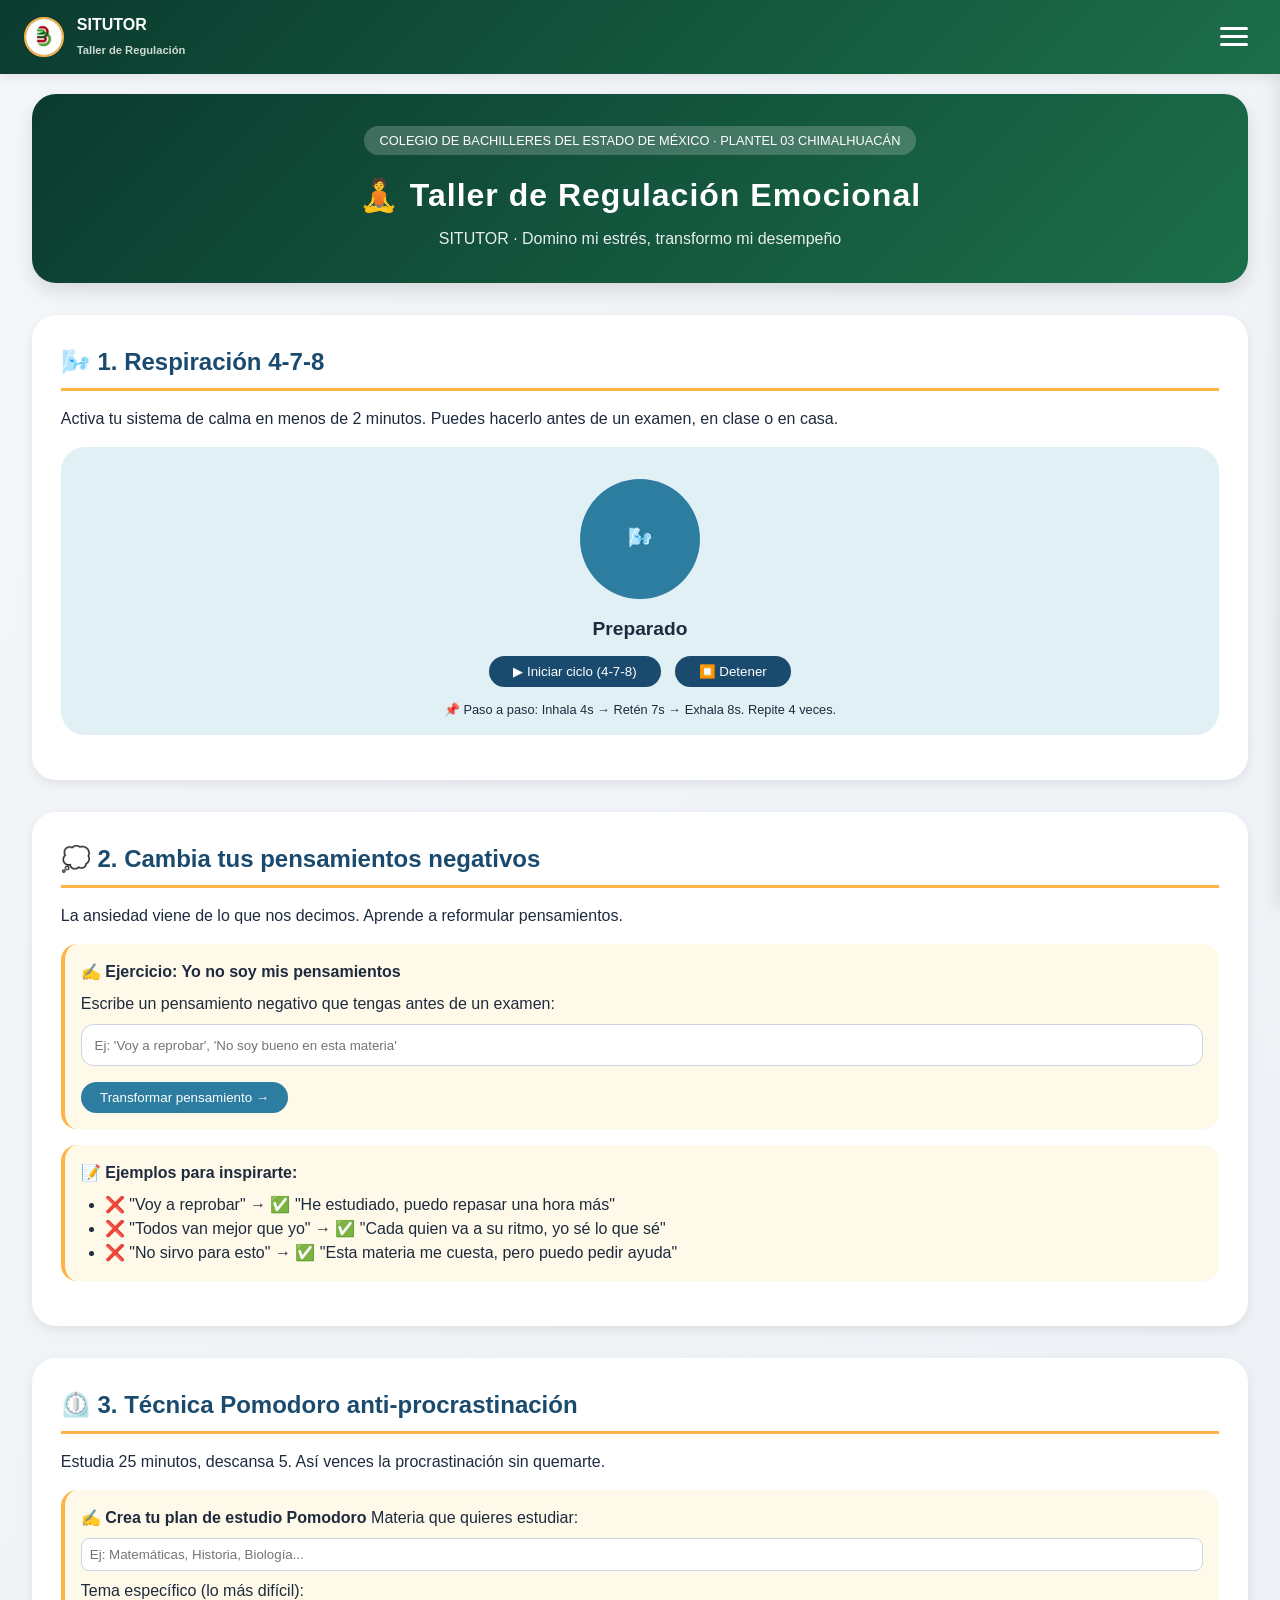
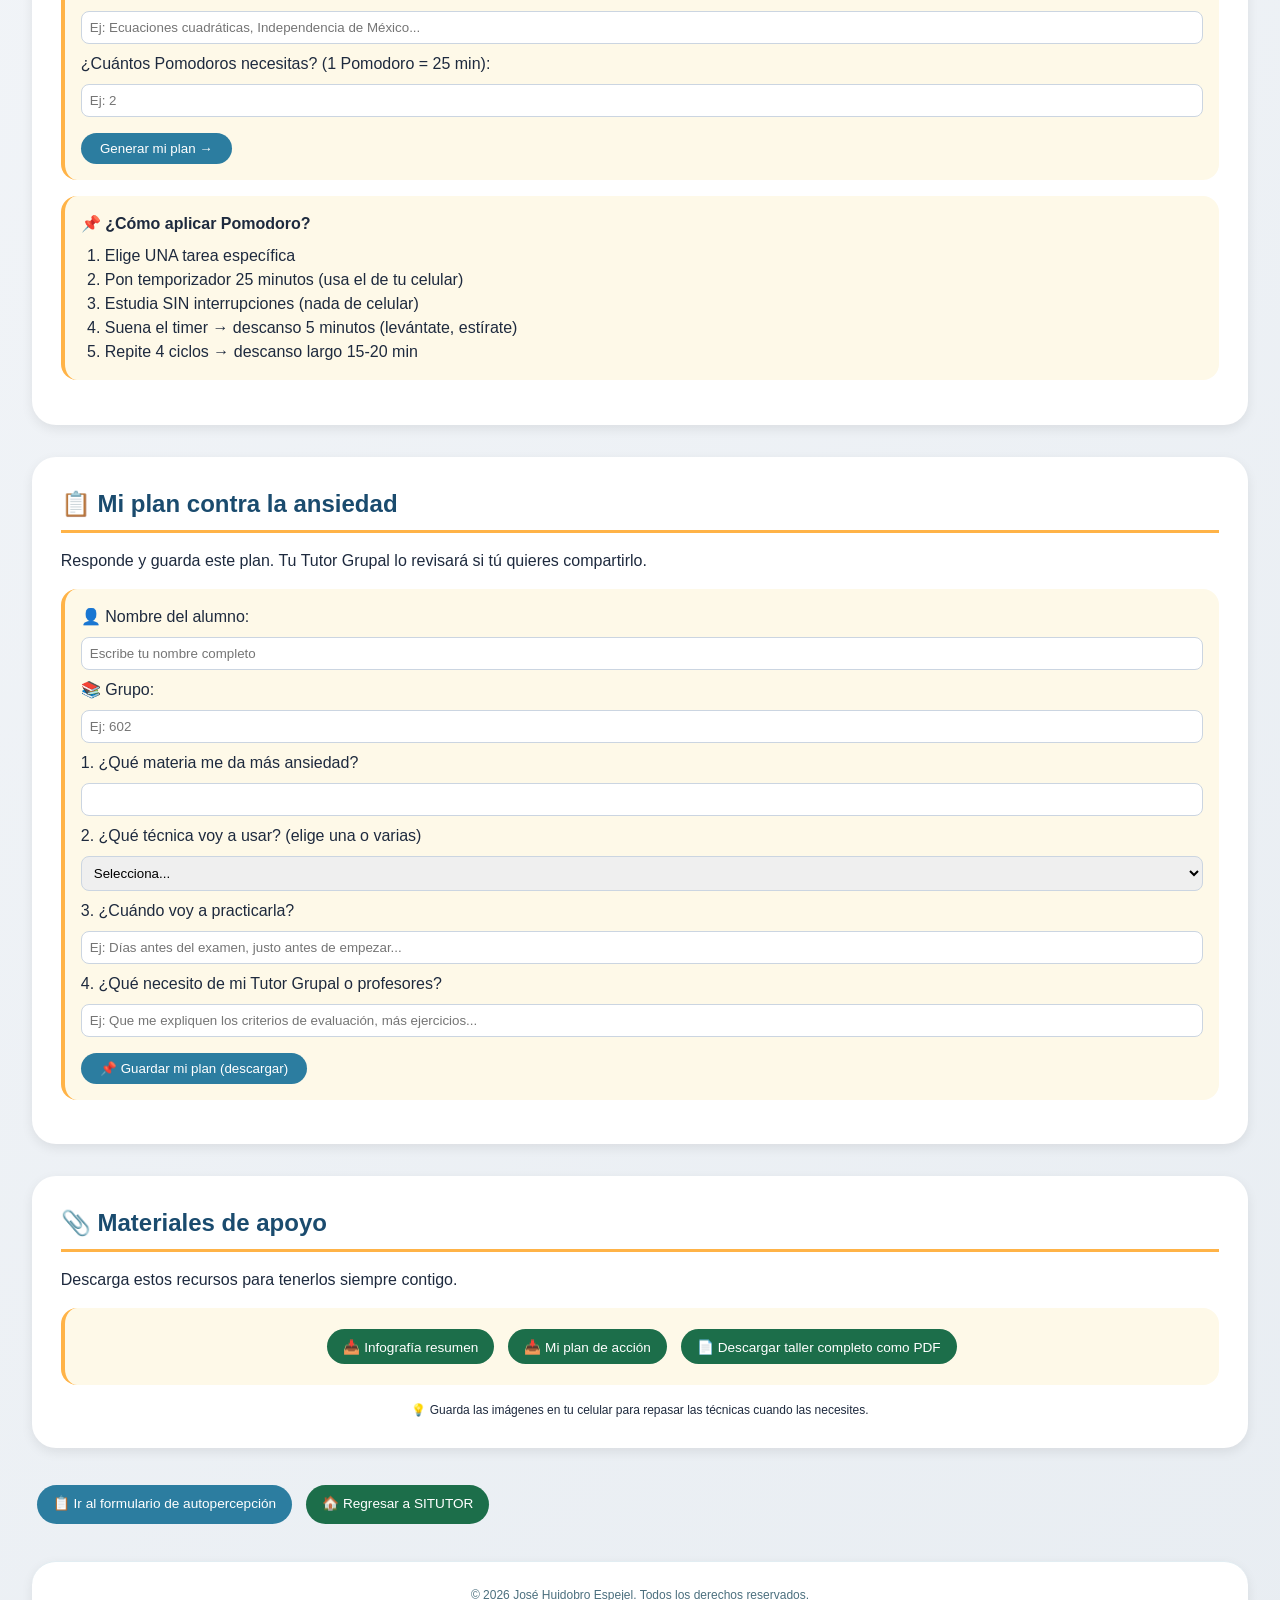
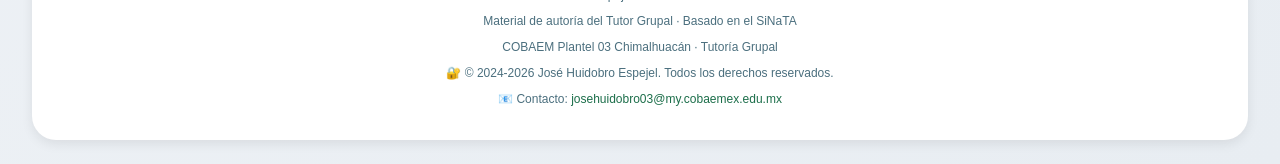
<file: taller_regulacion_emocional.html>
<!DOCTYPE html>
<html lang="es">
<head>
    <meta charset="UTF-8">
    <meta name="viewport" content="width=device-width, initial-scale=1.0, user-scalable=yes">
    <title>SITUTOR | Taller de Regulación Emocional | COBAEM</title>
    
    <!-- CSS externo común -->
    <link rel="stylesheet" href="situtor.css">
    
    <!-- Estilos específicos del taller -->
    <style>
        /* Ejercicios */
        .ejercicio {
            background: #fef9e8;
            border-left: 4px solid #ffb347;
            padding: 1rem;
            border-radius: 1rem;
            margin: 1rem 0;
        }

        .textarea-pensamiento {
            width: 100%;
            padding: 0.8rem;
            border: 1px solid #cbd5e1;
            border-radius: 0.8rem;
            font-family: inherit;
            margin: 0.5rem 0;
            resize: vertical;
        }

        .btn-ejercicio {
            background: #2c7da0;
            color: white;
            border: none;
            padding: 0.5rem 1.2rem;
            border-radius: 2rem;
            cursor: pointer;
            font-weight: 500;
            margin-top: 0.5rem;
        }

        .btn-ejercicio:hover {
            background: #1a4b6e;
        }

        .resultado {
            margin-top: 0.8rem;
            padding: 0.8rem;
            background: #e6f4ea;
            border-radius: 0.8rem;
            display: none;
        }

        /* Respiración animada */
        .respiracion-container {
            text-align: center;
            padding: 1rem;
            background: #e0f0f5;
            border-radius: 1.5rem;
            margin: 1rem 0;
        }

        .circulo-respiracion {
            width: 120px;
            height: 120px;
            background: #2c7da0;
            border-radius: 50%;
            margin: 1rem auto;
            transition: transform 0.1s linear;
            display: flex;
            align-items: center;
            justify-content: center;
            color: white;
            font-weight: bold;
            font-size: 1.2rem;
            cursor: pointer;
        }

        .fase-texto {
            font-size: 1.2rem;
            font-weight: bold;
            margin: 0.5rem 0;
        }

        .btn-respiracion {
            background: #1a4b6e;
            color: white;
            border: none;
            padding: 0.5rem 1.5rem;
            border-radius: 2rem;
            margin: 0.3rem;
            cursor: pointer;
        }

        .btn-respiracion:hover {
            background: #0e3a55;
        }

        /* Pomodoro */
        .pomodoro-input {
            width: 100%;
            padding: 0.5rem;
            margin: 0.5rem 0;
            border: 1px solid #cbd5e1;
            border-radius: 0.5rem;
        }

        .btn-download {
            background: #1c6e4a;
            color: white;
            padding: 0.6rem 1rem;
            border-radius: 2rem;
            text-decoration: none;
            display: inline-flex;
            align-items: center;
            gap: 0.5rem;
            margin: 0.3rem;
            font-size: 0.85rem;
            border: none;
            cursor: pointer;
        }

        .mensaje-exito {
            position: fixed;
            bottom: 2rem;
            right: 2rem;
            background: #1c6e4a;
            color: white;
            padding: 0.8rem 1.5rem;
            border-radius: 2rem;
            box-shadow: 0 4px 12px rgba(0,0,0,0.2);
            display: none;
            z-index: 1000;
        }
    </style>
</head>
<body>
    <!-- MENÚ FIJO DE HAMBURGUESA -->
    <div class="menu-fijo">
        <div class="logo-menu">
            <img src="logo_tutor.png" alt="Logo" class="logo-menu-img" onerror="this.style.display='none'">
            <div class="logo-menu-text">SITUTOR<br><small>Taller de Regulación</small></div>
        </div>
        <button class="hamburguesa" id="menuToggle"><span></span><span></span><span></span></button>
    </div>

    <div class="menu-panel" id="menuPanel">
        <ul>
            <li><a href="index.html">🏠 Inicio</a></li>
            <li><a href="retroalimentacion_360.html">🔄 Retroalimentación 360°</a></li>
            <li><a href="index.html#seccion-recursos">📚 Recursos de apoyo</a></li>
            <li><a href="index.html#seccion-analisis">📊 Análisis de Tutoría</a></li>
        </ul>
    </div>
    <div class="menu-overlay" id="menuOverlay"></div>

    <div class="container">
        <!-- HEADER PRINCIPAL -->
        <div class="header">
            <div class="school-badge">COLEGIO DE BACHILLERES DEL ESTADO DE MÉXICO · PLANTEL 03 CHIMALHUACÁN</div>
            <h1>🧘 Taller de Regulación Emocional</h1>
            <p>SITUTOR · Domino mi estrés, transformo mi desempeño</p>
        </div>

        <!-- Técnica 1: Respiración 4-7-8 -->
        <div class="seccion">
            <h2>🌬️ 1. Respiración 4-7-8</h2>
            <p>Activa tu sistema de calma en menos de 2 minutos. Puedes hacerlo antes de un examen, en clase o en casa.</p>
            
            <div class="respiracion-container">
                <div class="circulo-respiracion" id="circuloRespiración">
                    🌬️
                </div>
                <div class="fase-texto" id="faseTexto">Preparado</div>
                <div>
                    <button class="btn-respiracion" id="btnIniciarRespiración">▶ Iniciar ciclo (4-7-8)</button>
                    <button class="btn-respiracion" id="btnDetenerRespiración">⏹️ Detener</button>
                </div>
                <p style="font-size: 0.8rem; margin-top: 0.5rem;">📌 Paso a paso: Inhala 4s → Retén 7s → Exhala 8s. Repite 4 veces.</p>
            </div>
        </div>

        <!-- Técnica 2: Reestructuración cognitiva -->
        <div class="seccion">
            <h2>💭 2. Cambia tus pensamientos negativos</h2>
            <p>La ansiedad viene de lo que nos decimos. Aprende a reformular pensamientos.</p>
            
            <div class="ejercicio">
                <strong>✍️ Ejercicio: Yo no soy mis pensamientos</strong>
                <p style="margin-top: 0.5rem;">Escribe un pensamiento negativo que tengas antes de un examen:</p>
                <input type="text" id="pensamientoNegativo" class="textarea-pensamiento" placeholder="Ej: 'Voy a reprobar', 'No soy bueno en esta materia'">
                <button class="btn-ejercicio" id="btnReformular">Transformar pensamiento →</button>
                <div id="resultadoReformulacion" class="resultado"></div>
            </div>

            <div class="ejercicio">
                <strong>📝 Ejemplos para inspirarte:</strong>
                <ul style="margin-top: 0.5rem; margin-left: 1.5rem;">
                    <li>❌ "Voy a reprobar" → ✅ "He estudiado, puedo repasar una hora más"</li>
                    <li>❌ "Todos van mejor que yo" → ✅ "Cada quien va a su ritmo, yo sé lo que sé"</li>
                    <li>❌ "No sirvo para esto" → ✅ "Esta materia me cuesta, pero puedo pedir ayuda"</li>
                </ul>
            </div>
        </div>

        <!-- Técnica 3: Pomodoro -->
        <div class="seccion">
            <h2>⏲️ 3. Técnica Pomodoro anti-procrastinación</h2>
            <p>Estudia 25 minutos, descansa 5. Así vences la procrastinación sin quemarte.</p>
            
            <div class="ejercicio">
                <strong>✍️ Crea tu plan de estudio Pomodoro</strong>
                <label>Materia que quieres estudiar:</label>
                <input type="text" id="materiaPomodoro" class="pomodoro-input" placeholder="Ej: Matemáticas, Historia, Biología...">
                <label>Tema específico (lo más difícil):</label>
                <input type="text" id="temaPomodoro" class="pomodoro-input" placeholder="Ej: Ecuaciones cuadráticas, Independencia de México...">
                <label>¿Cuántos Pomodoros necesitas? (1 Pomodoro = 25 min):</label>
                <input type="number" id="numPomodoros" class="pomodoro-input" placeholder="Ej: 2" min="1" max="8">
                <button class="btn-ejercicio" id="btnGenerarPlan">Generar mi plan →</button>
                <div id="resultadoPomodoro" class="resultado"></div>
            </div>

            <div class="ejercicio">
                <strong>📌 ¿Cómo aplicar Pomodoro?</strong>
                <ol style="margin-top: 0.5rem; margin-left: 1.5rem;">
                    <li>Elige UNA tarea específica</li>
                    <li>Pon temporizador 25 minutos (usa el de tu celular)</li>
                    <li>Estudia SIN interrupciones (nada de celular)</li>
                    <li>Suena el timer → descanso 5 minutos (levántate, estírate)</li>
                    <li>Repite 4 ciclos → descanso largo 15-20 min</li>
                </ol>
            </div>
        </div>

        <!-- Plan de acción personal -->
        <div class="seccion">
            <h2>📋 Mi plan contra la ansiedad</h2>
            <p>Responde y guarda este plan. Tu Tutor Grupal lo revisará si tú quieres compartirlo.</p>
            
            <div class="ejercicio">
                <label>👤 Nombre del alumno:</label>
                <input type="text" id="planNombre" class="pomodoro-input" placeholder="Escribe tu nombre completo">
                
                <label>📚 Grupo:</label>
                <input type="text" id="planGrupo" class="pomodoro-input" placeholder="Ej: 602">
                
                <label>1. ¿Qué materia me da más ansiedad?</label>
                <input type="text" id="planMateria" class="pomodoro-input">
                
                <label>2. ¿Qué técnica voy a usar? (elige una o varias)</label>
                <select id="planTecnica" class="pomodoro-input">
                    <option value="">Selecciona...</option>
                    <option value="respiracion">Respiración 4-7-8</option>
                    <option value="pensamientos">Cambiar pensamientos negativos</option>
                    <option value="pomodoro">Técnica Pomodoro</option>
                    <option value="varias">Varias de ellas</option>
                </select>
                
                <label>3. ¿Cuándo voy a practicarla?</label>
                <input type="text" id="planCuando" class="pomodoro-input" placeholder="Ej: Días antes del examen, justo antes de empezar...">
                
                <label>4. ¿Qué necesito de mi Tutor Grupal o profesores?</label>
                <input type="text" id="planAyuda" class="pomodoro-input" placeholder="Ej: Que me expliquen los criterios de evaluación, más ejercicios...">
                
                <button class="btn-ejercicio" id="btnGuardarPlan">📌 Guardar mi plan (descargar)</button>
            </div>
        </div>

        <!-- Materiales de apoyo -->
        <div class="seccion">
            <h2>📎 Materiales de apoyo</h2>
            <p>Descarga estos recursos para tenerlos siempre contigo.</p>
            <div class="ejercicio" style="text-align: center;">
                <button class="btn-download" id="downloadInfografia">📥 Infografía resumen</button>
                <button class="btn-download" id="downloadPlanAccion">📥 Mi plan de acción</button>
                <button class="btn-download btn-pdf" id="btnPDFTaller">📄 Descargar taller completo como PDF</button>
            </div>
            <p style="font-size: 0.75rem; margin-top: 0.8rem; text-align: center;">💡 Guarda las imágenes en tu celular para repasar las técnicas cuando las necesites.</p>
        </div>

        <!-- Botones de navegación -->
        <div class="botonera">
            <a href="https://docs.google.com/forms/d/e/1FAIpQLSeVl8X5ZZpVX_1PzhnhS7fOJFhV8JSaxs6FRjYSYGMrx0R1IQ/viewform?usp=sharing" class="btn-download" target="_blank" style="background: #2c7da0; text-decoration: none;">📋 Ir al formulario de autopercepción</a>
            <a href="index.html" class="btn-download btn-regresar" style="text-decoration: none;">🏠 Regresar a SITUTOR</a>
        </div>

        <!-- FOOTER -->
        <footer class="footer">
            <div class="footer-contenido">
                <p>© 2026 José Huidobro Espejel. Todos los derechos reservados.</p>
                <p>Material de autoría del Tutor Grupal · Basado en el SiNaTA</p>
                <p>COBAEM Plantel 03 Chimalhuacán · Tutoría Grupal</p>
                <p>🔐 © 2024-2026 José Huidobro Espejel. Todos los derechos reservados.</p>
                <p>📧 Contacto: <a href="mailto:josehuidobro03@my.cobaemex.edu.mx">josehuidobro03@my.cobaemex.edu.mx</a></p>
            </div>
        </footer>
    </div>

    <div id="mensajeExito" class="mensaje-exito"></div>

    <script>
        // Menú de hamburguesa
        const menuToggle = document.getElementById('menuToggle');
        const menuPanel = document.getElementById('menuPanel');
        const menuOverlay = document.getElementById('menuOverlay');
        function closeMenu() { menuPanel.classList.remove('open'); menuOverlay.classList.remove('active'); menuToggle.classList.remove('active'); }
        function openMenu() { menuPanel.classList.add('open'); menuOverlay.classList.add('active'); menuToggle.classList.add('active'); }
        menuToggle.addEventListener('click', () => { menuPanel.classList.contains('open') ? closeMenu() : openMenu(); });
        menuOverlay.addEventListener('click', closeMenu);

        // ==================== RESPIRACIÓN GUIADA 4-7-8 ====================
        let activo = false;
        let fase = 0;
        let intervaloActual = null;

        const circulo = document.getElementById('circuloRespiración');
        const faseTextoDiv = document.getElementById('faseTexto');

        function iniciarFase() {
            if (!activo) return;
            if (fase === 0) {
                faseTextoDiv.textContent = '🌬️ INHALA (4 segundos)';
                circulo.style.transform = 'scale(1.1)';
                let tiempo = 4;
                intervaloActual = setInterval(() => {
                    if (!activo) { clearInterval(intervaloActual); return; }
                    if (tiempo > 0) {
                        faseTextoDiv.textContent = `🌬️ INHALA (${tiempo} segundos)`;
                        tiempo--;
                    } else {
                        clearInterval(intervaloActual);
                        fase = 1;
                        iniciarFase();
                    }
                }, 1000);
            } else if (fase === 1) {
                faseTextoDiv.textContent = '⏸️ RETÉN (7 segundos)';
                circulo.style.transform = 'scale(1.2)';
                let tiempo = 7;
                intervaloActual = setInterval(() => {
                    if (!activo) { clearInterval(intervaloActual); return; }
                    if (tiempo > 0) {
                        faseTextoDiv.textContent = `⏸️ RETÉN (${tiempo} segundos)`;
                        tiempo--;
                    } else {
                        clearInterval(intervaloActual);
                        fase = 2;
                        iniciarFase();
                    }
                }, 1000);
            } else if (fase === 2) {
                faseTextoDiv.textContent = '💨 EXHALA (8 segundos)';
                circulo.style.transform = 'scale(0.9)';
                let tiempo = 8;
                intervaloActual = setInterval(() => {
                    if (!activo) { clearInterval(intervaloActual); return; }
                    if (tiempo > 0) {
                        faseTextoDiv.textContent = `💨 EXHALA (${tiempo} segundos)`;
                        tiempo--;
                    } else {
                        clearInterval(intervaloActual);
                        fase = 0;
                        iniciarFase();
                    }
                }, 1000);
            }
        }

        document.getElementById('btnIniciarRespiración').addEventListener('click', () => {
            if (intervaloActual) clearInterval(intervaloActual);
            activo = true;
            fase = 0;
            iniciarFase();
        });

        document.getElementById('btnDetenerRespiración').addEventListener('click', () => {
            activo = false;
            if (intervaloActual) clearInterval(intervaloActual);
            faseTextoDiv.textContent = 'Preparado';
            circulo.style.transform = 'scale(1)';
        });

        // ==================== REFORMULACIÓN COGNITIVA ====================
        document.getElementById('btnReformular').addEventListener('click', () => {
            const negativo = document.getElementById('pensamientoNegativo').value.trim();
            const resultadoDiv = document.getElementById('resultadoReformulacion');
            if (!negativo) {
                resultadoDiv.innerHTML = '✏️ Escribe un pensamiento negativo primero.';
                resultadoDiv.style.display = 'block';
                return;
            }
            let reformulado = '';
            if (negativo.toLowerCase().includes('reprobar')) {
                reformulado = '✅ "He estudiado, puedo repasar una hora más y dar lo mejor de mí"';
            } else if (negativo.toLowerCase().includes('todos') || negativo.toLowerCase().includes('mejor')) {
                reformulado = '✅ "Cada quien va a su ritmo, yo sé lo que sé y puedo mejorar"';
            } else if (negativo.toLowerCase().includes('sirvo') || negativo.toLowerCase().includes('capaz')) {
                reformulado = '✅ "Esta materia me cuesta, pero puedo pedir ayuda y esforzarme"';
            } else {
                reformulado = `✅ "${negativo} → Pero puedo prepararme, pedir ayuda y confiar en mi esfuerzo"`;
            }
            resultadoDiv.innerHTML = `<strong>Pensamiento transformado:</strong><br>${reformulado}`;
            resultadoDiv.style.display = 'block';
        });

        // ==================== PLAN POMODORO ====================
        document.getElementById('btnGenerarPlan').addEventListener('click', () => {
            const materia = document.getElementById('materiaPomodoro').value.trim() || 'tu materia';
            const tema = document.getElementById('temaPomodoro').value.trim() || 'el tema que elegiste';
            const num = parseInt(document.getElementById('numPomodoros').value) || 2;
            const totalMin = num * 25;
            const horas = Math.floor(totalMin / 60);
            const minutos = totalMin % 60;
            let tiempoTexto = '';
            if (horas > 0) tiempoTexto = `${horas} hora(s) y ${minutos} minutos`;
            else tiempoTexto = `${totalMin} minutos`;
            
            const plan = `
                <strong>📚 Tu plan Pomodoro:</strong><br>
                • Materia: ${materia}<br>
                • Tema: ${tema}<br>
                • ${num} Pomodoro(s) = ${tiempoTexto} de estudio efectivo<br>
                • Organízate: 25 min estudio → 5 min descanso (repite ${num} veces)<br>
                ¡Anota en tu calendario cuándo empezarás!
            `;
            document.getElementById('resultadoPomodoro').innerHTML = plan;
            document.getElementById('resultadoPomodoro').style.display = 'block';
        });

        // ==================== GUARDAR PLAN DE ACCIÓN ====================
        function mostrarMensaje(texto, esError = false) {
            const msg = document.getElementById('mensajeExito');
            msg.textContent = texto;
            msg.style.background = esError ? '#dc2626' : '#1c6e4a';
            msg.style.display = 'block';
            setTimeout(() => { msg.style.display = 'none'; }, 3000);
        }

        document.getElementById('btnGuardarPlan').addEventListener('click', () => {
            const nombre = document.getElementById('planNombre').value.trim() || '[Nombre del alumno]';
            const grupo = document.getElementById('planGrupo').value.trim() || '[Grupo]';
            const materia = document.getElementById('planMateria').value.trim() || 'No especificada';
            const tecnicaSelect = document.getElementById('planTecnica');
            const tecnica = tecnicaSelect.options[tecnicaSelect.selectedIndex]?.text || 'No seleccionada';
            const cuando = document.getElementById('planCuando').value.trim() || 'No especificado';
            const ayuda = document.getElementById('planAyuda').value.trim() || 'No especificado';
            const fecha = new Date().toLocaleDateString();
            
            const contenido = `
MI PLAN DE ACCIÓN - SITUTOR - TALLER DE REGULACIÓN EMOCIONAL
==================================================
Fecha: ${fecha}
Alumno: ${nombre}
Grupo: ${grupo}
Tutor Grupal: José Huidobro Espejel

1. Materia que me da más ansiedad: ${materia}
2. Técnica que voy a usar: ${tecnica}
3. Cuándo la voy a practicar: ${cuando}
4. Qué necesito de mi Tutor Grupal o profesores: ${ayuda}

Compromiso: Aplicaré mi plan en los próximos días.

---
SITUTOR · Taller de Regulación Emocional · Basado en el SiNaTA
Colegio de Bachilleres del Estado de México · Plantel 03 Chimalhuacán
            `;
            const blob = new Blob([contenido], { type: 'text/plain' });
            const link = document.createElement('a');
            link.href = URL.createObjectURL(blob);
            link.download = `plan_emocional_${nombre.replace(/\s+/g, '_')}_${fecha}.txt`;
            link.click();
            URL.revokeObjectURL(link.href);
            mostrarMensaje('✅ Plan descargado con éxito');
        });

        // ==================== MATERIALES DE APOYO ====================
        document.getElementById('downloadInfografia').addEventListener('click', () => {
            mostrarMensaje('📥 Infografía: Puedes tomar captura de pantalla de esta página o pedirle a tu Tutor Grupal la imagen oficial.');
        });
        document.getElementById('downloadPlanAccion').addEventListener('click', () => {
            mostrarMensaje('📥 Usa el botón "Guardar mi plan" más arriba para descargar tu plan de acción personal.');
        });

        // ==================== GENERAR PDF DEL TALLER COMPLETO ====================
        document.getElementById('btnPDFTaller').addEventListener('click', () => {
            const fecha = new Date().toLocaleDateString();
            let nombreAlumno = prompt("Escribe tu nombre para personalizar el PDF:", "Mi nombre");
            if (!nombreAlumno) nombreAlumno = "Estudiante";
            
            const contenido = `
                <h2>🌬️ 1. Respiración 4-7-8</h2>
                <p>Técnica de respiración para calmar la ansiedad: Inhala 4s, retén 7s, exhala 8s. Repite 4 ciclos.</p>
                
                <h2>💭 2. Reestructuración cognitiva</h2>
                <p>Cambia pensamientos negativos por pensamientos realistas y funcionales.</p>
                <p><strong>Ejemplos:</strong><br>
                ❌ "Voy a reprobar" → ✅ "He estudiado, puedo repasar una hora más"<br>
                ❌ "Todos van mejor que yo" → ✅ "Cada quien va a su ritmo"<br>
                ❌ "No sirvo para esto" → ✅ "Puedo pedir ayuda y mejorar"</p>
                
                <h2>⏲️ 3. Técnica Pomodoro</h2>
                <p>Estudia 25 minutos, descansa 5. Después de 4 ciclos, descanso largo de 15-20 minutos.</p>
                
                <h2>📋 Mi plan contra la ansiedad</h2>
                <p><strong>Alumno:</strong> ${nombreAlumno}<br>
                <strong>Fecha:</strong> ${fecha}</p>
                <p>Completa este plan en la página web de SITUTOR.</p>
            `;
            
            const htmlCompleto = `<!DOCTYPE html>
            <html><head><meta charset="UTF-8"><title>SITUTOR - Taller de Regulación Emocional</title>
            <style>
                body { font-family: 'Segoe UI', Arial, sans-serif; margin: 2rem; }
                h1, h2 { color: #1a4b6e; }
                .header-pdf { text-align: center; margin-bottom: 2rem; }
                .footer-pdf { text-align: center; margin-top: 2rem; font-size: 0.7rem; border-top: 1px solid #ccc; padding-top: 1rem; }
            </style>
            </head>
            <body>
            <div class="header-pdf">
                <h1>🧘 SITUTOR - Taller de Regulación Emocional</h1>
                <p><strong>Alumno/a:</strong> ${nombreAlumno}</p>
                <p><strong>Fecha:</strong> ${fecha}</p>
                <p>COBAEM Plantel 03 Chimalhuacán · Tutor: José Huidobro Espejel</p>
            </div>
            ${contenido}
            <div class="footer-pdf">
                <p>© 2026 José Huidobro Espejel. Todos los derechos reservados.</p>
                <p>SITUTOR · Sistema de Comunicación Tutorial · Basado en el SiNaTA</p>
            </div>
            </body></html>`;
            
            const ventana = window.open('', '_blank');
            if (!ventana) { mostrarMensaje('❌ Permite ventanas emergentes', true); return; }
            ventana.document.write(htmlCompleto);
            ventana.document.close();
            setTimeout(() => { ventana.print(); }, 500);
        });
    </script>
</body>
</html>
</file>
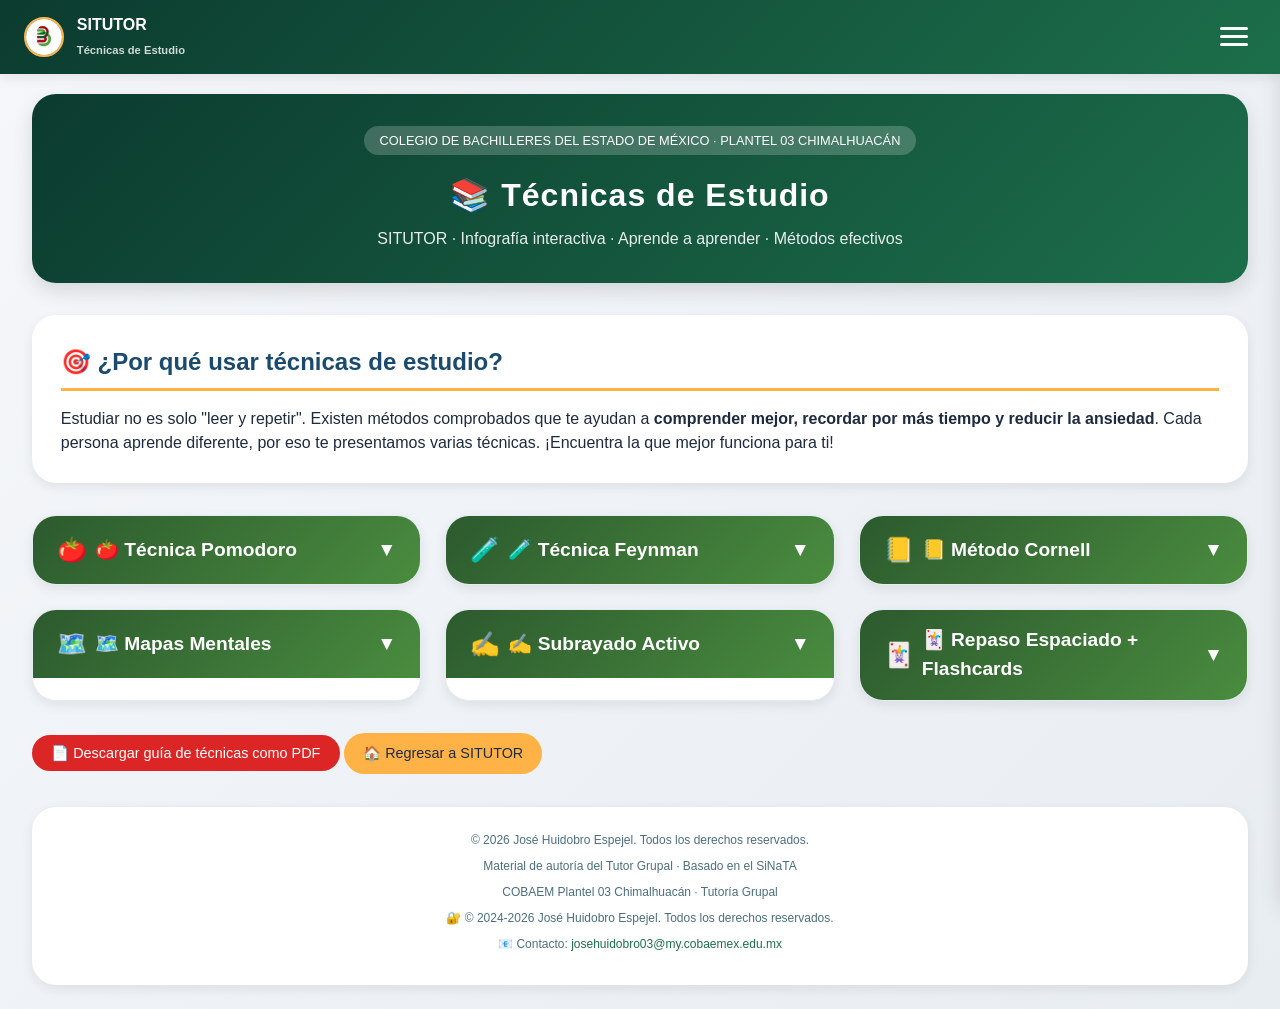
<file: tecnicas_estudio.html>
<!DOCTYPE html>
<html lang="es">
<head>
    <meta charset="UTF-8">
    <meta name="viewport" content="width=device-width, initial-scale=1.0, user-scalable=yes">
    <title>SITUTOR | Técnicas de Estudio | Infografía Interactiva | COBAEM</title>
    
    <!-- CSS externo común -->
    <link rel="stylesheet" href="situtor.css">
    
    <!-- Estilos específicos de técnicas de estudio -->
    <style>
        /* Grid de técnicas */
        .tecnicas-grid {
            display: grid;
            grid-template-columns: repeat(auto-fit, minmax(320px, 1fr));
            gap: 1.5rem;
            margin-bottom: 2rem;
        }

        .tecnica-card {
            background: white;
            border-radius: 1.5rem;
            overflow: hidden;
            box-shadow: 0 4px 12px rgba(0,0,0,0.08);
            transition: transform 0.2s;
            border: 1px solid #e2edf2;
        }

        .tecnica-card:hover {
            transform: translateY(-5px);
        }

        .tecnica-header {
            background: linear-gradient(135deg, #2c5a2e 0%, #4a8c3f 100%);
            color: white;
            padding: 1rem 1.5rem;
            cursor: pointer;
            display: flex;
            justify-content: space-between;
            align-items: center;
        }

        .tecnica-header h3 {
            font-size: 1.2rem;
            display: flex;
            align-items: center;
            gap: 0.5rem;
        }

        .tecnica-icono {
            font-size: 1.5rem;
        }

        .tecnica-toggle {
            font-size: 1.2rem;
            transition: transform 0.2s;
        }

        .tecnica-contenido {
            max-height: 0;
            overflow: hidden;
            transition: max-height 0.4s ease;
            background: #f9fbfd;
        }

        .tecnica-contenido.active {
            max-height: 600px;
        }

        .tecnica-inner {
            padding: 1.5rem;
        }

        .tecnica-descripcion {
            margin-bottom: 1rem;
            color: #2c3e44;
        }

        .tecnica-pasos {
            background: #fef9e8;
            border-left: 3px solid #ffb347;
            padding: 0.8rem;
            margin: 0.8rem 0;
            border-radius: 0.5rem;
        }

        .tecnica-pasos h4 {
            color: #b85c00;
            margin-bottom: 0.5rem;
        }

        .tecnica-pasos ol, .tecnica-pasos ul {
            margin-left: 1.2rem;
        }

        .tecnica-ejemplo {
            background: #e8f0fe;
            padding: 0.8rem;
            border-radius: 0.5rem;
            margin-top: 0.8rem;
        }

        .tecnica-ejemplo h4 {
            color: #1a4b6e;
            margin-bottom: 0.3rem;
        }

        .badge-tecnica {
            display: inline-block;
            background: #e9ecef;
            padding: 0.2rem 0.6rem;
            border-radius: 20px;
            font-size: 0.7rem;
            margin-top: 0.5rem;
            color: #2c5a2e;
        }
    </style>
</head>
<body>
    <!-- MENÚ FIJO DE HAMBURGUESA -->
    <div class="menu-fijo">
        <div class="logo-menu">
            <img src="logo_tutor.png" alt="Logo" class="logo-menu-img" onerror="this.style.display='none'">
            <div class="logo-menu-text">SITUTOR<br><small>Técnicas de Estudio</small></div>
        </div>
        <button class="hamburguesa" id="menuToggle"><span></span><span></span><span></span></button>
    </div>

    <div class="menu-panel" id="menuPanel">
        <ul>
            <li><a href="index.html">🏠 Inicio</a></li>
            <li><a href="retroalimentacion_360.html">🔄 Retroalimentación 360°</a></li>
            <li><a href="index.html#seccion-recursos">📚 Recursos de apoyo</a></li>
            <li><a href="index.html#seccion-analisis">📊 Análisis de Tutoría</a></li>
        </ul>
    </div>
    <div class="menu-overlay" id="menuOverlay"></div>

    <div class="container">
        <!-- HEADER PRINCIPAL -->
        <div class="header">
            <div class="school-badge">COLEGIO DE BACHILLERES DEL ESTADO DE MÉXICO · PLANTEL 03 CHIMALHUACÁN</div>
            <h1>📚 Técnicas de Estudio</h1>
            <p>SITUTOR · Infografía interactiva · Aprende a aprender · Métodos efectivos</p>
        </div>

        <!-- Introducción -->
        <div class="seccion">
            <h2>🎯 ¿Por qué usar técnicas de estudio?</h2>
            <p>Estudiar no es solo "leer y repetir". Existen métodos comprobados que te ayudan a <strong>comprender mejor, recordar por más tiempo y reducir la ansiedad</strong>. Cada persona aprende diferente, por eso te presentamos varias técnicas. ¡Encuentra la que mejor funciona para ti!</p>
        </div>

        <!-- Grid de técnicas -->
        <div class="tecnicas-grid" id="tecnicasContainer">
            <!-- Las técnicas se cargarán dinámicamente -->
        </div>

        <!-- Botones de navegación -->
        <div class="botonera">
            <button class="btn btn-pdf" id="btnPDF">📄 Descargar guía de técnicas como PDF</button>
            <a href="index.html" class="btn btn-regresar">🏠 Regresar a SITUTOR</a>
        </div>

        <!-- FOOTER -->
        <footer class="footer">
            <div class="footer-contenido">
                <p>© 2026 José Huidobro Espejel. Todos los derechos reservados.</p>
                <p>Material de autoría del Tutor Grupal · Basado en el SiNaTA</p>
                <p>COBAEM Plantel 03 Chimalhuacán · Tutoría Grupal</p>
                <p>🔐 © 2024-2026 José Huidobro Espejel. Todos los derechos reservados.</p>
                <p>📧 Contacto: <a href="mailto:josehuidobro03@my.cobaemex.edu.mx">josehuidobro03@my.cobaemex.edu.mx</a></p>
            </div>
        </footer>
    </div>

    <script>
        // Menú de hamburguesa
        const menuToggle = document.getElementById('menuToggle');
        const menuPanel = document.getElementById('menuPanel');
        const menuOverlay = document.getElementById('menuOverlay');
        function closeMenu() { menuPanel.classList.remove('open'); menuOverlay.classList.remove('active'); menuToggle.classList.remove('active'); }
        function openMenu() { menuPanel.classList.add('open'); menuOverlay.classList.add('active'); menuToggle.classList.add('active'); }
        menuToggle.addEventListener('click', () => { menuPanel.classList.contains('open') ? closeMenu() : openMenu(); });
        menuOverlay.addEventListener('click', closeMenu);

        // ==================== DATOS DE LAS TÉCNICAS ====================
        const tecnicas = [
            {
                nombre: "🍅 Técnica Pomodoro",
                descripcion: "Dividir el tiempo de estudio en bloques de 25 minutos llamados 'pomodoros', seguidos de descansos cortos de 5 minutos. Después de 4 pomodoros, tomas un descanso más largo de 15-20 minutos.",
                pasos: "1. Elige una tarea específica para estudiar.\n2. Configura un temporizador a 25 minutos.\n3. Estudia sin interrupciones (nada de celular).\n4. Cuando suene el timer, descansa 5 minutos.\n5. Repite el ciclo 4 veces y toma un descanso largo.",
                ejemplo: "Voy a estudiar el tema de ecuaciones cuadráticas. Uso 2 pomodoros (50 minutos) para leer y practicar, luego descanso 10 minutos antes de cambiar de materia.",
                ideal: "Procrastinadores · Mantener concentración"
            },
            {
                nombre: "🧪 Técnica Feynman",
                descripcion: "Explicar un concepto con tus propias palabras como si se lo enseñaras a un niño de primaria. Si no puedes simplificarlo, es que no lo has entendido realmente.",
                pasos: "1. Escribe el tema o concepto en la parte superior de una hoja.\n2. Explica el concepto con tus palabras, como si se lo enseñaras a alguien sin conocimientos previos.\n3. Identifica las partes donde te trabas o usas términos complicados.\n4. Vuelve a estudiar esas partes y simplifica tu explicación.\n5. Repite hasta que puedas explicarlo de forma clara y sencilla.",
                ejemplo: "La fotosíntesis es como una cocina: las plantas toman agua, luz y aire para cocinar su propio alimento (glucosa).",
                ideal: "Materias conceptuales · Comprensión profunda"
            },
            {
                nombre: "📒 Método Cornell",
                descripcion: "Un sistema para tomar apuntes de forma organizada, que facilita el repaso y la memorización. Divide la hoja en 3 secciones: notas, ideas clave y resumen.",
                pasos: "• Columna izquierda (ancha): Notas principales de la clase o lectura.\n• Columna derecha (estrecha): Palabras clave, preguntas o ideas principales.\n• Parte inferior: Resumen de 1-2 líneas al final.\n\nCómo usarlo:\n1. Toma notas en la columna izquierda durante la clase.\n2. Justo después, escribe palabras clave en la columna derecha.\n3. Tapa la izquierda y trata de recordar usando solo las palabras clave.\n4. Escribe un resumen al final.",
                ejemplo: "Izquierda: 'La Independencia comenzó en 1810 con el Grito de Dolores'. Derecha: '1810, Grito, Hidalgo'. Resumen: 'La Independencia inició con Hidalgo en 1810'.",
                ideal: "Tomar apuntes · Repasar eficientemente"
            },
            {
                nombre: "🗺️ Mapas Mentales",
                descripcion: "Organizar información de forma visual, partiendo de una idea central y conectando conceptos relacionados mediante ramas y palabras clave.",
                pasos: "1. Coloca el tema principal en el centro de la hoja.\n2. Dibuja ramas hacia subtemas relacionados.\n3. Usa palabras clave cortas, no frases largas.\n4. Agrega colores, imágenes o símbolos para recordar mejor.\n5. Conecta ideas entre diferentes ramas si es necesario.",
                ejemplo: "Herramientas digitales: Canva, MindMeister, XMind, o simplemente lápiz y papel.",
                ideal: "Estudiantes visuales · Relacionar conceptos"
            },
            {
                nombre: "✍️ Subrayado Activo",
                descripcion: "No es solo marcar líneas. Es identificar y resaltar las ideas más importantes de un texto para luego estudiarlas sin tener que releer todo.",
                pasos: "1. Lee el texto completo una vez sin subrayar.\n2. En la segunda lectura, identifica la idea principal de cada párrafo.\n3. Subraya SOLO palabras o frases clave (no párrafos enteros).\n4. Usa colores diferentes: rojo para ideas principales, azul para ejemplos.\n5. Al final, escribe al margen una palabra que resuma el párrafo.",
                ejemplo: "No subrayes más del 20-30% del texto. Si subrayas todo, no estás priorizando.",
                ideal: "Lectura comprensiva · Textos largos"
            },
            {
                nombre: "🃏 Repaso Espaciado + Flashcards",
                descripcion: "Repasar la información en intervalos de tiempo cada vez más largos (1 día, 3 días, 1 semana, 1 mes). Las flashcards (tarjetas de memoria) son el mejor formato para aplicar esta técnica.",
                pasos: "1. Crea una tarjeta con una pregunta o concepto del lado frontal.\n2. Del lado posterior escribe la respuesta o explicación.\n3. Repasa las tarjetas que te cuestan con más frecuencia.\n4. Las que ya dominas, repásalas cada vez con más espacio de tiempo.",
                ejemplo: "Herramientas digitales: Anki, Quizlet, o haz tus propias tarjetas de papel.",
                ideal: "Memorizar fechas, vocabulario, fórmulas"
            }
        ];

        // ==================== FUNCIONES DE RENDERIZADO ====================
        function renderizarTecnicas() {
            const container = document.getElementById('tecnicasContainer');
            if (!container) return;
            
            let html = '';
            
            tecnicas.forEach((tecnica, idx) => {
                const pasosHTML = tecnica.pasos.replace(/\n/g, '<br>');
                html += `
                    <div class="tecnica-card">
                        <div class="tecnica-header" onclick="toggleTecnica(${idx})">
                            <h3><span class="tecnica-icono">${tecnica.nombre.split(' ')[0]}</span> ${tecnica.nombre}</h3>
                            <span class="tecnica-toggle" id="toggle_${idx}">▼</span>
                        </div>
                        <div class="tecnica-contenido" id="contenido_${idx}">
                            <div class="tecnica-inner">
                                <div class="tecnica-descripcion">
                                    <strong>¿En qué consiste?</strong> ${tecnica.descripcion}
                                </div>
                                <div class="tecnica-pasos">
                                    <h4>📌 Pasos:</h4>
                                    <p>${pasosHTML}</p>
                                </div>
                                <div class="tecnica-ejemplo">
                                    <h4>💡 Ejemplo:</h4>
                                    <p>${tecnica.ejemplo}</p>
                                </div>
                                <span class="badge-tecnica">🎯 Ideal para: ${tecnica.ideal}</span>
                            </div>
                        </div>
                    </div>
                `;
            });
            
            container.innerHTML = html;
        }

        function toggleTecnica(idx) {
            const contenido = document.getElementById(`contenido_${idx}`);
            const toggle = document.getElementById(`toggle_${idx}`);
            if (contenido.classList.contains('active')) {
                contenido.classList.remove('active');
                if (toggle) toggle.textContent = '▼';
            } else {
                contenido.classList.add('active');
                if (toggle) toggle.textContent = '▲';
            }
        }

        // ==================== GENERAR PDF ====================
        function generarPDF() {
            const fecha = new Date().toLocaleDateString();
            let nombreAlumno = prompt("Escribe tu nombre para personalizar el PDF:", "Mi nombre");
            if (!nombreAlumno) nombreAlumno = "Estudiante";
            
            let contenidoHTML = '';
            for (let tecnica of tecnicas) {
                contenidoHTML += `
                    <div style="margin-bottom: 1.5rem; page-break-inside: avoid;">
                        <h3 style="color: #1a4b6e; background: #eef2f5; padding: 0.5rem; border-radius: 0.5rem;">${tecnica.nombre}</h3>
                        <p><strong>¿En qué consiste?</strong> ${tecnica.descripcion}</p>
                        <p><strong>📌 Pasos:</strong><br>${tecnica.pasos.replace(/\n/g, '<br>')}</p>
                        <p><strong>💡 Ejemplo:</strong> ${tecnica.ejemplo}</p>
                        <p><strong>🎯 Ideal para:</strong> ${tecnica.ideal}</p>
                    </div>
                    <hr>
                `;
            }
            
            const htmlCompleto = `<!DOCTYPE html>
            <html>
            <head>
                <meta charset="UTF-8">
                <title>SITUTOR - Técnicas de Estudio</title>
                <style>
                    body { font-family: 'Segoe UI', Arial, sans-serif; margin: 2rem; }
                    h1 { color: #1a4b6e; text-align: center; }
                    .header-pdf { text-align: center; margin-bottom: 2rem; }
                    .footer-pdf { text-align: center; margin-top: 2rem; font-size: 0.7rem; border-top: 1px solid #ccc; padding-top: 1rem; }
                </style>
            </head>
            <body>
                <div class="header-pdf">
                    <h1>📚 SITUTOR - Técnicas de Estudio</h1>
                    <p><strong>Alumno/a:</strong> ${nombreAlumno}</p>
                    <p><strong>Fecha:</strong> ${fecha}</p>
                    <p>COBAEM Plantel 03 Chimalhuacán · Tutor: José Huidobro Espejel</p>
                </div>
                ${contenidoHTML}
                <div class="footer-pdf">
                    <p>© 2026 José Huidobro Espejel. Todos los derechos reservados.</p>
                    <p>Material de autoría del Tutor Grupal · Basado en el SiNaTA</p>
                    <p>COBAEM Plantel 03 Chimalhuacán · Tutoría Grupal</p>
                    <p>🔐 © 2024-2026 José Huidobro Espejel. Todos los derechos reservados.</p>
                </div>
            </body>
            </html>`;
            
            const ventana = window.open('', '_blank');
            if (!ventana) {
                alert('❌ Permite ventanas emergentes para generar el PDF');
                return;
            }
            ventana.document.write(htmlCompleto);
            ventana.document.close();
            setTimeout(() => { ventana.print(); }, 500);
        }

        // Exponer funciones globales
        window.toggleTecnica = toggleTecnica;
        
        // Inicializar
        renderizarTecnicas();
        document.getElementById('btnPDF').addEventListener('click', generarPDF);
    </script>
</body>
</html>
</file>
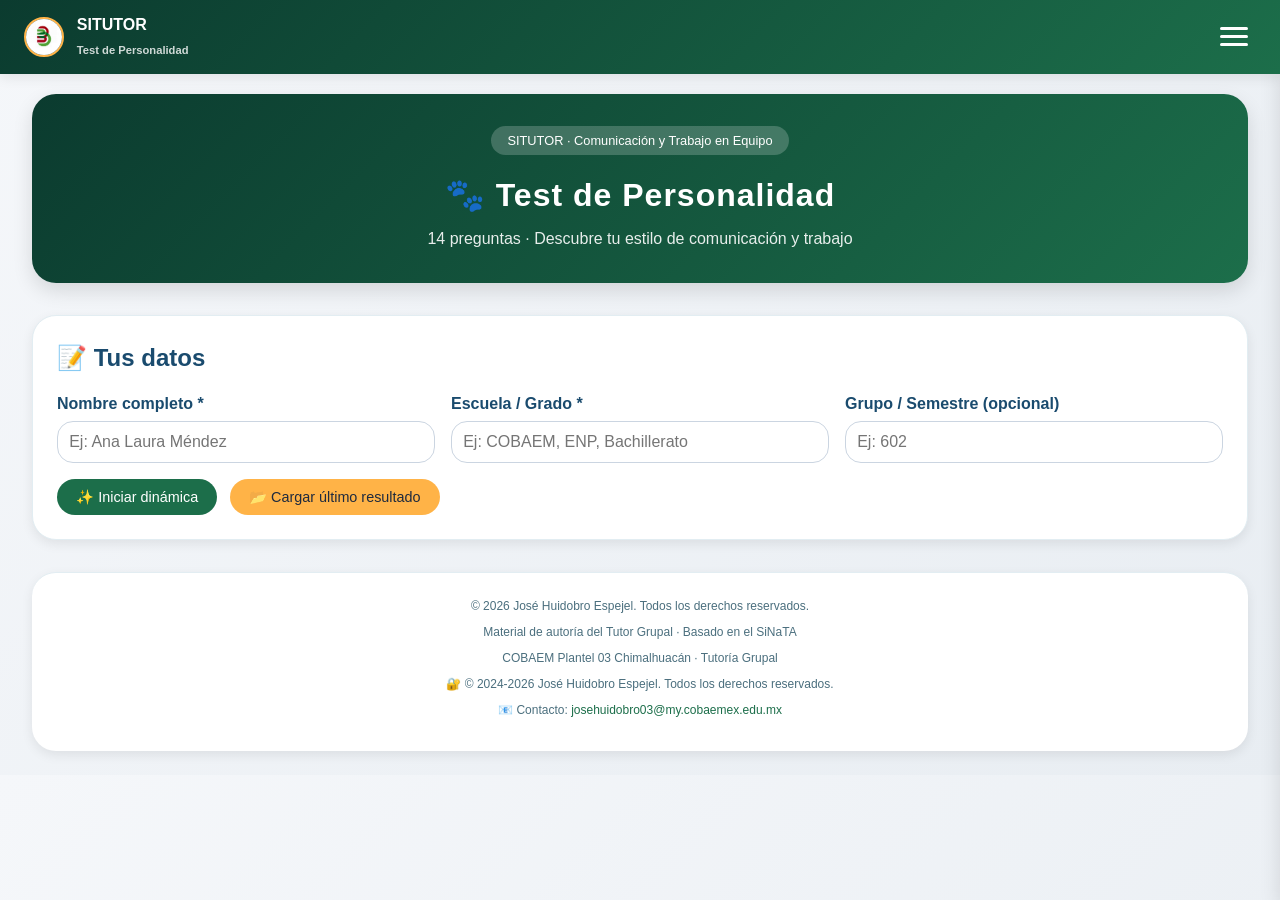
<file: test_personalidad.html>
<!DOCTYPE html>
<html lang="es">
<head>
    <meta charset="UTF-8">
    <meta name="viewport" content="width=device-width, initial-scale=1.0, user-scalable=yes">
    <title>SITUTOR | Test de Personalidad | Dinámica de Estilos</title>
    
    <!-- CSS externo común de SITUTOR -->
    <link rel="stylesheet" href="situtor.css">
    
    <style>
        /* Estilos específicos del test de perfiles */
        .form-datos {
            background: white;
            border-radius: var(--radius-lg);
            padding: 1.5rem;
            margin-bottom: 2rem;
            box-shadow: var(--shadow-md);
            border: 1px solid var(--color-gray-300);
        }
        .form-datos h2 { color: var(--color-primary); margin-bottom: 1rem; }
        .form-group { margin-bottom: 1rem; }
        .form-group label { display: block; font-weight: 600; margin-bottom: 0.3rem; color: var(--color-primary); }
        .form-group input, .form-group select { width: 100%; padding: 0.7rem; border: 1px solid var(--color-gray-400); border-radius: var(--radius-md); font-size: 1rem; }
        .form-row { display: flex; gap: 1rem; flex-wrap: wrap; }
        .form-row .form-group { flex: 1; min-width: 200px; }
        
        .progress-panel {
            background: #f8fafd; padding: 1rem 2rem; border-radius: var(--radius-lg); margin-bottom: 1.5rem;
            display: flex; flex-wrap: wrap; justify-content: space-between; align-items: center; gap: 1rem;
        }
        .missing-buttons { display: flex; flex-wrap: wrap; gap: 0.4rem; max-height: 100px; overflow-y: auto; background: #eef3fa; border-radius: 20px; padding: 0.5rem; }
        .missing-btn { background: #f0f4f9; border: 1px solid #cbdde9; border-radius: 30px; padding: 0.2rem 0.7rem; font-size: 0.75rem; font-weight: 600; cursor: pointer; transition: all 0.2s; }
        .missing-btn.missing { background: #ffe6e5; border-color: #e06c6c; color: #b13e3e; }
        .missing-btn.answered { background: #dff0e6; border-color: #2c7da0; color: #1c5a78; }
        .missing-btn:hover { transform: scale(1.05); }
        
        .question-card {
            background: white; border-radius: 1.2rem; border: 1px solid var(--color-gray-300);
            margin-bottom: 1.2rem; padding: 1rem 1.5rem; transition: box-shadow 0.2s;
        }
        .question-card:hover { box-shadow: var(--shadow-md); }
        .question-card.missing-highlight { border-left: 6px solid var(--color-danger); background: #fff9f9; }
        .question-num { font-weight: 700; background: #eef3fc; display: inline-block; padding: 0.2rem 0.8rem; border-radius: 40px; font-size: 0.75rem; margin-bottom: 0.6rem; }
        .question-text { font-size: 1rem; font-weight: 500; margin-bottom: 1rem; color: var(--color-gray-800); }
        
        /* Opciones de perfil (A, B, C, D) */
        .perfil-opciones {
            display: flex;
            flex-wrap: wrap;
            gap: 1rem;
        }
        .perfil-opcion {
            flex: 1;
            min-width: 200px;
            background: #f5f9fe;
            padding: 0.8rem;
            border-radius: var(--radius-md);
            border: 1px solid #d4e0ea;
            cursor: pointer;
            transition: all 0.2s;
            position: relative;
        }
        .perfil-opcion:hover {
            background: #e8f0fe;
            transform: translateY(-2px);
        }
        .perfil-opcion.selected {
            background: #d9ecf5;
            border-color: #2c7da0;
            border-width: 2px;
        }
        .perfil-opcion input {
            margin-right: 0.5rem;
            transform: scale(1.1);
        }
        .perfil-opcion label {
            font-weight: 500;
            cursor: pointer;
            display: inline-flex;
            align-items: center;
            gap: 0.5rem;
        }
        .opcion-texto {
            font-size: 0.8rem;
            color: var(--color-gray-600);
            margin-top: 0.3rem;
            padding-left: 1.5rem;
        }
        .ejemplo-icono {
            display: inline-block;
            background: #cbd5e1;
            border-radius: 50%;
            width: 18px;
            height: 18px;
            font-size: 11px;
            text-align: center;
            line-height: 18px;
            margin-left: 6px;
            cursor: help;
            color: #1e2a3e;
        }
        .tooltip-ejemplo {
            position: absolute;
            bottom: 100%;
            left: 50%;
            transform: translateX(-50%);
            background: #1e2a3e;
            color: white;
            padding: 0.5rem 0.8rem;
            border-radius: 1rem;
            font-size: 0.7rem;
            z-index: 100;
            margin-bottom: 8px;
            white-space: nowrap;
            opacity: 0;
            transition: opacity 0.2s;
            pointer-events: none;
        }
        .perfil-opcion:hover .tooltip-ejemplo {
            opacity: 1;
        }
        .tooltip-mobile {
            position: fixed;
            bottom: 20px;
            left: 50%;
            transform: translateX(-50%);
            background: #1e2a3e;
            color: white;
            padding: 0.8rem 1rem;
            border-radius: 1rem;
            font-size: 0.8rem;
            z-index: 2000;
            max-width: 280px;
            text-align: center;
        }
        
        .actions { display: flex; justify-content: center; gap: 1rem; margin: 1rem 0 2rem; flex-wrap: wrap; }
        .results-container { background: #eef3fa; border-radius: var(--radius-lg); padding: 1.8rem; border-left: 6px solid var(--color-primary-light); margin-top: 2rem; }
        .score-bars { display: flex; flex-direction: column; gap: 1rem; margin: 1.5rem 0; }
        .score-item { display: flex; flex-wrap: wrap; align-items: center; gap: 12px; }
        .score-label { width: 200px; font-weight: 700; color: var(--color-primary); }
        .bar-bg { flex: 1; background: #d9e2ec; border-radius: 30px; height: 28px; overflow: hidden; }
        .bar-fill { height: 100%; border-radius: 30px; display: flex; align-items: center; justify-content: flex-end; padding-right: 10px; color: white; font-size: 0.75rem; font-weight: bold; }
        .saved-badge { background: #e8f0fe; border-radius: var(--radius-full); padding: 0.2rem 0.8rem; font-size: 0.7rem; display: inline-block; margin-left: 1rem; }
        .hidden { display: none; }
        
        @media (max-width: 750px) {
            .score-label { width: 100%; }
            .form-row { flex-direction: column; }
            .progress-panel { flex-direction: column; align-items: stretch; }
            .perfil-opciones { flex-direction: column; }
            .perfil-opcion { min-width: auto; }
            .tooltip-ejemplo { display: none; }
        }
    </style>
</head>
<body>
    <!-- MENÚ FIJO DE HAMBURGUESA -->
    <div class="menu-fijo">
        <div class="logo-menu">
            <img src="logo_tutor.png" alt="Logo" class="logo-menu-img" onerror="this.style.display='none'">
            <div class="logo-menu-text">SITUTOR<br><small>Test de Personalidad</small></div>
        </div>
        <button class="hamburguesa" id="menuToggle"><span></span><span></span><span></span></button>
    </div>

    <div class="menu-panel" id="menuPanel">
        <ul>
            <li><a href="index.html">🏠 Inicio</a></li>
            <li><a href="retroalimentacion_360.html">🔄 Retroalimentación 360°</a></li>
            <li><a href="recursos_apoyo.html">📚 Recursos de apoyo</a></li>
            <li><a href="analisis_tutoria.html">📊 Análisis de Tutoría</a></li>
        </ul>
    </div>
    <div class="menu-overlay" id="menuOverlay"></div>

    <div class="container">
        <!-- HEADER -->
        <div class="header">
            <div class="school-badge">SITUTOR · Comunicación y Trabajo en Equipo</div>
            <h1>🐾 Test de Personalidad</h1>
            <p>14 preguntas · Descubre tu estilo de comunicación y trabajo</p>
        </div>

        <!-- Formulario de datos -->
        <div id="datosForm" class="form-datos">
            <h2>📝 Tus datos</h2>
            <div class="form-row">
                <div class="form-group">
                    <label>Nombre completo *</label>
                    <input type="text" id="nombre" placeholder="Ej: Ana Laura Méndez">
                </div>
                <div class="form-group">
                    <label>Escuela / Grado *</label>
                    <input type="text" id="escuela" placeholder="Ej: COBAEM, ENP, Bachillerato">
                </div>
                <div class="form-group">
                    <label>Grupo / Semestre (opcional)</label>
                    <input type="text" id="grupo" placeholder="Ej: 602">
                </div>
            </div>
            <button id="iniciarTestBtn" class="btn btn-primary">✨ Iniciar dinámica</button>
            <button id="cargarUltimoResultadoBtn" class="btn btn-secondary" style="margin-left: 0.5rem;">📂 Cargar último resultado</button>
        </div>

        <!-- Sección del test (oculta al inicio) -->
        <div id="testSection" class="hidden">
            <div class="progress-panel">
                <div class="stats">📊 Progreso: <span id="answeredCount">0</span> / <span id="totalCount">14</span> respondidas</div>
                <div class="missing-buttons" id="missingButtonsContainer"></div>
            </div>
            <div id="questionsContainer"></div>
            <div class="actions">
                <button id="resetTestBtn" class="btn btn-secondary">⟳ Reiniciar respuestas</button>
                <button id="verResultadosBtn" class="btn btn-primary">🎭 Descubrir mi perfil</button>
            </div>
        </div>

        <div id="resultsArea" class="results-container hidden"></div>

        <!-- FOOTER ESTÁNDAR SITUTOR -->
        <footer class="footer">
            <div class="footer-contenido">
                <p>© 2026 José Huidobro Espejel. Todos los derechos reservados.</p>
                <p>Material de autoría del Tutor Grupal · Basado en el SiNaTA</p>
                <p>COBAEM Plantel 03 Chimalhuacán · Tutoría Grupal</p>
                <p>🔐 © 2024-2026 José Huidobro Espejel. Todos los derechos reservados.</p>
                <p>📧 Contacto: <a href="mailto:josehuidobro03@my.cobaemex.edu.mx">josehuidobro03@my.cobaemex.edu.mx</a></p>
            </div>
        </footer>
    </div>

    <script>
        // ========== MENÚ DE HAMBURGUESA ==========
        const menuToggle = document.getElementById('menuToggle');
        const menuPanel = document.getElementById('menuPanel');
        const menuOverlay = document.getElementById('menuOverlay');
        function closeMenu() { menuPanel.classList.remove('open'); menuOverlay.classList.remove('active'); menuToggle.classList.remove('active'); }
        function openMenu() { menuPanel.classList.add('open'); menuOverlay.classList.add('active'); menuToggle.classList.add('active'); }
        menuToggle.addEventListener('click', () => { menuPanel.classList.contains('open') ? closeMenu() : openMenu(); });
        menuOverlay.addEventListener('click', closeMenu);

        // ========== PREGUNTAS (14 dimensiones) ==========
        const preguntasData = [
            { texto: "¿De qué hablo más cuando converso con otros?", 
              opciones: ["Resultados, lo que quiero lograr", "Sueños y aspiraciones", "Sentimientos y experiencias", "Datos y cantidades"],
              ejemplos: ["📌 'Hay que terminar esto hoy'", "✨ 'Sueño con ser ingeniero'", "💬 'Me siento emocionado'", "📊 'El 80% aprobó'"] },
            { texto: "¿Cómo es mi ritmo al hablar?", 
              opciones: ["Muy rápido", "Rápido", "Más lento", "Moderado"],
              ejemplos: ["⚡ 'Hablo a mil por hora'", "🚀 'Me expreso con energía'", "🐢 'Me tomo mi tiempo'", "🎯 'Ritmo equilibrado'"] },
            { texto: "¿Cómo es mi forma de vestir / apariencia personal?", 
              opciones: ["Elegante, formal, buen gusto", "Colores llamativos, moderno", "Ropa cómoda, casual", "Conservador, tradicional"],
              ejemplos: ["👔 'Me gusta verme profesional'", "🎨 'Uso colores que resalten'", "👕 'Priorizo la comodidad'", "📚 'Prefiero lo clásico'"] },
            { texto: "¿Cómo describirías mi estilo de comunicación?", 
              opciones: ["Directo al punto", "Animado, impulsivo", "Tranquilo, casual", "Específico, conciso"],
              ejemplos: ["🎯 'Vamos al grano'", "🎭 'Hablo con muchas expresiones'", "😌 'Vamos viendo'", "📝 'Explico con detalles justos'"] },
            { texto: "¿Qué es lo que más me motiva?", 
              opciones: ["Los resultados", "El reconocimiento", "La aprobación de otros", "La actividad constante"],
              ejemplos: ["🏆 'Lograr mis metas'", "👏 'Que me feliciten'", "🤝 'Sentir que me aceptan'", "⚡ 'Siempre hacer algo'"] },
            { texto: "¿Qué tipo de estímulos me atraen más?", 
              opciones: ["Retos y cambios", "Diversión y novedad", "Apoyo y compañerismo", "Precisión e información"],
              ejemplos: ["🔥 'Los desafíos me motivan'", "🎮 'Lo divertido me engancha'", "🤗 'Trabajar en equipo'", "📖 'Tener todo claro'"] },
            { texto: "¿Cómo suelo expresar mi enojo?", 
              opciones: ["Me pongo impaciente y agresivo", "Me frustro y puedo explotar", "Me siento confundido y gentil", "Me enojo lento y de forma racional"],
              ejemplos: ["⏰ '¡Apúrate!'", "💥 'Digo cosas sin pensar'", "😔 'Me retraigo'", "🤔 'Analizo por qué pasó'"] },
            { texto: "¿Cómo es mi estilo de trabajo o estudio?", 
              opciones: ["Intenso, hago varias cosas a la vez", "Libre, interactúo con otros", "Cooperativo, ayudo a todos", "Cuidadoso, una cosa a la vez"],
              ejemplos: ["📚 'Hago múltiples tareas'", "👥 'Me gusta trabajar en grupo'", "🤝 'Ayudo a quien necesita'", "📝 'Me concentro en una tarea'"] },
            { texto: "¿Cómo es mi espacio de trabajo o estudio?", 
              opciones: ["Organizado por prioridades", "Con objetos interesantes", "Con recuerdos personales", "Con referencias y papeles"],
              ejemplos: ["📋 'Listas de pendientes'", "🖼️ 'Pósters y objetos curiosos'", "📸 'Fotos y recuerdos'", "📁 'Apuntes y libros a la mano'"] },
            { texto: "¿Cuál es mi ritmo de trabajo habitual?", 
              opciones: ["Rápido, me gusta el cambio", "Rápido, me aburro fácil", "Sin prisa, odio la presión", "Metódico, constante"],
              ejemplos: ["⚡ 'Paso de una tarea a otra'", "😅 'Me cansa lo repetitivo'", "🐢 'Trabajo a mi ritmo'", "⏲️ 'Sigo una rutina'"] },
            { texto: "¿Qué es lo que menos me gusta?", 
              opciones: ["Perder el tiempo", "Hacer lo mismo de siempre", "Los conflictos", "Equivocarme"],
              ejemplos: ["⏳ 'Las esperas largas'", "🔄 'La rutina aburrida'", "😤 'Las peleas o discusiones'", "❌ 'Cometer errores'"] },
            { texto: "¿Qué rol suelo tomar en un grupo?", 
              opciones: ["Líder, tomo el control", "Ser el centro de atención", "Mediador, busco que me incluyan", "El que da información"],
              ejemplos: ["👑 'Dirijo al equipo'", "🎤 'Me gusta que me miren'", "🤝 'Busco que todos estén bien'", "📚 'Aporto datos importantes'"] },
            { texto: "¿Por qué me gustaría que me valoraran?", 
              opciones: ["Por mi productividad", "Por mi contribución", "Por mi involucración", "Por la calidad de mi trabajo"],
              ejemplos: ["📈 'Lo que logro hacer'", "💡 'Mis ideas y aportes'", "💚 'Cuánto me esfuerzo'", "⭐ 'Lo bien que hago las cosas'"] },
            { texto: "¿Con qué tipo de recompensa me sentiría más motivado?", 
              opciones: ["Poder y liderazgo", "Reconocimiento público", "Aprobación y cariño", "Responsabilidad y confianza"],
              ejemplos: ["🔑 'Tomar decisiones importantes'", "🏅 'Que me feliciten delante de todos'", "❤️ 'Sentirme querido'", "📋 'Que me encarguen tareas importantes'"] }
        ];

        const totalPreguntas = preguntasData.length;
        const perfiles = [
            { nombre: "PANTERA", icono: "🐆", color: "#dc2626", 
              descripcion: "¡Eres una Pantera! 🌟 Orientado/a a resultados, directo/a y decidido/a. Te gusta el control y la eficiencia. En equipo, aportas liderazgo y determinación.",
              consejo: "Practica la escucha activa y permite que otros aporten sin sentir que pierdes el control." },
            { nombre: "PAVO REAL", icono: "🦚", color: "#f39c12", 
              descripcion: "¡Eres un Pavo Real! 🎭 Creativo/a, entusiasta y sociable. Te gusta ser el centro de atención y motivar a los demás. Aportas energía y optimismo.",
              consejo: "Equilibra tu entusiasmo con momentos de escucha y atención a los detalles." },
            { nombre: "DELFÍN", icono: "🐬", color: "#2c7da0", 
              descripcion: "¡Eres un Delfín! 💙 Empático/a, colaborador/a y buen/a oyente. Valoras la armonía y las relaciones. Aportas calidez y apoyo al equipo.",
              consejo: "Aprende a decir 'no' cuando sea necesario y a priorizar tus propias metas." },
            { nombre: "BÚHO", icono: "🦉", color: "#4a8c3f", 
              descripcion: "¡Eres un Búho! 📚 Metódico/a, preciso/a y analítico/a. Valoras los datos y la calidad. Aportas estructura y rigor al trabajo.",
              consejo: "Permite espacio para la intuición y la flexibilidad, no todo necesita un dato exacto." }
        ];

        let shuffledPreguntas = [];
        let respuestas = new Array(totalPreguntas).fill(null);
        let testStarted = false;
        let datosForm, testSection, resultsDiv, container, missingContainer, answeredSpan;
        let resetBtn, resultadosBtn;

        function shuffleArray(arr) {
            for (let i = arr.length - 1; i > 0; i--) {
                const j = Math.floor(Math.random() * (i + 1));
                [arr[i], arr[j]] = [arr[j], arr[i]];
            }
            return arr;
        }
        
        function initRandomOrder() {
            shuffledPreguntas = shuffleArray([...preguntasData]);
            respuestas = new Array(totalPreguntas).fill(null);
        }
        
        function escapeHtml(str) {
            if (!str) return "";
            return str.replace(/[&<>]/g, function(m) {
                if (m === '&') return '&amp;';
                if (m === '<') return '&lt;';
                if (m === '>') return '&gt;';
                return m;
            });
        }
        
        function renderTest() {
            container.innerHTML = '';
            for (let i = 0; i < shuffledPreguntas.length; i++) {
                const pregunta = shuffledPreguntas[i];
                const respuestaActual = respuestas[i];
                const card = document.createElement('div');
                card.className = 'question-card';
                if (respuestaActual === null) card.classList.add('missing-highlight');
                card.setAttribute('data-qidx', i);
                
                let opcionesHtml = '';
                for (let optIdx = 0; optIdx < pregunta.opciones.length; optIdx++) {
                    const isSelected = (respuestaActual === optIdx);
                    opcionesHtml += `
                        <div class="perfil-opcion ${isSelected ? 'selected' : ''}" data-opt="${optIdx}">
                            <input type="radio" name="q_${i}" id="q_${i}_${optIdx}" value="${optIdx}" ${isSelected ? 'checked' : ''}>
                            <label for="q_${i}_${optIdx}">${String.fromCharCode(65+optIdx)}. ${pregunta.opciones[optIdx]}</label>
                            <span class="ejemplo-icono">?</span>
                            <div class="tooltip-ejemplo">${pregunta.ejemplos[optIdx]}</div>
                            <div class="opcion-texto"><small>${pregunta.ejemplos[optIdx]}</small></div>
                        </div>
                    `;
                }
                
                card.innerHTML = `
                    <div class="question-num">Pregunta ${i+1}</div>
                    <div class="question-text">${escapeHtml(pregunta.texto)}</div>
                    <div class="perfil-opciones">
                        ${opcionesHtml}
                    </div>
                `;
                container.appendChild(card);
            }
            attachRadioEvents();
            updateProgressAndMissing();
        }
        
        function attachRadioEvents() {
            for (let i = 0; i < shuffledPreguntas.length; i++) {
                const radios = document.querySelectorAll(`input[name="q_${i}"]`);
                radios.forEach(radio => {
                    radio.removeEventListener('change', () => {});
                    radio.addEventListener('change', (e) => {
                        const valor = parseInt(e.target.value, 10);
                        respuestas[i] = valor;
                        const card = document.querySelector(`.question-card[data-qidx='${i}']`);
                        if (card) {
                            card.classList.remove('missing-highlight');
                            const opciones = card.querySelectorAll('.perfil-opcion');
                            opciones.forEach((opt, idx) => {
                                if (idx === valor) opt.classList.add('selected');
                                else opt.classList.remove('selected');
                            });
                        }
                        updateProgressAndMissing();
                    });
                });
            }
        }
        
        function updateProgressAndMissing() {
            const answered = respuestas.filter(a => a !== null).length;
            answeredSpan.textContent = answered;
            missingContainer.innerHTML = '';
            for (let i = 0; i < shuffledPreguntas.length; i++) {
                const isAnswered = respuestas[i] !== null;
                const btn = document.createElement('button');
                btn.textContent = `${i+1}`;
                btn.className = `missing-btn ${isAnswered ? 'answered' : 'missing'}`;
                btn.addEventListener('click', () => {
                    document.querySelector(`.question-card[data-qidx='${i}']`)?.scrollIntoView({ behavior: 'smooth', block: 'center' });
                });
                missingContainer.appendChild(btn);
            }
        }
        
        function allQuestionsAnswered() {
            const missing = respuestas.filter(a => a === null).length;
            if (missing > 0) {
                alert(`❌ Faltan ${missing} preguntas. Responde todas para descubrir tu perfil.`);
                return false;
            }
            return true;
        }
        
        function computeScores() {
            let puntajes = [0, 0, 0, 0];
            for (let i = 0; i < shuffledPreguntas.length; i++) {
                const respuesta = respuestas[i];
                if (respuesta !== null) {
                    puntajes[respuesta]++;
                }
            }
            return puntajes;
        }
        
        function getTopStyle(puntajes) {
            let max = 0, top = 0;
            for (let i = 0; i < puntajes.length; i++) {
                if (puntajes[i] > max) {
                    max = puntajes[i];
                    top = i;
                }
            }
            return top;
        }
        
        function guardarResultado(nombre, escuela, grupo, puntajes, topIndex) {
            const resultado = {
                fecha: new Date().toISOString(),
                nombre: nombre,
                escuela: escuela,
                grupo: grupo,
                puntajes: puntajes,
                topPerfil: topIndex,
                totalRespondidas: respuestas.filter(a => a !== null).length
            };
            localStorage.setItem('situtorPerfilesComunicacion', JSON.stringify(resultado));
        }
        
        function generarPDF(nombre, escuela, grupo, puntajes, topIndex) {
            const total = puntajes.reduce((a,b) => a+b, 0);
            let barsHtml = '';
            for (let i = 0; i < perfiles.length; i++) {
                const percent = total > 0 ? Math.round((puntajes[i] / total) * 100) : 0;
                barsHtml += `
                    <div style="display: flex; flex-wrap: wrap; align-items: center; gap: 12px; margin-bottom: 12px;">
                        <div style="width: 200px; font-weight: 700; color: #1a4b6e;">${perfiles[i].icono} ${perfiles[i].nombre}</div>
                        <div style="flex: 1; background: #d9e2ec; border-radius: 30px; height: 28px; overflow: hidden;">
                            <div style="height: 100%; border-radius: 30px; display: flex; align-items: center; justify-content: flex-end; padding-right: 10px; color: white; font-size: 0.75rem; font-weight: bold; width: ${percent}%; background: ${perfiles[i].color};">${percent}%</div>
                        </div>
                        <div style="width: 60px;">${puntajes[i]}/${total}</div>
                    </div>
                `;
            }
            const contenidoPDF = `
                <!DOCTYPE html>
                <html>
                <head><meta charset="UTF-8"><title>Perfil de Comunicación - ${escapeHtml(nombre)}</title>
                <style>
                    body { font-family: 'Segoe UI', Arial, sans-serif; margin: 2rem; color: #1e2a3e; }
                    h1 { color: #1a4b6e; text-align: center; border-bottom: 3px solid #ffb347; padding-bottom: 0.5rem; }
                    .tutor-info { text-align: center; font-size: 0.8rem; color: #4b6f7e; margin-bottom: 1rem; }
                    .alumno-info { display: flex; justify-content: space-between; margin: 1.5rem 0; padding: 1rem; background: #e6f4ea; border-radius: 0.8rem; flex-wrap: wrap; gap: 0.5rem; }
                    .score-bars { margin: 1.5rem 0; }
                    .area-destacada { background: #f0f7ff; border-radius: 1rem; padding: 1rem; margin-top: 1rem; }
                    .footer-pdf { text-align: center; margin-top: 2rem; font-size: 0.7rem; color: #4b6f7e; border-top: 1px solid #ccc; padding-top: 1rem; }
                </style>
                </head>
                <body>
                    <h1>🐾 Test de Personalidad</h1>
                    <div class="tutor-info">Mtro. José Huidobro Espejel · Tutor Grupal · COBAEM Plantel 03 Chimalhuacán</div>
                    <div class="alumno-info">
                        <div><strong>👤 Nombre:</strong> ${escapeHtml(nombre)}</div>
                        <div><strong>🏫 Escuela:</strong> ${escapeHtml(escuela)}</div>
                        ${grupo ? `<div><strong>📚 Grupo:</strong> ${escapeHtml(grupo)}</div>` : ''}
                    </div>
                    <div class="score-bars">${barsHtml}</div>
                    <div class="area-destacada">
                        <h2 style="color: #1a4b6e; margin-top: 0;">🎯 Tu perfil predominante: ${perfiles[topIndex].icono} ${perfiles[topIndex].nombre}</h2>
                        <p><strong>📖 Descripción:</strong> ${perfiles[topIndex].descripcion}</p>
                        <p><strong>✨ Recomendación:</strong> ${perfiles[topIndex].consejo}</p>
                        <p><strong>💡 Recuerda:</strong> Conocer tu estilo te ayuda a comunicarte mejor, pero también es valioso entender y respetar los estilos de los demás.</p>
                    </div>
                    <div class="footer-pdf">
                        <p>SITUTOR · Sistema de Comunicación Tutorial · Basado en el SiNaTA</p>
                        <p>© 2026 José Huidobro Espejel. Todos los derechos reservados.</p>
                    </div>
                </body>
                </html>
            `;
            const ventana = window.open('', '_blank');
            if (!ventana) { alert('❌ Permite ventanas emergentes para generar el PDF'); return; }
            ventana.document.write(contenidoPDF);
            ventana.document.close();
            setTimeout(() => { ventana.print(); }, 500);
        }
        
        function mostrarResultados() {
            if (!allQuestionsAnswered()) return;
            const puntajes = computeScores();
            const topIndex = getTopStyle(puntajes);
            const nombre = document.getElementById('nombre').value.trim() || "Aspirante";
            const escuela = document.getElementById('escuela').value.trim() || "No especificada";
            const grupo = document.getElementById('grupo').value.trim();
            const total = puntajes.reduce((a,b) => a+b, 0);
            
            guardarResultado(nombre, escuela, grupo, puntajes, topIndex);
            
            let barsHtml = '';
            for (let i = 0; i < perfiles.length; i++) {
                const percent = total > 0 ? Math.round((puntajes[i] / total) * 100) : 0;
                barsHtml += `
                    <div class="score-item">
                        <div class="score-label">${perfiles[i].icono} ${perfiles[i].nombre}</div>
                        <div class="bar-bg"><div class="bar-fill" style="width: ${percent}%; background: ${perfiles[i].color};">${percent}%</div></div>
                        <div class="score-value">${puntajes[i]}/${total}</div>
                    </div>
                `;
            }
            
            const resultadosHTML = `
                <div id="reporteResultado">
                    <div style="display: flex; justify-content: space-between; align-items: center; flex-wrap: wrap;">
                        <h2 style="color: #1a4b6e; border-bottom: 2px solid #ffb347; padding-bottom: 0.5rem;">🐾 Tu perfil de comunicación</h2>
                        <span class="saved-badge">💾 Guardado automáticamente</span>
                    </div>
                    <p><strong>Nombre:</strong> ${escapeHtml(nombre)}</p>
                    <p><strong>Escuela:</strong> ${escapeHtml(escuela)}</p>
                    ${grupo ? `<p><strong>Grupo:</strong> ${escapeHtml(grupo)}</p>` : ''}
                    <div class="score-bars">${barsHtml}</div>
                    <div style="background: #f0f7ff; border-radius: 1rem; padding: 1rem;">
                        <h3 style="color: #1a4b6e;">🎯 Tu perfil predominante: ${perfiles[topIndex].icono} ${perfiles[topIndex].nombre}</h3>
                        <p><strong>📖 Descripción:</strong> ${perfiles[topIndex].descripcion}</p>
                        <p><strong>✨ Recomendación:</strong> ${perfiles[topIndex].consejo}</p>
                        <hr style="margin: 0.8rem 0;">
                        <p><strong>💡 Recuerda:</strong> Conocer tu estilo te ayuda a comunicarte mejor, pero también es valioso entender y respetar los estilos de los demás.</p>
                    </div>
                    <div style="margin-top: 1rem; text-align: center; font-size: 0.7rem; color: #4b6f7e;">
                        <p>SITUTOR · Dinámica de Perfiles · Basado en modelo de estilos de comunicación</p>
                    </div>
                    <div style="display: flex; gap: 1rem; justify-content: center; margin-top: 1.5rem; flex-wrap: wrap;">
                        <button id="descargarPDFBtn" class="btn btn-pdf">📄 Descargar resultados en PDF</button>
                        <button id="borrarRegistroBtn" class="btn btn-danger">🗑️ Borrar registro guardado</button>
                        <button id="reiniciarCompletoBtn" class="btn btn-secondary">🔄 Realizar nuevo test</button>
                    </div>
                </div>
            `;
            resultsDiv.innerHTML = resultadosHTML;
            resultsDiv.classList.remove('hidden');
            window.scrollTo({ top: document.body.scrollHeight, behavior: 'smooth' });
            
            document.getElementById('descargarPDFBtn')?.addEventListener('click', () => {
                generarPDF(nombre, escuela, grupo, puntajes, topIndex);
            });
            document.getElementById('borrarRegistroBtn')?.addEventListener('click', () => {
                if (confirm("¿Borrar el resultado guardado? Esta acción no se puede deshacer.")) {
                    localStorage.removeItem('situtorPerfilesComunicacion');
                    alert("Registro borrado. Puedes realizar un nuevo test.");
                    location.reload();
                }
            });
            document.getElementById('reiniciarCompletoBtn')?.addEventListener('click', () => {
                resetFullTest();
                datosForm.classList.remove('hidden');
                testSection.classList.add('hidden');
                resultsDiv.classList.add('hidden');
                document.getElementById('nombre').value = '';
                document.getElementById('escuela').value = '';
                document.getElementById('grupo').value = '';
            });
        }
        
        function resetFullTest() {
            initRandomOrder();
            renderTest();
            resultsDiv.classList.add('hidden');
        }
        
        function cargarUltimoResultado() {
            const guardado = localStorage.getItem('situtorPerfilesComunicacion');
            if (!guardado) { alert("No hay ningún resultado guardado. Primero completa el test."); return false; }
            try {
                const data = JSON.parse(guardado);
                const { nombre, escuela, grupo, puntajes, topPerfil, fecha } = data;
                const total = puntajes.reduce((a,b) => a+b, 0);
                let barsHtml = '';
                for (let i = 0; i < perfiles.length; i++) {
                    const percent = total > 0 ? Math.round((puntajes[i] / total) * 100) : 0;
                    barsHtml += `
                        <div class="score-item">
                            <div class="score-label">${perfiles[i].icono} ${perfiles[i].nombre}</div>
                            <div class="bar-bg"><div class="bar-fill" style="width: ${percent}%; background: ${perfiles[i].color};">${percent}%</div></div>
                            <div class="score-value">${puntajes[i]}/${total}</div>
                        </div>
                    `;
                }
                const resultadosHTML = `
                    <div>
                        <div style="display: flex; justify-content: space-between; align-items: center;">
                            <h2 style="color:#1a4b6e;">🐾 Resultado guardado</h2>
                            <span class="saved-badge">📅 ${new Date(fecha).toLocaleDateString()}</span>
                        </div>
                        <p><strong>Nombre:</strong> ${escapeHtml(nombre)}</p>
                        <p><strong>Escuela:</strong> ${escapeHtml(escuela)}</p>
                        ${grupo ? `<p><strong>Grupo:</strong> ${escapeHtml(grupo)}</p>` : ''}
                        <div class="score-bars">${barsHtml}</div>
                        <div style="background:#f0f7ff; border-radius:1rem; padding:1rem;">
                            <h3>🎯 Perfil predominante: ${perfiles[topPerfil].icono} ${perfiles[topPerfil].nombre}</h3>
                            <p><strong>📖 Descripción:</strong> ${perfiles[topPerfil].descripcion}</p>
                            <p><strong>✨ Recomendación:</strong> ${perfiles[topPerfil].consejo}</p>
                        </div>
                        <div style="display: flex; gap:1rem; justify-content:center; margin-top:1.5rem;">
                            <button id="borrarRegistroBtnGuardado" class="btn btn-danger">🗑️ Borrar registro</button>
                            <button id="reiniciarCompletoBtnGuardado" class="btn btn-secondary">🔄 Nuevo test</button>
                        </div>
                    </div>
                `;
                resultsDiv.innerHTML = resultadosHTML;
                resultsDiv.classList.remove('hidden');
                document.getElementById('borrarRegistroBtnGuardado')?.addEventListener('click', () => {
                    localStorage.removeItem('situtorPerfilesComunicacion');
                    alert("Registro borrado.");
                    location.reload();
                });
                document.getElementById('reiniciarCompletoBtnGuardado')?.addEventListener('click', () => {
                    location.reload();
                });
                window.scrollTo({ top: document.body.scrollHeight, behavior: 'smooth' });
                return true;
            } catch(e) { alert("Error al cargar el resultado."); return false; }
        }
        
        function setupMobileTooltips() {
            document.addEventListener('click', (e) => {
                if (e.target.classList.contains('ejemplo-icono')) {
                    e.stopPropagation();
                    const tooltipText = e.target.nextElementSibling?.textContent || "Ejemplo";
                    let existing = document.querySelector('.tooltip-mobile');
                    if (existing) existing.remove();
                    let div = document.createElement('div');
                    div.className = 'tooltip-mobile';
                    div.textContent = tooltipText;
                    document.body.appendChild(div);
                    setTimeout(() => div.remove(), 2500);
                }
            });
        }
        
        document.getElementById('iniciarTestBtn').addEventListener('click', () => {
            const nombre = document.getElementById('nombre').value.trim();
            const escuela = document.getElementById('escuela').value.trim();
            if (!nombre || !escuela) { alert("Por favor ingresa tu nombre completo y escuela de procedencia."); return; }
            datosForm.classList.add('hidden');
            testSection.classList.remove('hidden');
            if (!testStarted) { initRandomOrder(); testStarted = true; }
            renderTest();
            setupMobileTooltips();
        });
        document.getElementById('cargarUltimoResultadoBtn').addEventListener('click', () => { cargarUltimoResultado(); });
        
        window.addEventListener('DOMContentLoaded', () => {
            datosForm = document.getElementById('datosForm');
            testSection = document.getElementById('testSection');
            resultsDiv = document.getElementById('resultsArea');
            container = document.getElementById('questionsContainer');
            missingContainer = document.getElementById('missingButtonsContainer');
            answeredSpan = document.getElementById('answeredCount');
            document.getElementById('totalCount').textContent = totalPreguntas;
            resetBtn = document.getElementById('resetTestBtn');
            resultadosBtn = document.getElementById('verResultadosBtn');
            if (resetBtn) resetBtn.addEventListener('click', resetFullTest);
            if (resultadosBtn) resultadosBtn.addEventListener('click', mostrarResultados);
        });
    </script>
</body>
</html>
</file>
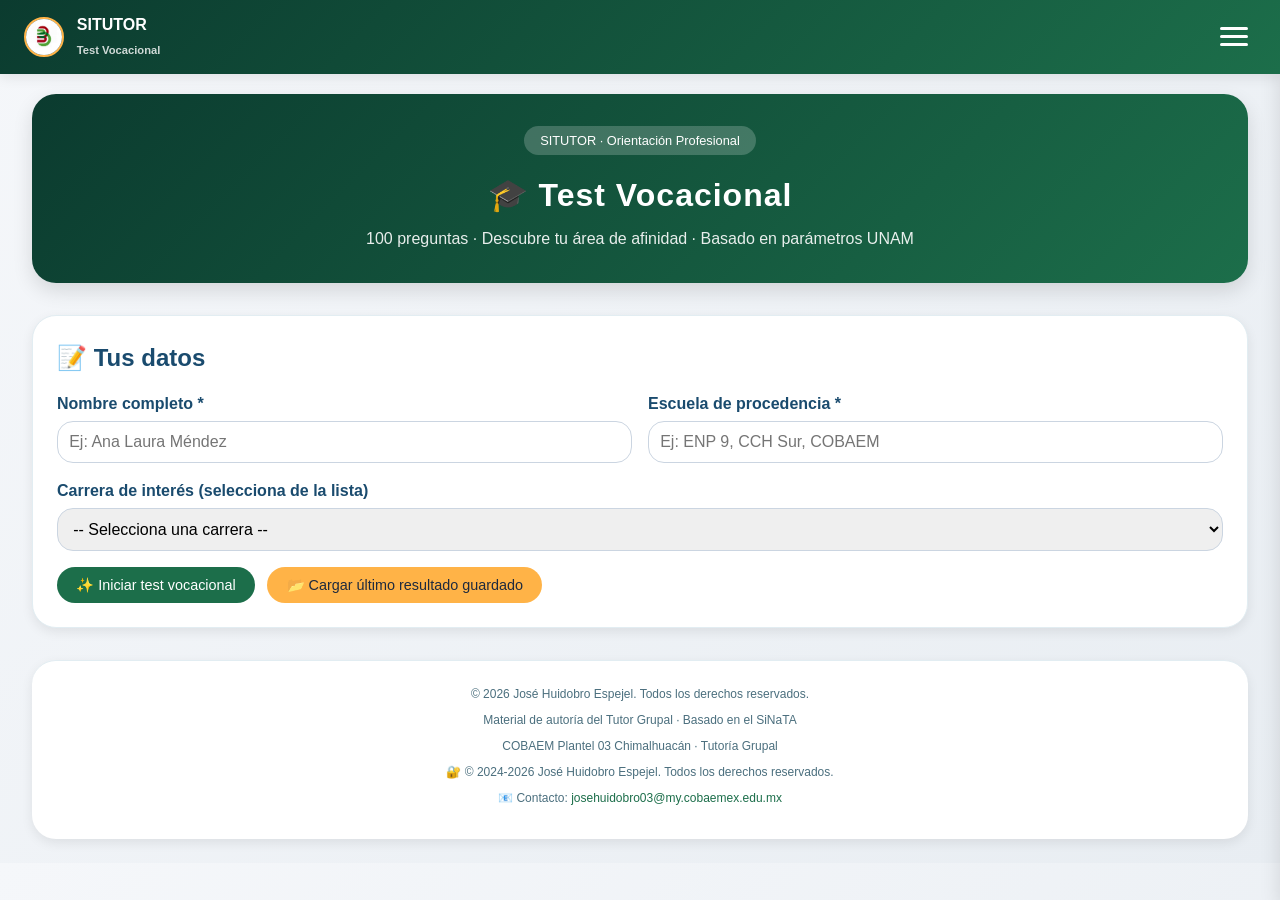
<file: test_vocacional.html>
<!DOCTYPE html>
<html lang="es">
<head>
    <meta charset="UTF-8">
    <meta name="viewport" content="width=device-width, initial-scale=1.0, user-scalable=yes">
    <title>SITUTOR | Test Vocacional | Orientación Profesional</title>
    
    <!-- CSS externo común de SITUTOR -->
    <link rel="stylesheet" href="situtor.css">
    
    <style>
        /* Estilos específicos del test vocacional (complementan a situtor.css) */
        .form-datos {
            background: white;
            border-radius: var(--radius-lg);
            padding: 1.5rem;
            margin-bottom: 2rem;
            box-shadow: var(--shadow-md);
            border: 1px solid var(--color-gray-300);
        }
        
        .form-datos h2 {
            color: var(--color-primary);
            margin-bottom: 1rem;
        }
        
        .form-group {
            margin-bottom: 1rem;
        }
        
        .form-group label {
            display: block;
            font-weight: 600;
            margin-bottom: 0.3rem;
            color: var(--color-primary);
        }
        
        .form-group input, .form-group select {
            width: 100%;
            padding: 0.7rem;
            border: 1px solid var(--color-gray-400);
            border-radius: var(--radius-md);
            font-size: 1rem;
            font-family: inherit;
        }
        
        .form-row {
            display: flex;
            gap: 1rem;
            flex-wrap: wrap;
        }
        
        .form-row .form-group {
            flex: 1;
            min-width: 200px;
        }
        
        .hidden {
            display: none;
        }
        
        .progress-panel {
            background: #f8fafd;
            padding: 1rem 2rem;
            border-radius: var(--radius-lg);
            margin-bottom: 1.5rem;
            display: flex;
            flex-wrap: wrap;
            justify-content: space-between;
            align-items: center;
            gap: 1rem;
        }
        
        .missing-buttons {
            display: flex;
            flex-wrap: wrap;
            gap: 0.4rem;
            max-height: 100px;
            overflow-y: auto;
            background: #eef3fa;
            border-radius: 20px;
            padding: 0.5rem;
        }
        
        .missing-btn {
            background: #f0f4f9;
            border: 1px solid #cbdde9;
            border-radius: 30px;
            padding: 0.2rem 0.7rem;
            font-size: 0.75rem;
            font-weight: 600;
            cursor: pointer;
            transition: all 0.2s;
        }
        
        .missing-btn.missing {
            background: #ffe6e5;
            border-color: #e06c6c;
            color: #b13e3e;
        }
        
        .missing-btn.answered {
            background: #dff0e6;
            border-color: #2c7da0;
            color: #1c5a78;
        }
        
        .missing-btn:hover {
            transform: scale(1.05);
        }
        
        .question-card {
            background: white;
            border-radius: 1.2rem;
            border: 1px solid var(--color-gray-300);
            margin-bottom: 1.2rem;
            padding: 1rem 1.5rem;
            transition: box-shadow 0.2s;
        }
        
        .question-card:hover {
            box-shadow: var(--shadow-md);
        }
        
        .question-card.missing-highlight {
            border-left: 6px solid var(--color-danger);
            background: #fff9f9;
        }
        
        .question-num {
            font-weight: 700;
            background: #eef3fc;
            display: inline-block;
            padding: 0.2rem 0.8rem;
            border-radius: 40px;
            font-size: 0.75rem;
            margin-bottom: 0.6rem;
        }
        
        .question-text {
            font-size: 1rem;
            font-weight: 500;
            margin-bottom: 1rem;
            color: var(--color-gray-800);
        }
        
        .likert {
            display: flex;
            flex-wrap: wrap;
            gap: 0.6rem;
        }
        
        .likert label {
            background: #f5f9fe;
            padding: 6px 14px;
            border-radius: 40px;
            font-size: 0.8rem;
            font-weight: 500;
            display: inline-flex;
            align-items: center;
            gap: 6px;
            cursor: pointer;
            border: 1px solid #d4e0ea;
            transition: all 0.2s;
        }
        
        .likert label:hover {
            background: #e8f0fe;
            transform: scale(1.02);
        }
        
        .likert input {
            accent-color: #2c7da0;
            margin: 0;
        }
        
        .actions {
            display: flex;
            justify-content: center;
            gap: 1rem;
            margin: 1rem 0 2rem;
            flex-wrap: wrap;
        }
        
        .results-container {
            background: #eef3fa;
            border-radius: var(--radius-lg);
            padding: 1.8rem;
            border-left: 6px solid var(--color-primary-light);
            margin-top: 2rem;
        }
        
        .score-bars {
            display: flex;
            flex-direction: column;
            gap: 1rem;
            margin: 1.5rem 0;
        }
        
        .score-item {
            display: flex;
            flex-wrap: wrap;
            align-items: center;
            gap: 12px;
        }
        
        .score-label {
            width: 230px;
            font-weight: 700;
            color: var(--color-primary);
        }
        
        .bar-bg {
            flex: 1;
            background: #d9e2ec;
            border-radius: 30px;
            height: 28px;
            overflow: hidden;
        }
        
        .bar-fill {
            height: 100%;
            border-radius: 30px;
            display: flex;
            align-items: center;
            justify-content: flex-end;
            padding-right: 10px;
            color: white;
            font-size: 0.75rem;
            font-weight: bold;
        }
        
        .career-list {
            background: white;
            border-radius: 1rem;
            padding: 1rem;
            margin-top: 1rem;
        }
        
        .career-list h4 {
            color: var(--color-primary);
            margin-bottom: 0.5rem;
        }
        
        .career-list ul {
            margin-left: 1.5rem;
        }
        
        .career-list li {
            margin-bottom: 0.3rem;
        }
        
        .saved-badge {
            background: #e8f0fe;
            border-radius: var(--radius-full);
            padding: 0.2rem 0.8rem;
            font-size: 0.7rem;
            display: inline-block;
            margin-left: 1rem;
        }
        
        @media (max-width: 750px) {
            .score-label {
                width: 100%;
            }
            .form-row {
                flex-direction: column;
            }
            .progress-panel {
                flex-direction: column;
                align-items: stretch;
            }
        }
    </style>
</head>
<body>
    <!-- MENÚ FIJO DE HAMBURGUESA -->
    <div class="menu-fijo">
        <div class="logo-menu">
            <img src="logo_tutor.png" alt="Logo" class="logo-menu-img" onerror="this.style.display='none'">
            <div class="logo-menu-text">SITUTOR<br><small>Test Vocacional</small></div>
        </div>
        <button class="hamburguesa" id="menuToggle"><span></span><span></span><span></span></button>
    </div>

    <div class="menu-panel" id="menuPanel">
        <ul>
            <li><a href="index.html">🏠 Inicio</a></li>
            <li><a href="retroalimentacion_360.html">🔄 Retroalimentación 360°</a></li>
            <li><a href="index.html#seccion-recursos">📚 Recursos de apoyo</a></li>
            <li><a href="test_vocacional.html">🎓 Test Vocacional</a></li>
        </ul>
    </div>
    <div class="menu-overlay" id="menuOverlay"></div>

    <div class="container">
        <!-- HEADER PRINCIPAL -->
        <div class="header">
            <div class="school-badge">SITUTOR · Orientación Profesional</div>
            <h1>🎓 Test Vocacional</h1>
            <p>100 preguntas · Descubre tu área de afinidad · Basado en parámetros UNAM</p>
        </div>

        <!-- Formulario de datos personales -->
        <div id="datosForm" class="form-datos">
            <h2>📝 Tus datos</h2>
            <div class="form-row">
                <div class="form-group">
                    <label>Nombre completo *</label>
                    <input type="text" id="nombre" placeholder="Ej: Ana Laura Méndez">
                </div>
                <div class="form-group">
                    <label>Escuela de procedencia *</label>
                    <input type="text" id="escuela" placeholder="Ej: ENP 9, CCH Sur, COBAEM">
                </div>
            </div>
            <div class="form-group">
                <label>Carrera de interés (selecciona de la lista)</label>
                <select id="carreraSelect">
                    <option value="">-- Selecciona una carrera --</option>
                    <optgroup label="🌐 Intereses generales / Multidisciplinarias">
                        <option value="Comunicación">Comunicación</option>
                        <option value="Relaciones Internacionales">Relaciones Internacionales</option>
                        <option value="Pedagogía">Pedagogía</option>
                        <option value="Administración">Administración</option>
                        <option value="Ciencia de Datos">Ciencia de Datos</option>
                        <option value="Turismo">Turismo</option>
                        <option value="Gestión Cultural">Gestión Cultural</option>
                    </optgroup>
                    <optgroup label="🧬 Ciencias Biológicas, Químicas y de la Salud">
                        <option value="Medicina">Medicina</option>
                        <option value="Psicología">Psicología</option>
                        <option value="Biología">Biología</option>
                        <option value="Química Farmacéutico Biológica">Química Farmacéutico Biológica</option>
                        <option value="Medicina Veterinaria">Medicina Veterinaria</option>
                        <option value="Enfermería">Enfermería</option>
                        <option value="Nutriología">Nutriología</option>
                        <option value="Odontología">Odontología</option>
                        <option value="Fisioterapia">Fisioterapia</option>
                    </optgroup>
                    <optgroup label="⚙️ Ciencias Físico-Matemáticas e Ingenierías">
                        <option value="Ingeniería en Computación">Ingeniería en Computación</option>
                        <option value="Actuaría">Actuaría</option>
                        <option value="Arquitectura">Arquitectura</option>
                        <option value="Ingeniería Civil">Ingeniería Civil</option>
                        <option value="Ingeniería Mecánica">Ingeniería Mecánica</option>
                        <option value="Ingeniería Aeroespacial">Ingeniería Aeroespacial</option>
                        <option value="Física">Física</option>
                        <option value="Matemáticas">Matemáticas</option>
                        <option value="Ingeniería Eléctrica">Ingeniería Eléctrica</option>
                        <option value="Ingeniería Industrial">Ingeniería Industrial</option>
                    </optgroup>
                    <optgroup label="🏛️ Ciencias Sociales">
                        <option value="Derecho">Derecho</option>
                        <option value="Economía">Economía</option>
                        <option value="Ciencias de la Comunicación">Ciencias de la Comunicación</option>
                        <option value="Sociología">Sociología</option>
                        <option value="Antropología">Antropología</option>
                        <option value="Ciencia Política">Ciencia Política</option>
                        <option value="Trabajo Social">Trabajo Social</option>
                    </optgroup>
                    <optgroup label="🎨 Humanidades y Artes">
                        <option value="Historia">Historia</option>
                        <option value="Filosofía">Filosofía</option>
                        <option value="Lengua y Literaturas">Lengua y Literaturas</option>
                        <option value="Artes Visuales">Artes Visuales</option>
                        <option value="Música">Música</option>
                        <option value="Teatro">Teatro</option>
                        <option value="Traducción">Traducción</option>
                        <option value="Diseño Gráfico">Diseño Gráfico</option>
                    </optgroup>
                    <option value="otra">--- Otra (especificar) ---</option>
                </select>
                <input type="text" id="carreraOtra" placeholder="Especifica tu carrera" style="margin-top: 0.5rem; display: none;">
            </div>
            <button id="iniciarTestBtn" class="btn btn-primary">✨ Iniciar test vocacional</button>
            <button id="cargarUltimoResultadoBtn" class="btn btn-secondary" style="margin-left: 0.5rem;">📂 Cargar último resultado guardado</button>
        </div>

        <!-- Sección del test (oculta al inicio) -->
        <div id="testSection" class="hidden">
            <div class="progress-panel">
                <div class="stats">📊 Progreso: <span id="answeredCount">0</span> / <span id="totalCount">100</span> respondidas</div>
                <div class="missing-buttons" id="missingButtonsContainer"></div>
            </div>
            <div id="questionsContainer"></div>
            <div class="actions">
                <button id="resetTestBtn" class="btn btn-secondary">⟳ Reiniciar respuestas</button>
                <button id="verResultadosBtn" class="btn btn-primary">📊 Ver mis resultados</button>
            </div>
        </div>

        <div id="resultsArea" class="results-container hidden"></div>

        <!-- FOOTER -->
        <footer class="footer">
            <div class="footer-contenido">
                <p>© 2026 José Huidobro Espejel. Todos los derechos reservados.</p>
                <p>Material de autoría del Tutor Grupal · Basado en el SiNaTA</p>
                <p>COBAEM Plantel 03 Chimalhuacán · Tutoría Grupal</p>
                <p>🔐 © 2024-2026 José Huidobro Espejel. Todos los derechos reservados.</p>
                <p>📧 Contacto: <a href="mailto:josehuidobro03@my.cobaemex.edu.mx">josehuidobro03@my.cobaemex.edu.mx</a></p>
            </div>
        </footer>
    </div>

    <script>
        // Menú de hamburguesa
        const menuToggle = document.getElementById('menuToggle');
        const menuPanel = document.getElementById('menuPanel');
        const menuOverlay = document.getElementById('menuOverlay');
        function closeMenu() { menuPanel.classList.remove('open'); menuOverlay.classList.remove('active'); menuToggle.classList.remove('active'); }
        function openMenu() { menuPanel.classList.add('open'); menuOverlay.classList.add('active'); menuToggle.classList.add('active'); }
        menuToggle.addEventListener('click', () => { menuPanel.classList.contains('open') ? closeMenu() : openMenu(); });
        menuOverlay.addEventListener('click', closeMenu);

        // --------------------------------------------------------------
        // 100 PREGUNTAS (0: General, 1: Bio-Salud, 2: Ingenierías, 3: Sociales, 4: Humanidades)
        // --------------------------------------------------------------
        const rawQuestions = [
            "Disfruto leer libros, novelas o ensayos por placer.",
            "Me gusta ver documentales sobre naturaleza, ciencia o historia.",
            "Prefiero las materias prácticas (talleres, laboratorios) sobre las teóricas.",
            "Me interesa entender cómo funciona la mente humana y por qué actuamos como lo hacemos.",
            "Disfruto resolver problemas de lógica y acertijos matemáticos.",
            "Me gusta escribir cuentos, poemas o llevar un diario personal.",
            "Prefiero trabajar en equipo que de manera individual.",
            "Me fascina saber cómo se construyen los edificios, puentes y ciudades.",
            "Me preocupan los problemas sociales como la pobreza, la desigualdad o la contaminación.",
            "Disfruto experimentar con computadoras, programas o videojuegos.",
            "Me gusta ver y analizar obras de arte, pintura o escultura.",
            "Tengo facilidad para aprender idiomas extranjeros.",
            "Disfruto organizar eventos, liderar equipos o tomar decisiones importantes.",
            "Me interesa la historia de las civilizaciones y sus culturas.",
            "Me gusta hacer manualidades, construir maquetas o reparar cosas.",
            "Paso tiempo investigando temas de salud, enfermedades o tratamientos.",
            "Disfruto debatir sobre política, economía o temas de actualidad.",
            "Me siento atraído por la astronomía y el origen del universo.",
            "Me gusta ayudar a los demás a resolver sus problemas personales.",
            "Tengo curiosidad por saber cómo se hacen los medicamentos y vacunas.",
            "Disfruto las clases de biología y las disecciones.",
            "Me interesa saber cómo funciona el cuerpo humano.",
            "No me dan asco las heridas, la sangre o las agujas.",
            "Me gustaría trabajar en un hospital o clínica.",
            "Me preocupa el medio ambiente y la conservación de especies.",
            "Disfruto hacer experimentos en el laboratorio de química.",
            "Me interesa la alimentación saludable y la nutrición.",
            "Me gustaría ser capaz de diagnosticar enfermedades.",
            "Disfruto cuidar de animales y entender su comportamiento.",
            "Me interesa la genética y cómo se heredan los rasgos.",
            "Tengo paciencia para escuchar los problemas de salud de otros.",
            "Me gustaría contribuir a encontrar curas para enfermedades.",
            "Disfruto las clases de química orgánica e inorgánica.",
            "Me interesa la relación entre el ejercicio físico y la salud.",
            "Podría trabajar con muestras de sangre, orina o tejidos.",
            "Me gusta leer sobre avances médicos y nuevos tratamientos.",
            "Disfruto estar al aire libre estudiando plantas y animales.",
            "Me interesa la rehabilitación física y la terapia.",
            "Podría estudiar durante muchos años para ser especialista.",
            "Me gusta saber cómo afectan las sustancias químicas al cuerpo.",
            "Disfruto las matemáticas y se me facilitan.",
            "Me gusta entender cómo funcionan las máquinas y motores.",
            "Disfruto las clases de física (movimiento, energía, electricidad).",
            "Me interesa la programación de computadoras y el desarrollo de software.",
            "Me gusta diseñar planos o dibujar con precisión.",
            "Disfruto armar y desarmar aparatos electrónicos.",
            "Se me facilitan los problemas de razonamiento lógico-matemático.",
            "Me gustaría diseñar puentes, carreteras o edificios.",
            "Me interesa la robótica y la inteligencia artificial.",
            "Disfruto los retos que requieren soluciones técnicas.",
            "Me gusta trabajar con datos y estadísticas.",
            "Me interesa la industria aeroespacial y los aviones.",
            "Disfruto las clases de cálculo y álgebra lineal.",
            "Me gustaría crear aplicaciones o videojuegos.",
            "Me interesa la producción de energía (solar, eólica, nuclear).",
            "Tengo buena capacidad para visualizar objetos en 3D.",
            "Disfruto resolver problemas de ingeniería en equipo.",
            "Me gusta la idea de inventar o mejorar productos tecnológicos.",
            "Se me facilita el uso de software de diseño asistido por computadora (CAD).",
            "Me interesa la automatización de procesos industriales.",
            "Disfruto las clases de historia y geografía.",
            "Me interesa la economía y cómo se mueve el dinero.",
            "Me gusta analizar las leyes y los derechos de las personas.",
            "Disfruto leer noticias sobre política internacional.",
            "Me interesa entender los conflictos sociales y sus causas.",
            "Me gustaría trabajar en relaciones internacionales o diplomacia.",
            "Disfruto debatir sobre justicia y ética.",
            "Me interesa la administración de empresas y el liderazgo.",
            "Me gustaría ser abogado o juez.",
            "Disfruto analizar encuestas y estudios de opinión pública.",
            "Me interesa el marketing, la publicidad y las redes sociales.",
            "Me gusta saber cómo se toman las decisiones en un gobierno.",
            "Disfruto estudiar diferentes culturas y sus costumbres.",
            "Me interesa el periodismo y la comunicación de masas.",
            "Me gustaría trabajar en una embajada o consulado.",
            "Disfruto los debates y sé argumentar bien.",
            "Me interesa la psicología social y el comportamiento grupal.",
            "Me gusta planificar estrategias de negocio.",
            "Disfruto leer sobre teorías económicas y de desarrollo.",
            "Me interesaría trabajar en un banco o institución financiera.",
            "Disfruto dibujar, pintar, esculpir o hacer arte digital.",
            "Me gusta tocar un instrumento musical o cantar.",
            "Disfruto ir al teatro, al cine de autor o a galerías de arte.",
            "Me interesa la filosofía y las grandes preguntas de la humanidad.",
            "Disfruto escribir ensayos, crítica literaria o reseñas.",
            "Me gusta analizar películas desde el punto de vista del director.",
            "Disfruto estudiar la historia del arte y sus movimientos.",
            "Me interesa la literatura universal y los clásicos.",
            "Me gustaría ser profesor de literatura, historia o filosofía.",
            "Disfruto la música clásica, jazz o experimental.",
            "Tengo facilidad para aprender lenguas extranjeras (inglés, francés, etc.).",
            "Disfruto traducir textos o interpretar conversaciones.",
            "Me gustaría trabajar en la producción audiovisual (cine, video).",
            "Disfruto actuar o declamar poesía.",
            "Me interesa la antropología y el estudio de las culturas antiguas.",
            "Disfruto visitar museos y exposiciones.",
            "Me gustaría restaurar obras de arte o patrimonio histórico.",
            "Disfruto crear piezas gráficas con Photoshop o Illustrator.",
            "Me interesa la música y la tecnología (grabación, edición).",
            "Disfruto leer sobre mitología, religiones comparadas o simbología."
        ];

        const areaMap = rawQuestions.map((_, idx) => {
            if (idx < 20) return 0;
            if (idx < 40) return 1;
            if (idx < 60) return 2;
            if (idx < 80) return 3;
            return 4;
        });
        
        let fullQuestions = rawQuestions.map((text, idx) => ({ id: idx, text, area: areaMap[idx] }));

        // Base de datos de carreras por área (para recomendaciones)
        const carrerasPorArea = {
            0: ["Comunicación", "Relaciones Internacionales", "Pedagogía", "Administración", "Ciencia de Datos", "Turismo", "Gestión Cultural"],
            1: ["Medicina", "Psicología", "Biología", "Química Farmacéutico Biológica", "Medicina Veterinaria", "Enfermería", "Nutriología", "Odontología", "Fisioterapia"],
            2: ["Ingeniería en Computación", "Actuaría", "Arquitectura", "Ingeniería Civil", "Ingeniería Mecánica", "Ingeniería Aeroespacial", "Física", "Matemáticas", "Ingeniería Eléctrica", "Ingeniería Industrial"],
            3: ["Derecho", "Economía", "Ciencias de la Comunicación", "Sociología", "Antropología", "Ciencia Política", "Trabajo Social"],
            4: ["Historia", "Filosofía", "Lengua y Literaturas", "Artes Visuales", "Música", "Teatro", "Traducción", "Diseño Gráfico"]
        };

        // Variables del test
        let shuffledQuestions = [];
        let userAnswers = new Array(100).fill(null);
        let testStarted = false;
        let datosForm, testSection, resultsDiv, container, missingContainer, answeredSpan, totalSpan;
        let resetBtn, resultadosBtn;

        const areaStats = {
            0: { 
                nombre: "🌐 Intereses generales y multidisciplinarios", 
                descripcion: "Tu perfil muestra intereses variados. Eres una persona curiosa que disfruta tanto de las ciencias como de las artes o las humanidades. Las carreras interdisciplinarias como Comunicación, Relaciones Internacionales, Pedagogía, Administración o Ciencia de Datos pueden ser ideales para ti. Tienes capacidad para conectar diferentes áreas del conocimiento.",
                promedioMax: "8.90 (promedios generales de alta demanda)",
                aciertosMax: "112 (Médico Cirujano, QFB, etc.)",
                carrerasEjemplo: "Comunicación, Relaciones Internacionales, Pedagogía, Administración, Ciencia de Datos" 
            },
            1: { 
                nombre: "🧬 Ciencias Biológicas, Químicas y de la Salud", 
                descripcion: "Te apasiona el estudio de la vida, el cuerpo humano, los animales y el medio ambiente. Disfrutas la investigación en laboratorio, el contacto con pacientes o la conservación ecológica. Las carreras de esta área requieren vocación de servicio, capacidad de análisis y memoria.",
                promedioMax: "9.00 (Médico Cirujano, Química Farmacéutico Biológica)",
                aciertosMax: "113 (Química Farmacéutico Biológica en Facultad de Química)",
                carrerasEjemplo: "Médico Cirujano, Psicología, Biología, QFB, Medicina Veterinaria, Enfermería, Nutriología" 
            },
            2: { 
                nombre: "⚙️ Ciencias Físico-Matemáticas e Ingenierías", 
                descripcion: "Tienes facilidad para las matemáticas, la física y el razonamiento lógico. Te gusta resolver problemas técnicos, diseñar, construir o programar. Las ingenierías, arquitectura, actuaría y ciencias de la computación te ofrecen un amplio campo laboral.",
                promedioMax: "9.00 (Actuaría, Ciencias de la Computación, Ingeniería Aeroespacial)",
                aciertosMax: "117 (Ingeniería Aeroespacial en Facultad de Ingeniería)",
                carrerasEjemplo: "Ingeniería en Computación, Actuaría, Arquitectura, Ingeniería Civil, Mecánica, Aeroespacial, Física" 
            },
            3: { 
                nombre: "🏛️ Ciencias Sociales", 
                descripcion: "Te interesa entender cómo funciona la sociedad, la política, la economía y el derecho. Disfrutas debatir, analizar noticias y proponer soluciones a problemas colectivos. Carreras como Derecho, Economía, Administración, Relaciones Internacionales, Comunicación te permitirán incidir en el desarrollo social.",
                promedioMax: "9.00 (Ciencias de la Comunicación SUAyED, Sociología SUAyED)",
                aciertosMax: "104 (Relaciones Internacionales en FCPyS)",
                carrerasEjemplo: "Derecho, Economía, Administración, Relaciones Internacionales, Ciencias de la Comunicación, Sociología" 
            },
            4: { 
                nombre: "🎨 Humanidades y Artes", 
                descripcion: "Tu sensibilidad se inclina hacia la creación artística, la literatura, la filosofía, la música, el teatro o los idiomas. Valoras la expresión humana, la historia y el pensamiento crítico. Las licenciaturas en Historia, Filosofía, Letras, Artes Visuales, Música, Teatro, Traducción y Pedagogía son ideales.",
                promedioMax: "9.00 (Lengua y Literaturas Modernas Letras Italianas)",
                aciertosMax: "100 (Traducción en ENALLT)",
                carrerasEjemplo: "Historia, Filosofía, Lengua y Literaturas, Artes Visuales, Música, Teatro, Traducción, Pedagogía" 
            }
        };

        // Mostrar/ocultar campo "otra" según selección
        const carreraSelect = document.getElementById('carreraSelect');
        const carreraOtra = document.getElementById('carreraOtra');
        carreraSelect.addEventListener('change', () => {
            if (carreraSelect.value === 'otra') {
                carreraOtra.style.display = 'block';
                carreraOtra.required = false;
            } else {
                carreraOtra.style.display = 'none';
                carreraOtra.value = '';
            }
        });

        function getCarreraSeleccionada() {
            if (carreraSelect.value === 'otra') {
                return carreraOtra.value.trim();
            } else {
                return carreraSelect.value;
            }
        }

        function shuffleArray(arr) { 
            for (let i = arr.length - 1; i > 0; i--) { 
                const j = Math.floor(Math.random() * (i + 1)); 
                [arr[i], arr[j]] = [arr[j], arr[i]]; 
            } 
            return arr; 
        }
        
        function initRandomOrder() { 
            shuffledQuestions = shuffleArray([...fullQuestions]); 
            userAnswers = new Array(100).fill(null); 
        }
        
        function escapeHtml(str) { 
            return str.replace(/[&<>]/g, function(m) { 
                if (m === '&') return '&amp;'; 
                if (m === '<') return '&lt;'; 
                if (m === '>') return '&gt;'; 
                return m; 
            }); 
        }

        function renderTest() {
            container.innerHTML = '';
            for (let i = 0; i < shuffledQuestions.length; i++) {
                const q = shuffledQuestions[i];
                const answer = userAnswers[i];
                const card = document.createElement('div');
                card.className = 'question-card';
                if (answer === null) card.classList.add('missing-highlight');
                card.setAttribute('data-qidx', i);
                card.innerHTML = `
                    <div class="question-num">Pregunta ${i+1}</div>
                    <div class="question-text">${escapeHtml(q.text)}</div>
                    <div class="likert">
                        ${[1,2,3,4,5].map(val => `<label style="${answer === val ? 'background:#d9ecf5; border-color:#2c7da0;' : ''}"><input type="radio" name="q_${i}" value="${val}" ${answer === val ? 'checked' : ''}> ${val === 1 ? '❌ Totalmente en desacuerdo' : val === 2 ? '⚠️ En desacuerdo' : val === 3 ? '🤔 Neutral' : val === 4 ? '✅ De acuerdo' : '🔥 Totalmente de acuerdo'}</label>`).join('')}
                    </div>
                `;
                container.appendChild(card);
            }
            attachRadioEvents();
            updateProgressAndMissing();
        }

        function attachRadioEvents() {
            for (let i = 0; i < shuffledQuestions.length; i++) {
                const radios = document.querySelectorAll(`input[name="q_${i}"]`);
                radios.forEach(radio => {
                    radio.removeEventListener('change', () => {});
                    radio.addEventListener('change', (e) => {
                        userAnswers[i] = parseInt(e.target.value, 10);
                        const card = document.querySelector(`.question-card[data-qidx='${i}']`);
                        if (card) card.classList.remove('missing-highlight');
                        updateProgressAndMissing();
                    });
                });
            }
        }

        function updateProgressAndMissing() {
            const answered = userAnswers.filter(a => a !== null).length;
            answeredSpan.textContent = answered;
            missingContainer.innerHTML = '';
            for (let i = 0; i < shuffledQuestions.length; i++) {
                const isAnswered = userAnswers[i] !== null;
                const btn = document.createElement('button');
                btn.textContent = `${i+1}`;
                btn.className = `missing-btn ${isAnswered ? 'answered' : 'missing'}`;
                btn.addEventListener('click', () => { 
                    document.querySelector(`.question-card[data-qidx='${i}']`)?.scrollIntoView({ behavior: 'smooth', block: 'center' }); 
                });
                missingContainer.appendChild(btn);
            }
        }

        function allQuestionsAnswered() {
            const missing = userAnswers.filter(a => a === null).length;
            if (missing > 0) { 
                alert(`❌ Faltan ${missing} preguntas. Responde todas para ver tus resultados.`); 
                return false; 
            }
            return true;
        }

        function computeScores() {
            const sums = [0,0,0,0,0], counts = [0,0,0,0,0];
            for (let i = 0; i < shuffledQuestions.length; i++) {
                const area = shuffledQuestions[i].area;
                const ans = userAnswers[i];
                if (ans !== null) { 
                    sums[area] += ans; 
                    counts[area]++; 
                }
            }
            return sums.map((sum, idx) => counts[idx] ? Math.round((sum / (counts[idx]*5)) * 100) : 0);
        }
        
        function getTopArea(scores) { 
            let max = -1, idx = 0; 
            for (let i=0;i<scores.length;i++) if (scores[i]>max) { max=scores[i]; idx=i; } 
            return idx; 
        }

        // Función para recomendar carreras específicas basadas en el área y en palabras clave
        function recomendarCarreras(areaTop, carreraInteres, puntajeArea) {
            let recomendadas = [];
            const listaGeneral = carrerasPorArea[areaTop] || [];
            
            // Si el usuario escribió una carrera de interés, buscar coincidencias exactas o parciales
            if (carreraInteres && carreraInteres.trim() !== "") {
                const interesLower = carreraInteres.toLowerCase();
                // Buscar carreras que contengan palabras clave o sean similares
                const coincidencias = listaGeneral.filter(carr => 
                    interesLower.includes(carr.toLowerCase()) || 
                    carr.toLowerCase().includes(interesLower) ||
                    carr.toLowerCase().split(' ').some(palabra => interesLower.includes(palabra))
                );
                if (coincidencias.length > 0) {
                    recomendadas = coincidencias;
                }
            }
            
            // Si no hay coincidencias o no escribió carrera, tomar primeras 3-5 de la lista general
            if (recomendadas.length === 0) {
                const cantidad = puntajeArea >= 70 ? 5 : (puntajeArea >= 50 ? 4 : 3);
                recomendadas = listaGeneral.slice(0, cantidad);
            }
            
            return recomendadas;
        }

        function generarAnalisisPersonalizado(carrera, areaTop, topNombre) {
            if (!carrera || carrera.trim() === "") return "No indicaste una carrera de interés. El resultado anterior te ayudará a explorar opciones afines.";
            
            // Determinar el área de la carrera seleccionada usando la base de datos
            let areaCarrera = -1;
            for (let a = 0; a <= 4; a++) {
                if (carrerasPorArea[a].some(c => c.toLowerCase() === carrera.toLowerCase())) {
                    areaCarrera = a;
                    break;
                }
            }
            
            if (areaCarrera === -1) {
                return `La carrera "${carrera}" no está en nuestra base de datos. Tu área de mayor afinidad es ${topNombre}. Te sugerimos investigar si hay relación.`;
            }
            
            if (areaCarrera === areaTop) {
                return `✨ ¡Excelente! La carrera que te interesa ("${carrera}") se alinea perfectamente con tu área de mayor afinidad (${topNombre}). Esto indica que tus intereses coinciden con lo que demanda esa profesión. ¡Excelente señal!`;
            } else {
                return `⚠️ La carrera "${carrera}" pertenece típicamente al área ${areaStats[areaCarrera].nombre}. Sin embargo, tu test muestra mayor afinidad por ${topNombre}. Reflexiona si hay otras carreras afines a tu inclinación natural o si puedes combinar intereses.`;
            }
        }

        // Función para guardar el resultado en localStorage
        function guardarResultado(nombre, escuela, carreraInteres, scores, topIdx, stats, analisis, recomendaciones) {
            const resultado = {
                fecha: new Date().toISOString(),
                nombre, escuela, carreraInteres,
                scores, topIdx,
                topNombre: stats.nombre,
                descripcion: stats.descripcion,
                promedioMax: stats.promedioMax,
                aciertosMax: stats.aciertosMax,
                carrerasEjemplo: stats.carrerasEjemplo,
                analisis,
                recomendaciones
            };
            localStorage.setItem('situtorTestVocacional', JSON.stringify(resultado));
        }

        // Función para cargar el último resultado guardado
        function cargarUltimoResultado() {
            const guardado = localStorage.getItem('situtorTestVocacional');
            if (!guardado) {
                alert("No hay ningún resultado guardado. Primero completa el test.");
                return false;
            }
            try {
                const data = JSON.parse(guardado);
                mostrarResultadosDesdeGuardado(data);
                return true;
            } catch(e) {
                alert("Error al cargar el resultado guardado.");
                return false;
            }
        }

        function mostrarResultadosDesdeGuardado(data) {
            const scores = data.scores;
            const topIdx = data.topIdx;
            const stats = areaStats[topIdx];
            const nombre = data.nombre;
            const escuela = data.escuela;
            const carreraInteres = data.carreraInteres;
            const analisis = data.analisis;
            const recomendaciones = data.recomendaciones;
            
            const areaNames = ["🌐 General", "🧬 Bio-Salud", "⚙️ Ingenierías", "🏛️ Sociales", "🎨 Humanidades"];
            const colors = ["#5d8aa8", "#2e8b57", "#2c7da0", "#b9770e", "#9b59b6"];
            let barsHtml = '';
            for (let i=0;i<scores.length;i++) {
                barsHtml += `<div class="score-item"><div class="score-label">${areaNames[i]}</div><div class="bar-bg"><div class="bar-fill" style="width: ${scores[i]}%; background: ${colors[i]};">${scores[i]}%</div></div><div class="score-value">${scores[i]} pts</div></div>`;
            }
            
            const carrerasHtml = `<div class="career-list"><h4>🎯 Carreras recomendadas para ti:</h4><ul>${recomendaciones.map(c => `<li><strong>${c}</strong></li>`).join('')}</ul></div>`;
            
            const reportHTML = `
                <div id="reporteResultado" style="font-family: 'Segoe UI', sans-serif; padding: 1rem;">
                    <div style="display: flex; justify-content: space-between; align-items: center;">
                        <h2 style="color: #1a4b6e; border-bottom: 2px solid #ffb347; padding-bottom: 0.5rem;">📋 Resultado del Test Vocacional SITUTOR</h2>
                        <span class="saved-badge">💾 Guardado el ${new Date(data.fecha).toLocaleDateString()}</span>
                    </div>
                    <p><strong>Nombre:</strong> ${escapeHtml(nombre)}</p>
                    <p><strong>Escuela de procedencia:</strong> ${escapeHtml(escuela)}</p>
                    <p><strong>Carrera de interés:</strong> ${carreraInteres ? escapeHtml(carreraInteres) : "No especificada"}</p>
                    <div class="score-bars" style="margin: 1.5rem 0;">${barsHtml}</div>
                    <div style="background: #f0f7ff; border-radius: 1rem; padding: 1rem;">
                        <h3 style="color: #1a4b6e;">🎯 Tu área de mayor afinidad: ${stats.nombre}</h3>
                        <p><strong>📖 Descripción detallada:</strong> ${stats.descripcion}</p>
                        <p><strong>🏆 Promedio de Pase Reglamentado más alto en esta área:</strong> ${stats.promedioMax}</p>
                        <p><strong>📝 Puntaje de examen (aciertos) más alto requerido:</strong> ${stats.aciertosMax}</p>
                        <p><strong>📚 Ejemplos de carreras:</strong> ${stats.carrerasEjemplo}</p>
                        <hr style="margin: 1rem 0;">
                        <p><strong>🔍 Análisis personalizado:</strong> ${analisis}</p>
                        ${carrerasHtml}
                        <p style="font-size: 0.75rem; color: #4b6f7e; margin-top: 1rem;">ℹ️ Datos referenciales (ciclo 2024-2026). El test es una guía para reflexionar sobre tu vocación.</p>
                    </div>
                    <div style="margin-top: 1rem; text-align: center; font-size: 0.7rem; color: #4b6f7e;">
                        <p>SITUTOR · Sistema de Comunicación Tutorial · Basado en el SiNaTA</p>
                        <p>© 2026 José Huidobro Espejel</p>
                    </div>
                    <div style="display: flex; gap: 1rem; justify-content: center; margin-top: 1.5rem;">
                        <button id="borrarRegistroBtn" class="btn btn-danger">🗑️ Borrar registro guardado</button>
                        <button id="reiniciarCompletoBtn2" class="btn btn-secondary">🔄 Realizar nuevo test</button>
                    </div>
                </div>
            `;
            
            resultsDiv.innerHTML = reportHTML;
            resultsDiv.classList.remove('hidden');
            window.scrollTo({ top: document.body.scrollHeight, behavior: 'smooth' });
            
            document.getElementById('borrarRegistroBtn')?.addEventListener('click', () => {
                if (confirm("¿Borrar el resultado guardado? Esta acción no se puede deshacer.")) {
                    localStorage.removeItem('situtorTestVocacional');
                    alert("Registro borrado. Puedes realizar un nuevo test.");
                    location.reload();
                }
            });
            document.getElementById('reiniciarCompletoBtn2')?.addEventListener('click', () => {
                resetFullTest();
                datosForm.classList.remove('hidden');
                testSection.classList.add('hidden');
                resultsDiv.classList.add('hidden');
                document.getElementById('nombre').value = '';
                document.getElementById('escuela').value = '';
                carreraSelect.value = '';
                carreraOtra.value = '';
                carreraOtra.style.display = 'none';
            });
        }

        // Función para generar PDF usando ventana emergente y print() (método confiable)
        function generarPDF(nombre, escuela, carreraInteres, scores, topIdx, stats, analisis, recomendaciones, areaNames, colors) {
            let barsHtml = '';
            for (let i=0;i<scores.length;i++) {
                barsHtml += `
                    <div style="display: flex; flex-wrap: wrap; align-items: center; gap: 12px; margin-bottom: 12px;">
                        <div style="width: 230px; font-weight: 700; color: #1a4b6e;">${areaNames[i]}</div>
                        <div style="flex: 1; background: #d9e2ec; border-radius: 30px; height: 28px; overflow: hidden;">
                            <div style="height: 100%; border-radius: 30px; display: flex; align-items: center; justify-content: flex-end; padding-right: 10px; color: white; font-size: 0.75rem; font-weight: bold; width: ${scores[i]}%; background: ${colors[i]};">${scores[i]}%</div>
                        </div>
                        <div style="width: 50px;">${scores[i]} pts</div>
                    </div>
                `;
            }
            
            const carrerasHtml = `<div style="margin-top: 1rem;"><strong>🎯 Carreras recomendadas:</strong><ul>${recomendaciones.map(c => `<li>${c}</li>`).join('')}</ul></div>`;
            
            const contenidoPDF = `
                <!DOCTYPE html>
                <html>
                <head>
                    <meta charset="UTF-8">
                    <title>Test Vocacional SITUTOR - ${escapeHtml(nombre)}</title>
                    <style>
                        body {
                            font-family: 'Segoe UI', Arial, sans-serif;
                            margin: 2rem;
                            color: #1e2a3e;
                            line-height: 1.5;
                        }
                        h1 {
                            color: #1a4b6e;
                            text-align: center;
                            border-bottom: 3px solid #ffb347;
                            padding-bottom: 0.5rem;
                        }
                        .tutor-info {
                            text-align: center;
                            font-size: 0.8rem;
                            color: #4b6f7e;
                            margin-bottom: 1rem;
                        }
                        .alumno-info {
                            display: flex;
                            justify-content: space-between;
                            margin: 1.5rem 0;
                            padding: 1rem;
                            background: #e6f4ea;
                            border-radius: 0.8rem;
                        }
                        .score-bars {
                            margin: 1.5rem 0;
                        }
                        .area-destacada {
                            background: #f0f7ff;
                            border-radius: 1rem;
                            padding: 1rem;
                            margin-top: 1rem;
                        }
                        .footer-pdf {
                            text-align: center;
                            margin-top: 2rem;
                            font-size: 0.7rem;
                            color: #4b6f7e;
                            border-top: 1px solid #cbd5e1;
                            padding-top: 1rem;
                        }
                        hr {
                            margin: 1rem 0;
                        }
                    </style>
                </head>
                <body>
                    <h1>🎓 SITUTOR - Test Vocacional</h1>
                    <div class="tutor-info">
                        Mtro. José Huidobro Espejel · Tutor Grupal · COBAEM Plantel 03 Chimalhuacán
                    </div>
                    <div class="alumno-info">
                        <div><strong>👤 Nombre:</strong> ${escapeHtml(nombre)}</div>
                        <div><strong>🏫 Escuela:</strong> ${escapeHtml(escuela)}</div>
                        <div><strong>🎯 Carrera de interés:</strong> ${carreraInteres ? escapeHtml(carreraInteres) : "No especificada"}</div>
                    </div>
                    
                    <div class="score-bars">
                        ${barsHtml}
                    </div>
                    
                    <div class="area-destacada">
                        <h2 style="color: #1a4b6e; margin-top: 0;">🎯 Tu área de mayor afinidad: ${stats.nombre}</h2>
                        <p><strong>📖 Descripción detallada:</strong> ${stats.descripcion}</p>
                        <p><strong>🏆 Promedio de Pase Reglamentado más alto en esta área:</strong> ${stats.promedioMax}</p>
                        <p><strong>📝 Puntaje de examen (aciertos) más alto requerido:</strong> ${stats.aciertosMax}</p>
                        <p><strong>📚 Ejemplos de carreras:</strong> ${stats.carrerasEjemplo}</p>
                        ${carrerasHtml}
                        <hr>
                        <p><strong>🔍 Análisis personalizado:</strong> ${analisis}</p>
                        <p style="font-size: 0.75rem; color: #4b6f7e;">ℹ️ Datos referenciales (ciclo 2024-2026). El test es una guía para reflexionar sobre tu vocación.</p>
                    </div>
                    
                    <div class="footer-pdf">
                        <p>SITUTOR · Sistema de Comunicación Tutorial · Basado en el SiNaTA</p>
                        <p>© 2026 José Huidobro Espejel. Todos los derechos reservados.</p>
                        <p>COBAEM Plantel 03 Chimalhuacán · Tutoría Grupal</p>
                    </div>
                </body>
                </html>
            `;
            
            const ventana = window.open('', '_blank');
            if (!ventana) {
                alert('❌ Permite ventanas emergentes para generar el PDF');
                return;
            }
            ventana.document.write(contenidoPDF);
            ventana.document.close();
            setTimeout(() => {
                ventana.print();
            }, 500);
        }

        function mostrarResultados() {
            if (!allQuestionsAnswered()) return;
            const scores = computeScores();
            const topIdx = getTopArea(scores);
            const stats = areaStats[topIdx];
            const nombre = document.getElementById('nombre').value.trim() || "Aspirante";
            const escuela = document.getElementById('escuela').value.trim() || "No especificada";
            const carreraInteres = getCarreraSeleccionada();
            const analisis = generarAnalisisPersonalizado(carreraInteres, topIdx, stats.nombre);
            const recomendaciones = recomendarCarreras(topIdx, carreraInteres, scores[topIdx]);
            const areaNames = ["🌐 General", "🧬 Bio-Salud", "⚙️ Ingenierías", "🏛️ Sociales", "🎨 Humanidades"];
            const colors = ["#5d8aa8", "#2e8b57", "#2c7da0", "#b9770e", "#9b59b6"];
            
            // Guardar resultado en localStorage
            guardarResultado(nombre, escuela, carreraInteres, scores, topIdx, stats, analisis, recomendaciones);
            
            let barsHtml = '';
            for (let i=0;i<scores.length;i++) {
                barsHtml += `<div class="score-item"><div class="score-label">${areaNames[i]}</div><div class="bar-bg"><div class="bar-fill" style="width: ${scores[i]}%; background: ${colors[i]};">${scores[i]}%</div></div><div class="score-value">${scores[i]} pts</div></div>`;
            }
            
            const carrerasHtml = `<div class="career-list"><h4>🎯 Carreras recomendadas para ti:</h4><ul>${recomendaciones.map(c => `<li><strong>${c}</strong></li>`).join('')}</ul></div>`;
            
            const reportHTML = `
                <div id="reporteResultado" style="font-family: 'Segoe UI', sans-serif; padding: 1rem;">
                    <div style="display: flex; justify-content: space-between; align-items: center;">
                        <h2 style="color: #1a4b6e; border-bottom: 2px solid #ffb347; padding-bottom: 0.5rem;">📋 Resultado del Test Vocacional SITUTOR</h2>
                        <span class="saved-badge">💾 Guardado automáticamente</span>
                    </div>
                    <p><strong>Nombre:</strong> ${escapeHtml(nombre)}</p>
                    <p><strong>Escuela de procedencia:</strong> ${escapeHtml(escuela)}</p>
                    <p><strong>Carrera de interés:</strong> ${carreraInteres ? escapeHtml(carreraInteres) : "No especificada"}</p>
                    <div class="score-bars" style="margin: 1.5rem 0;">${barsHtml}</div>
                    <div style="background: #f0f7ff; border-radius: 1rem; padding: 1rem;">
                        <h3 style="color: #1a4b6e;">🎯 Tu área de mayor afinidad: ${stats.nombre}</h3>
                        <p><strong>📖 Descripción detallada:</strong> ${stats.descripcion}</p>
                        <p><strong>🏆 Promedio de Pase Reglamentado más alto en esta área:</strong> ${stats.promedioMax}</p>
                        <p><strong>📝 Puntaje de examen (aciertos) más alto requerido:</strong> ${stats.aciertosMax}</p>
                        <p><strong>📚 Ejemplos de carreras:</strong> ${stats.carrerasEjemplo}</p>
                        <hr style="margin: 1rem 0;">
                        <p><strong>🔍 Análisis personalizado:</strong> ${analisis}</p>
                        ${carrerasHtml}
                        <p style="font-size: 0.75rem; color: #4b6f7e; margin-top: 1rem;">ℹ️ Datos referenciales (ciclo 2024-2026). El test es una guía para reflexionar sobre tu vocación.</p>
                    </div>
                    <div style="margin-top: 1rem; text-align: center; font-size: 0.7rem; color: #4b6f7e;">
                        <p>SITUTOR · Sistema de Comunicación Tutorial · Basado en el SiNaTA</p>
                        <p>© 2026 José Huidobro Espejel</p>
                    </div>
                    <div style="display: flex; gap: 1rem; justify-content: center; margin-top: 1.5rem;">
                        <button id="descargarPDFBtn" class="btn btn-pdf">📄 Descargar resultados en PDF</button>
                        <button id="borrarRegistroBtn" class="btn btn-danger">🗑️ Borrar registro guardado</button>
                        <button id="reiniciarCompletoBtn" class="btn btn-secondary">🔄 Realizar nuevo test</button>
                    </div>
                </div>
            `;
            
            resultsDiv.innerHTML = reportHTML;
            resultsDiv.classList.remove('hidden');
            window.scrollTo({ top: document.body.scrollHeight, behavior: 'smooth' });

            document.getElementById('descargarPDFBtn')?.addEventListener('click', () => {
                generarPDF(nombre, escuela, carreraInteres, scores, topIdx, stats, analisis, recomendaciones, areaNames, colors);
            });
            
            document.getElementById('borrarRegistroBtn')?.addEventListener('click', () => {
                if (confirm("¿Borrar el resultado guardado? Esta acción no se puede deshacer.")) {
                    localStorage.removeItem('situtorTestVocacional');
                    alert("Registro borrado. Puedes realizar un nuevo test.");
                    location.reload();
                }
            });
            
            document.getElementById('reiniciarCompletoBtn')?.addEventListener('click', () => {
                resetFullTest();
                datosForm.classList.remove('hidden');
                testSection.classList.add('hidden');
                resultsDiv.classList.add('hidden');
                document.getElementById('nombre').value = '';
                document.getElementById('escuela').value = '';
                carreraSelect.value = '';
                carreraOtra.value = '';
                carreraOtra.style.display = 'none';
            });
        }

        function resetFullTest() { 
            initRandomOrder(); 
            renderTest(); 
            resultsDiv.classList.add('hidden'); 
        }

        // Inicialización y eventos
        document.getElementById('iniciarTestBtn').addEventListener('click', () => {
            const nombre = document.getElementById('nombre').value.trim();
            const escuela = document.getElementById('escuela').value.trim();
            if (!nombre || !escuela) { 
                alert("Por favor ingresa tu nombre completo y escuela de procedencia."); 
                return; 
            }
            datosForm.classList.add('hidden');
            testSection.classList.remove('hidden');
            if (!testStarted) { 
                initRandomOrder(); 
                testStarted = true; 
            }
            renderTest();
        });
        
        document.getElementById('cargarUltimoResultadoBtn').addEventListener('click', () => {
            cargarUltimoResultado();
        });

        window.addEventListener('DOMContentLoaded', () => {
            datosForm = document.getElementById('datosForm');
            testSection = document.getElementById('testSection');
            resultsDiv = document.getElementById('resultsArea');
            container = document.getElementById('questionsContainer');
            missingContainer = document.getElementById('missingButtonsContainer');
            answeredSpan = document.getElementById('answeredCount');
            totalSpan = document.getElementById('totalCount');
            resetBtn = document.getElementById('resetTestBtn');
            resultadosBtn = document.getElementById('verResultadosBtn');
            if (resetBtn) resetBtn.addEventListener('click', resetFullTest);
            if (resultadosBtn) resultadosBtn.addEventListener('click', mostrarResultados);
        });
    </script>
</body>
</html>
</file>
<file: situtor.css>
/* ========================================
   SITUTOR - ESTILOS GLOBALES
   Sistema de Comunicación Tutorial
   Versión: 2.0 (con utilidades y componentes)
   Autor: José Huidobro Espejel
   ======================================== */

/* ========== VARIABLES CSS ========== */
:root {
    /* Colores primarios */
    --color-primary: #1a4b6e;
    --color-primary-dark: #0e3a55;
    --color-primary-light: #2c7da0;
    
    /* Colores secundarios */
    --color-secondary: #ffb347;
    --color-secondary-dark: #e6981a;
    
    /* Colores de estado */
    --color-success: #4a8c3f;
    --color-danger: #dc2626;
    --color-warning: #f39c12;
    --color-info: #2c7da0;
    
    /* Colores neutrales */
    --color-gray-100: #f8fafc;
    --color-gray-200: #eef2f5;
    --color-gray-300: #e2edf2;
    --color-gray-400: #cbd5e1;
    --color-gray-500: #94a3b8;
    --color-gray-600: #4b6f7e;
    --color-gray-700: #2c3e44;
    --color-gray-800: #1e2a3e;
    
    /* Espaciado */
    --spacing-1: 0.25rem;
    --spacing-2: 0.5rem;
    --spacing-3: 0.75rem;
    --spacing-4: 1rem;
    --spacing-5: 1.25rem;
    --spacing-6: 1.5rem;
    --spacing-8: 2rem;
    --spacing-10: 2.5rem;
    --spacing-12: 3rem;
    
    /* Bordes */
    --radius-sm: 0.5rem;
    --radius-md: 1rem;
    --radius-lg: 1.5rem;
    --radius-xl: 2rem;
    --radius-full: 9999px;
    
    /* Sombras */
    --shadow-sm: 0 1px 2px rgba(0,0,0,0.05);
    --shadow-md: 0 4px 12px rgba(0,0,0,0.08);
    --shadow-lg: 0 8px 20px rgba(0,0,0,0.12);
    --shadow-xl: 0 12px 25px rgba(0,0,0,0.15);
}

/* ========== RESET Y BASE ========== */
* {
    margin: 0;
    padding: 0;
    box-sizing: border-box;
}

body {
    font-family: 'Segoe UI', Roboto, 'Helvetica Neue', sans-serif;
    background: linear-gradient(135deg, #f5f7fa 0%, #e8edf2 100%);
    color: var(--color-gray-800);
    line-height: 1.5;
    padding-top: 70px;
}

.container {
    max-width: 1300px;
    margin: 0 auto;
    padding: 1.5rem 2rem;
}

/* ========== MENÚ DE HAMBURGUESA FIJO ========== */
.menu-fijo {
    position: fixed;
    top: 0;
    left: 0;
    width: 100%;
    background: linear-gradient(135deg, #0b3b2f 0%, #1c6e4a 100%);
    color: white;
    padding: 0.8rem 1.5rem;
    display: flex;
    justify-content: space-between;
    align-items: center;
    z-index: 1000;
    box-shadow: var(--shadow-md);
}

.logo-menu {
    display: flex;
    align-items: center;
    gap: 0.8rem;
}

.logo-menu-img {
    width: 40px;
    height: 40px;
    border-radius: 50%;
    object-fit: cover;
    border: 2px solid var(--color-secondary);
    background: white;
}

.logo-menu-text {
    font-weight: 600;
    font-size: 1rem;
}

.logo-menu-text small {
    font-size: 0.7rem;
    opacity: 0.8;
}

.hamburguesa {
    background: none;
    border: none;
    cursor: pointer;
    padding: 0.5rem;
    display: flex;
    flex-direction: column;
    gap: 5px;
    z-index: 1001;
}

.hamburguesa span {
    width: 28px;
    height: 3px;
    background: white;
    border-radius: 3px;
    transition: all 0.3s ease;
}

.hamburguesa.active span:nth-child(1) {
    transform: rotate(45deg) translate(5px, 6px);
}

.hamburguesa.active span:nth-child(2) {
    opacity: 0;
}

.hamburguesa.active span:nth-child(3) {
    transform: rotate(-45deg) translate(5px, -6px);
}

.menu-panel {
    position: fixed;
    top: 0;
    right: -280px;
    width: 280px;
    height: 100vh;
    background: linear-gradient(180deg, #0b3b2f 0%, #1c6e4a 100%);
    z-index: 999;
    transition: right 0.3s ease;
    padding-top: 5rem;
    box-shadow: var(--shadow-lg);
}

.menu-panel.open {
    right: 0;
}

.menu-panel ul {
    list-style: none;
    padding: 0 1rem;
}

.menu-panel li {
    margin-bottom: 1rem;
}

.menu-panel a {
    color: white;
    text-decoration: none;
    font-size: 1rem;
    font-weight: 500;
    display: flex;
    align-items: center;
    gap: 0.8rem;
    padding: 0.8rem;
    border-radius: var(--radius-md);
    transition: background 0.2s;
}

.menu-panel a:hover {
    background: rgba(255,255,255,0.2);
}

.menu-overlay {
    position: fixed;
    top: 0;
    left: 0;
    width: 100%;
    height: 100%;
    background: rgba(0,0,0,0.5);
    z-index: 998;
    display: none;
}

.menu-overlay.active {
    display: block;
}

/* ========== HEADER PRINCIPAL ========== */
.header {
    background: linear-gradient(135deg, #0b3b2f 0%, #1c6e4a 100%);
    color: white;
    border-radius: var(--radius-lg);
    padding: 2rem;
    margin-bottom: 2rem;
    text-align: center;
    box-shadow: var(--shadow-lg);
}

.header h1 {
    font-size: 2rem;
    margin-bottom: 0.5rem;
    letter-spacing: 1px;
}

.header p {
    opacity: 0.9;
    font-size: 1rem;
    max-width: 700px;
    margin: 0 auto;
}

.school-badge {
    background: rgba(255,255,255,0.2);
    display: inline-block;
    padding: 0.3rem 1rem;
    border-radius: var(--radius-full);
    font-size: 0.8rem;
    margin-bottom: 1rem;
}

/* ========== SECCIONES Y TARJETAS BASE ========== */
.seccion {
    border-radius: var(--radius-lg);
    padding: 1.8rem;
    margin-bottom: 2rem;
    box-shadow: var(--shadow-md);
    transition: transform 0.2s;
    background: white;
}

.seccion:hover {
    transform: translateY(-3px);
}

.seccion h2 {
    font-size: 1.5rem;
    margin-bottom: 1rem;
    display: flex;
    align-items: center;
    gap: 0.8rem;
    border-bottom: 3px solid var(--color-secondary);
    padding-bottom: 0.5rem;
    color: var(--color-primary);
}

.card {
    background: white;
    border-radius: var(--radius-lg);
    padding: 1.8rem;
    margin-bottom: 1.5rem;
    box-shadow: var(--shadow-md);
    border: 1px solid var(--color-gray-300);
}

.card h2 {
    color: var(--color-primary);
    font-size: 1.4rem;
    margin-bottom: 1rem;
    display: flex;
    align-items: center;
    gap: 0.5rem;
    border-bottom: 2px solid var(--color-secondary);
    padding-bottom: 0.5rem;
}

/* ========== BOTONES ========== */
.btn {
    display: inline-flex;
    align-items: center;
    justify-content: center;
    gap: 0.5rem;
    background: #1c6e4a;
    color: white;
    padding: 0.6rem 1.2rem;
    border-radius: var(--radius-full);
    font-weight: 500;
    text-decoration: none;
    transition: all 0.2s;
    font-size: 0.9rem;
    border: none;
    cursor: pointer;
}

.btn:hover {
    transform: scale(1.02);
    background: #0f553b;
}

.btn-primary {
    background: #1c6e4a;
    color: white;
}

.btn-primary:hover {
    background: #0f553b;
}

.btn-secondary {
    background: var(--color-secondary);
    color: var(--color-gray-800);
}

.btn-secondary:hover {
    background: var(--color-secondary-dark);
    color: white;
}

.btn-pdf {
    background: var(--color-danger);
    color: white;
}

.btn-pdf:hover {
    background: #b91c1c;
}

.btn-outline {
    background: white;
    border: 2px solid var(--color-primary-light);
    color: var(--color-primary-light);
}

.btn-outline:hover {
    background: var(--color-primary-light);
    color: white;
}

.btn-regresar {
    background: var(--color-secondary);
    color: var(--color-gray-800);
}

.btn-regresar:hover {
    background: var(--color-secondary-dark);
    color: white;
}

.btn-360 {
    background: #4a8c3f;
    color: white;
}

.btn-360:hover {
    background: #2c5a2e;
}

.btn-recurso {
    background: #b85c00;
    color: white;
}

.btn-recurso:hover {
    background: #8c4500;
}

.btn-taller {
    background: var(--color-primary-light);
    color: white;
}

.btn-taller:hover {
    background: var(--color-primary);
}

.btn-analisis {
    background: var(--color-primary-light);
    color: white;
}

.btn-analisis:hover {
    background: var(--color-primary);
}

/* ========== FOOTER ========== */
.footer {
    text-align: center;
    margin-top: 2rem;
    padding: 1.5rem 1rem;
    background: white;
    border-radius: var(--radius-lg);
    border-top: 1px solid var(--color-gray-300);
    box-shadow: var(--shadow-md);
}

.footer-contenido {
    max-width: 800px;
    margin: 0 auto;
}

.footer p {
    margin-bottom: 0.5rem;
    font-size: 0.75rem;
    color: var(--color-gray-600);
}

.footer a {
    color: #1c6e4a;
    text-decoration: none;
}

.footer a:hover {
    text-decoration: underline;
}

/* ========== FORMULARIOS Y GRIDS ========== */
.forms-grid {
    display: grid;
    grid-template-columns: repeat(auto-fit, minmax(300px, 1fr));
    gap: 1.5rem;
    margin: 1rem 0;
}

.form-card {
    background: var(--color-gray-100);
    border-radius: var(--radius-lg);
    padding: 1.5rem;
    text-align: center;
    transition: transform 0.2s;
    border: 1px solid var(--color-gray-300);
}

.form-card:hover {
    transform: translateY(-5px);
}

.form-card h3 {
    font-size: 1.4rem;
    margin-bottom: 0.5rem;
    color: var(--color-primary);
}

.badge {
    background: #e9ecef;
    border-radius: var(--radius-full);
    padding: 0.2rem 0.8rem;
    font-size: 0.7rem;
    font-weight: 600;
    display: inline-block;
    margin-bottom: 1rem;
}

.badge-docente {
    background: #e8f0fe;
    color: #1a5d9c;
}

.badge-alumno {
    background: #e6f4ea;
    color: #1e6f3f;
}

.auth-note {
    background: #e8f0fe;
    border-radius: 12px;
    padding: 0.5rem 1rem;
    font-size: 0.7rem;
    color: #1a5d9c;
    display: inline-flex;
    align-items: center;
    gap: 0.4rem;
    margin-top: 0.8rem;
}

/* ========== RECURSOS Y ANÁLISIS ========== */
.recursos-grid {
    display: grid;
    grid-template-columns: repeat(auto-fit, minmax(280px, 1fr));
    gap: 1.5rem;
    margin: 1rem 0;
}

.recurso-card {
    background: linear-gradient(135deg, var(--color-gray-100) 0%, #ffffff 100%);
    border-radius: var(--radius-lg);
    padding: 1.5rem;
    text-align: center;
    transition: transform 0.2s;
    border: 1px solid var(--color-gray-300);
    display: flex;
    flex-direction: column;
    height: 100%;
}

.recurso-card:hover {
    transform: translateY(-5px);
}

.recurso-card h3 {
    font-size: 1.2rem;
    margin: 0.5rem 0;
    color: var(--color-primary);
}

.recurso-card p {
    font-size: 0.85rem;
    margin: 0.5rem 0;
    flex-grow: 1;
}

.analisis-grid {
    display: grid;
    grid-template-columns: repeat(auto-fit, minmax(280px, 1fr));
    gap: 1.5rem;
    margin: 1rem 0;
}

.analisis-card {
    background: var(--color-gray-100);
    border-radius: 1.2rem;
    padding: 1.2rem;
    text-align: center;
    transition: transform 0.2s;
    border: 1px solid var(--color-gray-300);
    display: flex;
    flex-direction: column;
    height: 100%;
    cursor: pointer;
}

.analisis-card:hover {
    transform: translateY(-5px);
    background: #eef2f5;
}

.analisis-card h3 {
    font-size: 1.2rem;
    margin: 0.5rem 0;
    color: var(--color-primary);
}

.analisis-card p {
    font-size: 0.85rem;
    margin: 0.5rem 0;
    flex-grow: 1;
}

.icono-analisis {
    font-size: 2.5rem;
}

/* ========== ACCIONES DE MEDIACIÓN ========== */
.grid-acciones {
    display: flex;
    flex-wrap: wrap;
    gap: 1rem;
    margin-top: 1rem;
}

.accion-item {
    flex: 1;
    min-width: 180px;
    background: var(--color-gray-100);
    border-radius: var(--radius-md);
    padding: 1rem;
    text-align: center;
    border: 1px solid var(--color-gray-300);
}

.accion-item .icono {
    font-size: 1.8rem;
}

/* ========== TABLAS ========== */
.roles-table {
    overflow-x: auto;
    margin: 1rem 0;
}

table {
    width: 100%;
    border-collapse: collapse;
    font-size: 0.85rem;
}

th {
    background: #eef2f5;
    padding: 0.8rem;
    text-align: left;
    font-weight: 600;
    color: #1e4a3a;
}

td {
    padding: 0.8rem;
    border-bottom: 1px solid #dee2e6;
    vertical-align: top;
}

/* ========== INDICADORES ========== */
.indicadores-grid {
    display: grid;
    grid-template-columns: repeat(auto-fit, minmax(150px, 1fr));
    gap: 1rem;
    margin-top: 1rem;
}

.indicador {
    background: var(--color-gray-100);
    border-radius: var(--radius-md);
    padding: 1rem;
    text-align: center;
    border: 1px solid var(--color-gray-300);
}

.indicador .numero {
    font-size: 2rem;
    font-weight: 700;
    color: #1c6e4a;
}

/* ========== NOTAS Y ADVERTENCIAS ========== */
.warning-note {
    background: #fff7e5;
    border-left: 4px solid var(--color-warning);
    padding: 1rem;
    border-radius: var(--radius-md);
    margin: 1rem 0;
    font-size: 0.85rem;
}

.highlight-note {
    background: #e6f4ea;
    border-left: 4px solid #1c6e4a;
    padding: 1rem;
    border-radius: var(--radius-md);
    margin: 1rem 0;
    font-size: 0.85rem;
}

/* ========== OVERLAY DE CONTRASEÑA ========== */
.password-overlay {
    position: fixed;
    top: 0;
    left: 0;
    width: 100%;
    height: 100%;
    background: rgba(0,0,0,0.85);
    display: flex;
    justify-content: center;
    align-items: center;
    z-index: 2000;
}

.password-modal {
    background: white;
    border-radius: var(--radius-xl);
    padding: 2rem;
    text-align: center;
    max-width: 350px;
    width: 90%;
    box-shadow: var(--shadow-xl);
}

.password-modal h3 {
    color: var(--color-primary);
    margin-bottom: 1rem;
}

.password-modal input {
    width: 100%;
    padding: 0.8rem;
    margin: 0.5rem 0;
    border: 1px solid var(--color-gray-400);
    border-radius: var(--radius-md);
    font-size: 1rem;
}

.password-modal button {
    background: #1c6e4a;
    color: white;
    border: none;
    padding: 0.8rem;
    border-radius: var(--radius-xl);
    font-weight: 600;
    cursor: pointer;
    width: 100%;
    margin-top: 0.5rem;
}

.error-msg {
    color: var(--color-danger);
    margin-top: 0.5rem;
    font-size: 0.8rem;
}

/* ========== CLASES UTILITARIAS ========== */

/* Espaciado (Margin y Padding) */
.m-0 { margin: 0; }
.m-1 { margin: var(--spacing-1); }
.m-2 { margin: var(--spacing-2); }
.m-3 { margin: var(--spacing-3); }
.m-4 { margin: var(--spacing-4); }
.m-5 { margin: var(--spacing-5); }
.m-6 { margin: var(--spacing-6); }

.mt-1 { margin-top: var(--spacing-1); }
.mt-2 { margin-top: var(--spacing-2); }
.mt-3 { margin-top: var(--spacing-3); }
.mt-4 { margin-top: var(--spacing-4); }
.mt-5 { margin-top: var(--spacing-5); }
.mt-6 { margin-top: var(--spacing-6); }

.mb-1 { margin-bottom: var(--spacing-1); }
.mb-2 { margin-bottom: var(--spacing-2); }
.mb-3 { margin-bottom: var(--spacing-3); }
.mb-4 { margin-bottom: var(--spacing-4); }
.mb-5 { margin-bottom: var(--spacing-5); }
.mb-6 { margin-bottom: var(--spacing-6); }

.ml-1 { margin-left: var(--spacing-1); }
.ml-2 { margin-left: var(--spacing-2); }
.mr-1 { margin-right: var(--spacing-1); }
.mr-2 { margin-right: var(--spacing-2); }

.p-1 { padding: var(--spacing-1); }
.p-2 { padding: var(--spacing-2); }
.p-3 { padding: var(--spacing-3); }
.p-4 { padding: var(--spacing-4); }
.p-5 { padding: var(--spacing-5); }
.p-6 { padding: var(--spacing-6); }

.pt-1 { padding-top: var(--spacing-1); }
.pt-2 { padding-top: var(--spacing-2); }
.pb-1 { padding-bottom: var(--spacing-1); }
.pb-2 { padding-bottom: var(--spacing-2); }

/* Texto */
.text-left { text-align: left; }
.text-center { text-align: center; }
.text-right { text-align: right; }
.text-justify { text-align: justify; }

.text-bold { font-weight: 700; }
.text-semibold { font-weight: 600; }
.text-normal { font-weight: 400; }
.text-light { font-weight: 300; }

.text-sm { font-size: 0.75rem; }
.text-md { font-size: 0.875rem; }
.text-base { font-size: 1rem; }
.text-lg { font-size: 1.125rem; }
.text-xl { font-size: 1.25rem; }
.text-2xl { font-size: 1.5rem; }

/* Colores de texto */
.text-primary { color: var(--color-primary); }
.text-secondary { color: var(--color-secondary); }
.text-success { color: var(--color-success); }
.text-danger { color: var(--color-danger); }
.text-warning { color: var(--color-warning); }
.text-muted { color: var(--color-gray-600); }
.text-white { color: white; }

/* Fondos */
.bg-primary { background-color: var(--color-primary); }
.bg-secondary { background-color: var(--color-secondary); }
.bg-success { background-color: var(--color-success); }
.bg-danger { background-color: var(--color-danger); }
.bg-warning { background-color: #fef9e8; }
.bg-light { background-color: var(--color-gray-100); }
.bg-white { background-color: white; }

/* Bordes y sombras */
.rounded-sm { border-radius: var(--radius-sm); }
.rounded { border-radius: var(--radius-md); }
.rounded-lg { border-radius: var(--radius-lg); }
.rounded-xl { border-radius: var(--radius-xl); }
.rounded-full { border-radius: var(--radius-full); }

.shadow-sm { box-shadow: var(--shadow-sm); }
.shadow { box-shadow: var(--shadow-md); }
.shadow-lg { box-shadow: var(--shadow-lg); }
.shadow-xl { box-shadow: var(--shadow-xl); }

.border { border: 1px solid var(--color-gray-300); }
.border-t { border-top: 1px solid var(--color-gray-300); }
.border-b { border-bottom: 1px solid var(--color-gray-300); }
.border-l { border-left: 1px solid var(--color-gray-300); }
.border-r { border-right: 1px solid var(--color-gray-300); }

/* Flexbox */
.flex { display: flex; }
.inline-flex { display: inline-flex; }
.flex-col { flex-direction: column; }
.flex-row { flex-direction: row; }
.flex-wrap { wrap: wrap; }
.flex-nowrap { flex-wrap: nowrap; }

.items-center { align-items: center; }
.items-start { align-items: flex-start; }
.items-end { align-items: flex-end; }
.items-stretch { align-items: stretch; }

.justify-center { justify-content: center; }
.justify-between { justify-content: space-between; }
.justify-around { justify-content: space-around; }
.justify-end { justify-content: flex-end; }
.justify-start { justify-content: flex-start; }

.gap-1 { gap: var(--spacing-1); }
.gap-2 { gap: var(--spacing-2); }
.gap-3 { gap: var(--spacing-3); }
.gap-4 { gap: var(--spacing-4); }
.gap-5 { gap: var(--spacing-5); }
.gap-6 { gap: var(--spacing-6); }

/* Grid */
.grid { display: grid; }
.grid-cols-1 { grid-template-columns: repeat(1, 1fr); }
.grid-cols-2 { grid-template-columns: repeat(2, 1fr); }
.grid-cols-3 { grid-template-columns: repeat(3, 1fr); }
.grid-cols-4 { grid-template-columns: repeat(4, 1fr); }

/* Ancho y alto */
.w-full { width: 100%; }
.w-auto { width: auto; }
.w-50 { width: 50%; }
.w-33 { width: 33.333%; }
.w-25 { width: 25%; }

.h-full { height: 100%; }
.h-auto { height: auto; }

/* Posicionamiento */
.relative { position: relative; }
.absolute { position: absolute; }
.fixed { position: fixed; }
.sticky { position: sticky; top: 70px; }

/* Ocultar / Mostrar */
.hidden { display: none; }
.visible { display: block; }
.invisible { visibility: hidden; }

/* ========== COMPONENTES ADICIONALES ========== */

/* Tarjeta elevada */
.card-elevated {
    transition: transform 0.2s, box-shadow 0.2s;
}
.card-elevated:hover {
    transform: translateY(-8px);
    box-shadow: var(--shadow-xl);
}

/* Badges de estado */
.status-badge {
    display: inline-flex;
    align-items: center;
    padding: 0.25rem 0.75rem;
    border-radius: var(--radius-full);
    font-size: 0.7rem;
    font-weight: 600;
}
.status-success { background: #e8f4e8; color: #2c5a2e; }
.status-warning { background: #fef9e8; color: #b85c00; }
.status-danger { background: #ffe8e8; color: var(--color-danger); }
.status-info { background: #e8f0fe; color: var(--color-primary); }

/* Separadores */
.divider {
    height: 1px;
    background: linear-gradient(90deg, transparent, var(--color-gray-300), transparent);
    margin: var(--spacing-4) 0;
}
.divider-vertical {
    width: 1px;
    height: 30px;
    background: var(--color-gray-300);
    margin: 0 var(--spacing-4);
}

/* Spinner de carga */
.spinner {
    width: 40px;
    height: 40px;
    border: 3px solid var(--color-gray-300);
    border-top-color: #1c6e4a;
    border-radius: 50%;
    animation: spin 0.8s linear infinite;
}
@keyframes spin {
    to { transform: rotate(360deg); }
}

/* Tooltip */
.tooltip {
    position: relative;
    cursor: help;
}
.tooltip:hover::after {
    content: attr(data-tooltip);
    position: absolute;
    bottom: 100%;
    left: 50%;
    transform: translateX(-50%);
    background: var(--color-gray-800);
    color: white;
    padding: 0.25rem 0.5rem;
    border-radius: var(--radius-sm);
    font-size: 0.7rem;
    white-space: nowrap;
    z-index: 100;
}

/* ========== MEJORAS PARA MÓVILES ========== */
@media (max-width: 750px) {
    body.menu-open {
        overflow: hidden;
    }
    
    .menu-panel {
        width: 85%;
        max-width: 280px;
    }
    
    .container {
        padding: 1rem;
    }
    
    .header h1 {
        font-size: 1.6rem;
    }
    
    .grid-acciones {
        flex-direction: column;
    }
    
    .plan-semanal-grid {
        grid-template-columns: repeat(2, 1fr);
    }
    
    .matriz-tiempo {
        grid-template-columns: 1fr;
    }
    
    .rol-item {
        flex-direction: column;
    }
    
    .logros-table th,
    .logros-table td {
        padding: 0.5rem;
        font-size: 0.7rem;
    }
    
    .controles-tutor {
        flex-direction: column;
        align-items: stretch;
    }
    
    /* Utilidades responsive */
    .hide-on-mobile { display: none; }
    .show-on-mobile { display: block; }
    .text-center-mobile { text-align: center; }
    .flex-col-mobile { flex-direction: column; }
    .grid-cols-1-mobile { grid-template-columns: 1fr; }
}

/* Mostrar en móvil por defecto */
.show-on-mobile {
    display: none;
}

/* ========== ESTILOS PARA IMPRESIÓN ========== */
@media print {
    .menu-fijo, .menu-panel, .hamburguesa, .menu-overlay,
    .footer, .btn, .botonera, .tutor-panel, .controles-tutor,
    .btn-pdf, .btn-regresar {
        display: none !important;
    }
    
    body {
        background: white;
        padding-top: 0;
    }
    
    .container {
        padding: 0;
        margin: 0;
        max-width: 100%;
    }
    
    .header, .seccion, .card {
        box-shadow: none;
        border: 1px solid #ccc;
        break-inside: avoid;
    }
    
    a {
        text-decoration: none;
        color: black;
    }
}
</file>
